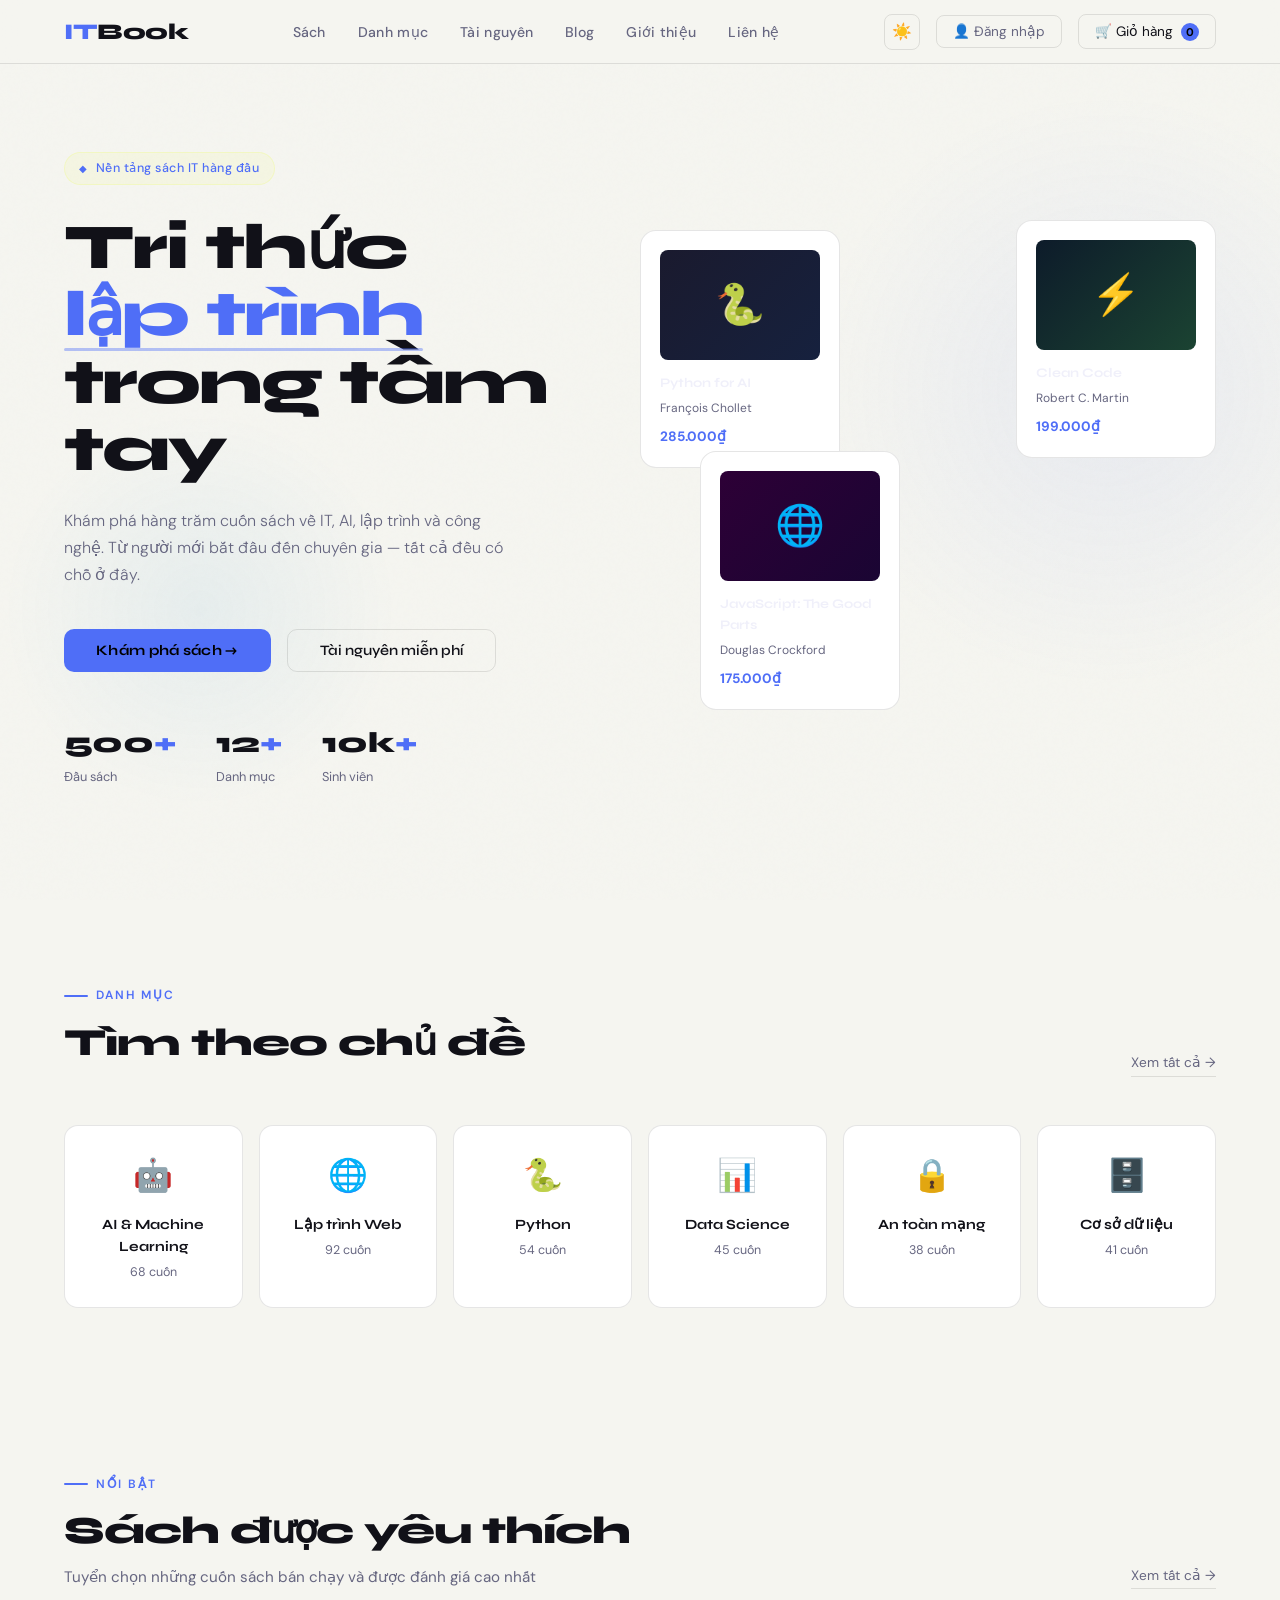
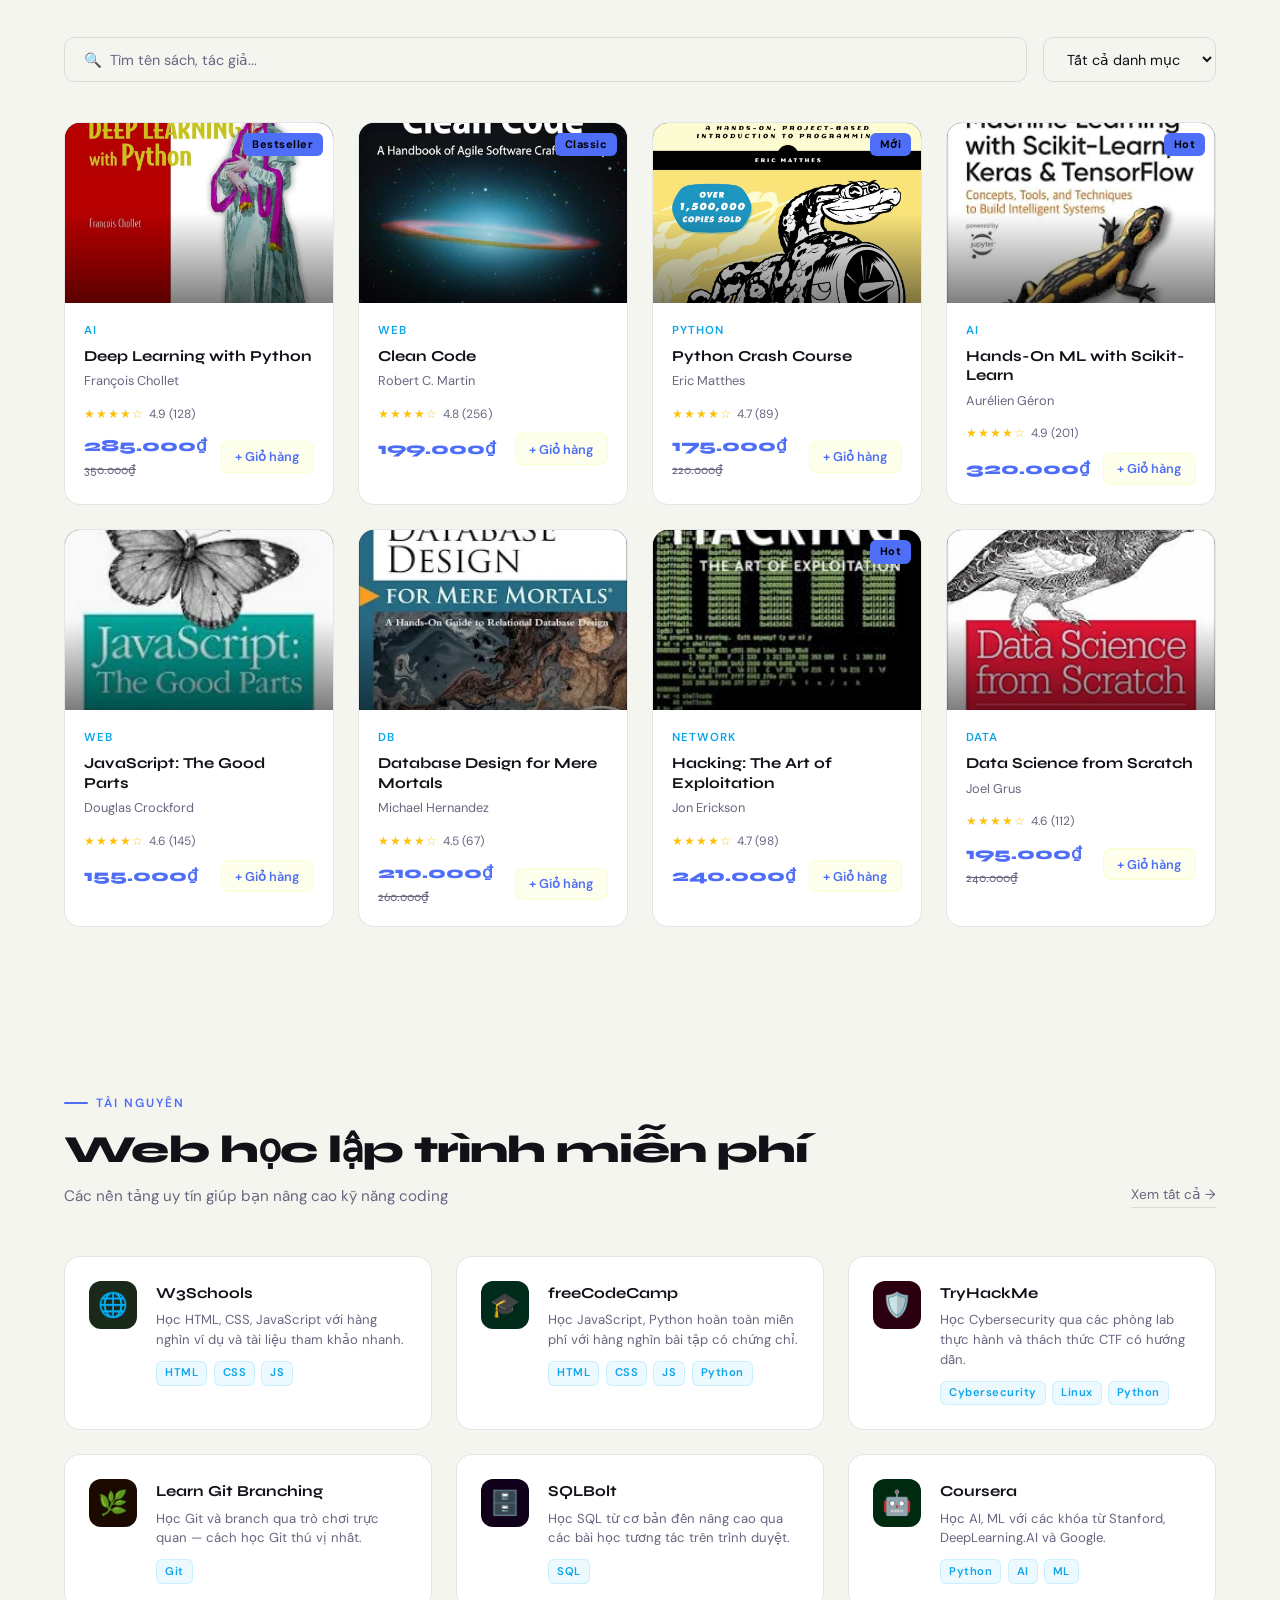
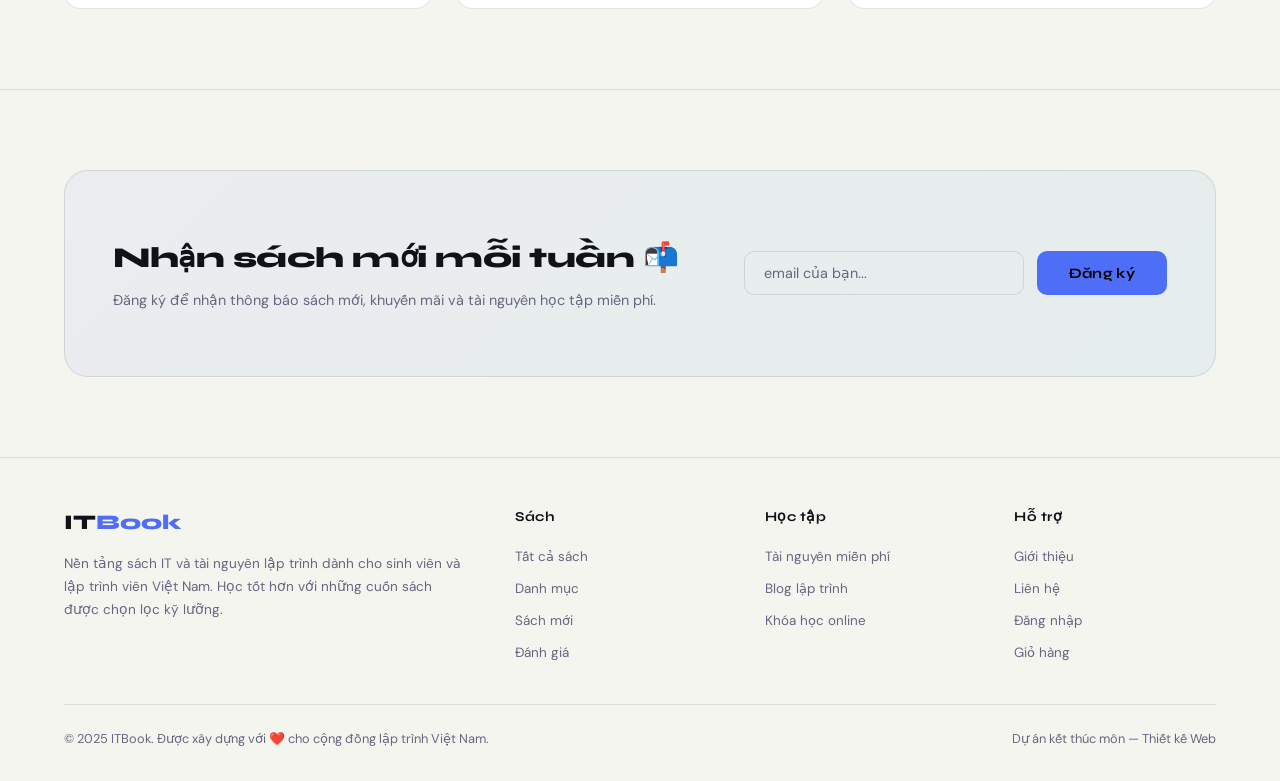
<file: index.html>
<!DOCTYPE html>
<html lang="vi">
<head>
  <meta charset="UTF-8" />
  <meta name="viewport" content="width=device-width, initial-scale=1.0" />
  <title>ITBook — Sách & Tài nguyên Lập trình</title>
  <link href="https://fonts.googleapis.com/css2?family=Syne:wght@400;600;700;800&family=DM+Sans:ital,wght@0,300;0,400;0,500;1,300&display=swap" rel="stylesheet" />
  <link href="css/style1.css" rel="stylesheet"/>
</head>
<body>

  <!-- NAVBAR -->
  <nav>
    <a href="index.html" class="nav-logo">IT<span>Book</span></a>
    <ul class="nav-links">
      <li><a href="html/books.html">Sách</a></li>
      <li><a href="html/categories.html">Danh mục</a></li>
      <li><a href="html/resources.html">Tài nguyên</a></li>
      <li><a href="html/blog.html">Blog</a></li>
      <li><a href="html/about.html">Giới thiệu</a></li>
      <li><a href="html/contact.html">Liên hệ</a></li>
    </ul>
    <div class="nav-actions">
      <button class="btn-dark-toggle" id="themeToggle" title="Chuyển giao diện">☀️</button>
      <button class="btn-login" onclick="location.href='html/auth.html'">👤 Đăng nhập</button>
      <button class="btn-cart" onclick="location.href='html/cart.html'">
        🛒 Giỏ hàng <span class="cart-count" id="cartCount">0</span>
      </button>
    </div>
  </nav>

  <!-- HERO -->
  <section class="hero">
    <div class="hero-glow"></div>
    <div class="hero-glow2"></div>

    <div class="hero-left">
      <div class="hero-badge">Nền tảng sách IT hàng đầu</div>
      <h1 class="hero-title">
        Tri thức<br><em>lập trình</em><br>trong tầm tay
      </h1>
      <p class="hero-sub">Khám phá hàng trăm cuốn sách về IT, AI, lập trình và công nghệ. Từ người mới bắt đầu đến chuyên gia — tất cả đều có chỗ ở đây.</p>
      <div class="hero-cta">
        <button class="btn-primary" onclick="location.href='html/books.html'">Khám phá sách →</button>
        <button class="btn-secondary" onclick="location.href='html/resources.html'">Tài nguyên miễn phí</button>
      </div>
      <div class="hero-stats">
        <div class="stat-item">
          <div class="stat-num">500<span>+</span></div>
          <div class="stat-label">Đầu sách</div>
        </div>
        <div class="stat-item">
          <div class="stat-num">12<span>+</span></div>
          <div class="stat-label">Danh mục</div>
        </div>
        <div class="stat-item">
          <div class="stat-num">10k<span>+</span></div>
          <div class="stat-label">Sinh viên</div>
        </div>
      </div>
    </div>

    <div class="hero-right">
      <div class="book-float">
        <div class="book-cover" style="background: linear-gradient(135deg,#1a1a2e,#16213e);">🐍</div>
        <div class="book-title-small">Python for AI</div>
        <div class="book-author-small">François Chollet</div>
        <div class="book-price-small">285.000₫</div>
      </div>
      <div class="book-float">
        <div class="book-cover" style="background: linear-gradient(135deg,#0d1b2a,#1b4332);">⚡</div>
        <div class="book-title-small">Clean Code</div>
        <div class="book-author-small">Robert C. Martin</div>
        <div class="book-price-small">199.000₫</div>
      </div>
      <div class="book-float">
        <div class="book-cover" style="background: linear-gradient(135deg,#2d0036,#1a0533);">🌐</div>
        <div class="book-title-small">JavaScript: The Good Parts</div>
        <div class="book-author-small">Douglas Crockford</div>
        <div class="book-price-small">175.000₫</div>
      </div>
    </div>
  </section>

  <!-- CATEGORIES -->
  <section class="categories fade-in">
    <div class="section-header">
      <div>
        <div class="section-label">Danh mục</div>
        <h2 class="section-title">Tìm theo chủ đề</h2>
      </div>
      <a href="html/categories.html" class="link-all">Xem tất cả →</a>
    </div>
    <div class="cat-grid">
      <div class="cat-card" onclick="filterBooks('ai')">
        <div class="cat-icon">🤖</div>
        <div class="cat-name">AI & Machine Learning</div>
        <div class="cat-count">68 cuốn</div>
      </div>
      <div class="cat-card" onclick="filterBooks('web')">
        <div class="cat-icon">🌐</div>
        <div class="cat-name">Lập trình Web</div>
        <div class="cat-count">92 cuốn</div>
      </div>
      <div class="cat-card" onclick="filterBooks('python')">
        <div class="cat-icon">🐍</div>
        <div class="cat-name">Python</div>
        <div class="cat-count">54 cuốn</div>
      </div>
      <div class="cat-card" onclick="filterBooks('data')">
        <div class="cat-icon">📊</div>
        <div class="cat-name">Data Science</div>
        <div class="cat-count">45 cuốn</div>
      </div>
      <div class="cat-card" onclick="filterBooks('network')">
        <div class="cat-icon">🔒</div>
        <div class="cat-name">An toàn mạng</div>
        <div class="cat-count">38 cuốn</div>
      </div>
      <div class="cat-card" onclick="filterBooks('db')">
        <div class="cat-icon">🗄️</div>
        <div class="cat-name">Cơ sở dữ liệu</div>
        <div class="cat-count">41 cuốn</div>
      </div>
    </div>
  </section>

  <!-- FEATURED BOOKS -->
  <section class="fade-in">
    <div class="section-header">
      <div>
        <div class="section-label">Nổi bật</div>
        <h2 class="section-title">Sách được yêu thích</h2>
        <p class="section-sub">Tuyển chọn những cuốn sách bán chạy và được đánh giá cao nhất</p>
      </div>
      <a href="html/books.html" class="link-all">Xem tất cả →</a>
    </div>

    <!-- Search & Filter -->
    <div class="search-wrap">
      <input class="search-input" type="text" id="searchInput" placeholder="🔍  Tìm tên sách, tác giả..." oninput="searchBooks()" />
      <select class="filter-select" id="filterSelect" onchange="searchBooks()">
        <option value="all">Tất cả danh mục</option>
        <option value="ai">AI & ML</option>
        <option value="web">Lập trình Web</option>
        <option value="python">Python</option>
        <option value="data">Data Science</option>
        <option value="network">Bảo mật</option>
        <option value="db">Cơ sở dữ liệu</option>
      </select>
    </div>

    <div class="books-grid" id="booksGrid"></div>
  </section>

  <!-- RESOURCES -->
  <section class="resources fade-in">
    <div class="section-header">
      <div>
        <div class="section-label">Tài nguyên</div>
        <h2 class="section-title">Web học lập trình miễn phí</h2>
        <p class="section-sub">Các nền tảng uy tín giúp bạn nâng cao kỹ năng coding</p>
      </div>
      <a href="html/resources.html" class="link-all">Xem tất cả →</a>
    </div>
    <div class="resource-grid" id="resourceGrid"></div>
  </section>

  <!-- NEWSLETTER -->
  <section class="newsletter fade-in">
    <div class="newsletter-inner">
      <div>
        <div class="nl-title">Nhận sách mới mỗi tuần 📬</div>
        <div class="nl-sub">Đăng ký để nhận thông báo sách mới, khuyến mãi và tài nguyên học tập miễn phí.</div>
      </div>
      <div class="nl-form">
        <input class="nl-input" type="email" id="nlEmail" placeholder="email của bạn..." />
        <button class="btn-primary" onclick="subscribeNewsletter()">Đăng ký</button>
      </div>
    </div>
  </section>

  <!-- FOOTER -->
  <footer>
    <div class="footer-grid">
      <div>
        <div class="footer-brand-name">IT<span>Book</span></div>
        <p class="footer-desc">Nền tảng sách IT và tài nguyên lập trình dành cho sinh viên và lập trình viên Việt Nam. Học tốt hơn với những cuốn sách được chọn lọc kỹ lưỡng.</p>
      </div>
      <div>
        <div class="footer-col-title">Sách</div>
        <ul class="footer-links">
          <li><a href="html/books.html">Tất cả sách</a></li>
          <li><a href="html/categories.html">Danh mục</a></li>
          <li><a href="html/book-detail.html">Sách mới</a></li>
          <li><a href="html/reviews.html">Đánh giá</a></li>
        </ul>
      </div>
      <div>
        <div class="footer-col-title">Học tập</div>
        <ul class="footer-links">
          <li><a href="html/resources.html">Tài nguyên miễn phí</a></li>
          <li><a href="html/blog.html">Blog lập trình</a></li>
          <li><a href="html/resources.html">Khóa học online</a></li>
        </ul>
      </div>
      <div>
        <div class="footer-col-title">Hỗ trợ</div>
        <ul class="footer-links">
          <li><a href="html/about.html">Giới thiệu</a></li>
          <li><a href="html/contact.html">Liên hệ</a></li>
          <li><a href="html/auth.html">Đăng nhập</a></li>
          <li><a href="html/cart.html">Giỏ hàng</a></li>
        </ul>
      </div>
    </div>
    <div class="footer-bottom">
      <div class="footer-copy">© 2025 ITBook. Được xây dựng với ❤️ cho cộng đồng lập trình Việt Nam.</div>
      <div class="footer-copy">Dự án kết thúc môn — Thiết kế Web</div>
    </div>
  </footer>

  <!-- TOAST -->
  <div id="toast"></div>

  <script src="js/lib1.js"></script>
</body>
</html>
</file>
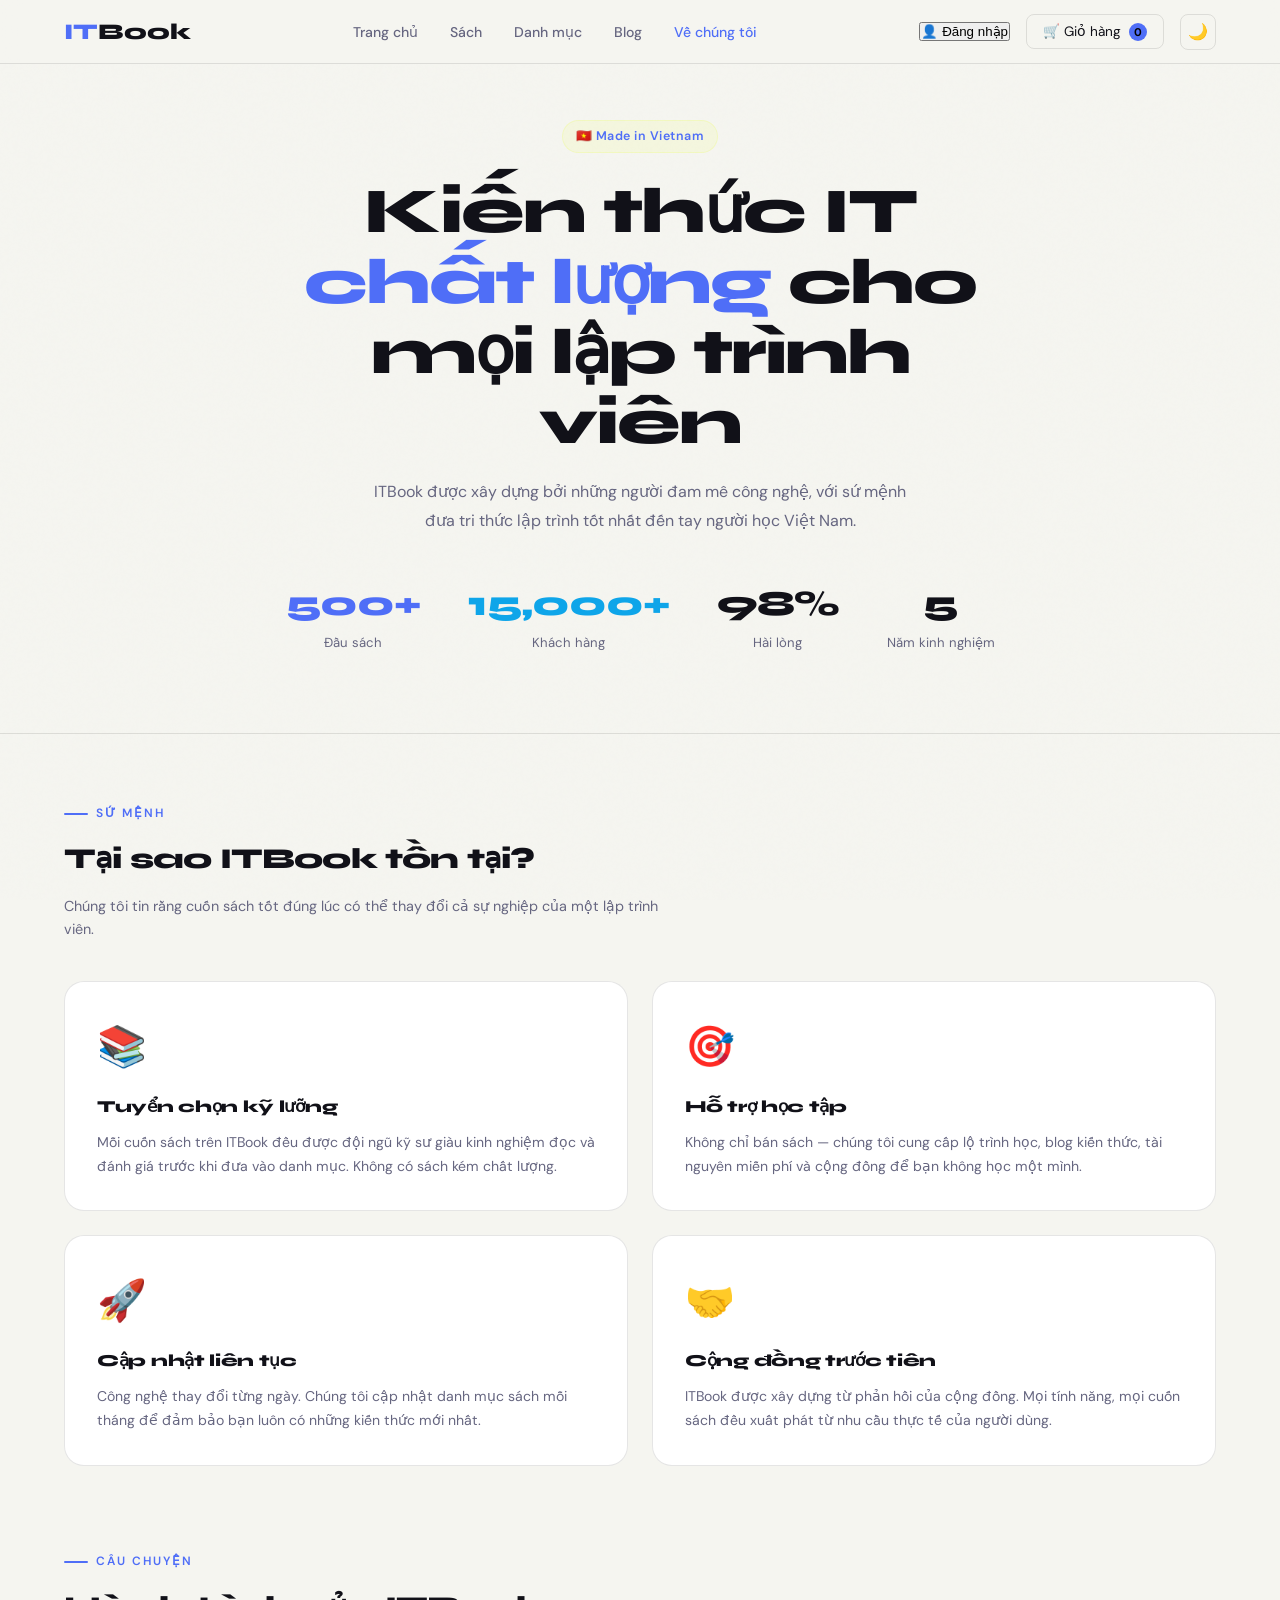
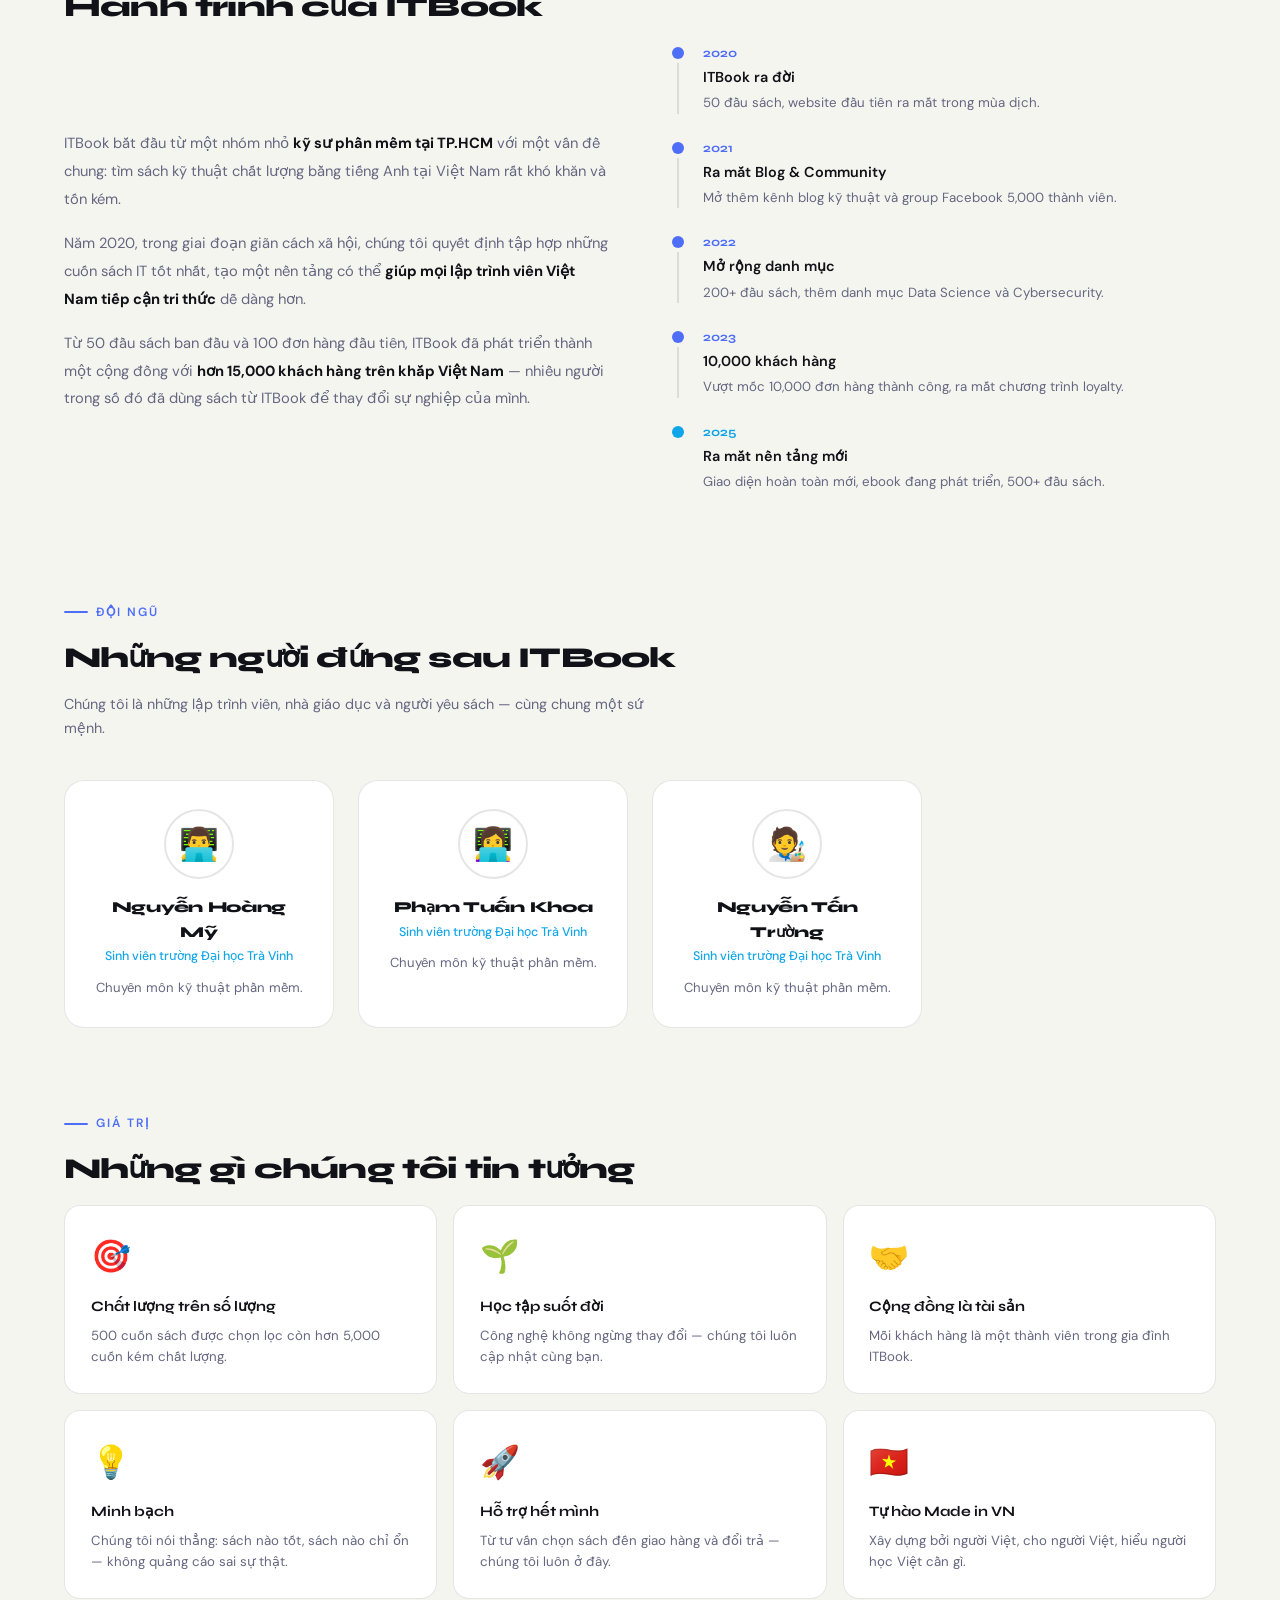
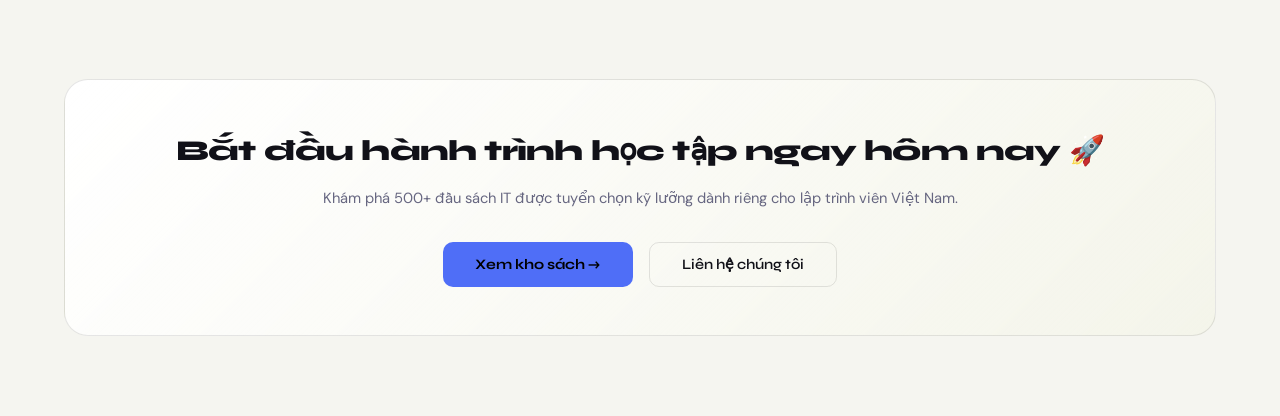
<file: html/about.html>
<!DOCTYPE html>
<html lang="vi">
<head>
  <meta charset="UTF-8" />
  <meta name="viewport" content="width=device-width, initial-scale=1.0" />
  <title>Về chúng tôi — ITBook</title>
  <link href="https://fonts.googleapis.com/css2?family=Syne:wght@400;600;700;800&family=DM+Sans:wght@300;400;500&display=swap" rel="stylesheet" />
  <link href="../css/style5.css" rel="stylesheet" />
</head>
<body>

<nav>
  <div class="nav-logo">IT<span>Book</span></div>
  <ul class="nav-links">
    <li><a href="../index.html">Trang chủ</a></li>
    <li><a href="books.html">Sách</a></li>
    <li><a href="categories.html">Danh mục</a></li>
    <li><a href="blog.html">Blog</a></li>
    <li><a href="about.html" class="active">Về chúng tôi</a></li>
  </ul>
  <div class="nav-actions">
    <button class="btn-login" onclick="location.href='auth.html'">👤 Đăng nhập</button>
      <button class="btn-cart" onclick="location.href='cart.html'">
      🛒 Giỏ hàng <div class="cart-count" id="cartCount">0</div>
    </button>
    <button class="btn-dark-toggle" id="themeToggle">🌙</button>
  </div>
</nav>

<!-- HERO -->
<div class="hero">
  <div class="hero-badge">🇻🇳 Made in Vietnam</div>
  <h1 class="hero-title">Kiến thức IT <em>chất lượng</em> cho mọi lập trình viên</h1>
  <p class="hero-desc">ITBook được xây dựng bởi những người đam mê công nghệ, với sứ mệnh đưa tri thức lập trình tốt nhất đến tay người học Việt Nam.</p>
  <div class="hero-stats">
    <div class="hero-stat"><div class="hs-number" style="color:var(--accent)">500+</div><div class="hs-label">Đầu sách</div></div>
    <div class="hero-stat"><div class="hs-number" style="color:var(--accent2)">15,000+</div><div class="hs-label">Khách hàng</div></div>
    <div class="hero-stat"><div class="hs-number">98%</div><div class="hs-label">Hài lòng</div></div>
    <div class="hero-stat"><div class="hs-number">5</div><div class="hs-label">Năm kinh nghiệm</div></div>
  </div>
</div>

<div class="content">

  <!-- MISSION -->
  <div class="fade-in">
    <div class="section-label">Sứ mệnh</div>
    <h2 class="section-title">Tại sao ITBook tồn tại?</h2>
    <p class="section-sub">Chúng tôi tin rằng cuốn sách tốt đúng lúc có thể thay đổi cả sự nghiệp của một lập trình viên.</p>
    <div class="mission-grid">
      <div class="mission-card">
        <div class="mc-icon">📚</div>
        <div class="mc-title">Tuyển chọn kỹ lưỡng</div>
        <div class="mc-text">Mỗi cuốn sách trên ITBook đều được đội ngũ kỹ sư giàu kinh nghiệm đọc và đánh giá trước khi đưa vào danh mục. Không có sách kém chất lượng.</div>
      </div>
      <div class="mission-card">
        <div class="mc-icon">🎯</div>
        <div class="mc-title">Hỗ trợ học tập</div>
        <div class="mc-text">Không chỉ bán sách — chúng tôi cung cấp lộ trình học, blog kiến thức, tài nguyên miễn phí và cộng đồng để bạn không học một mình.</div>
      </div>
      <div class="mission-card">
        <div class="mc-icon">🚀</div>
        <div class="mc-title">Cập nhật liên tục</div>
        <div class="mc-text">Công nghệ thay đổi từng ngày. Chúng tôi cập nhật danh mục sách mỗi tháng để đảm bảo bạn luôn có những kiến thức mới nhất.</div>
      </div>
      <div class="mission-card">
        <div class="mc-icon">🤝</div>
        <div class="mc-title">Cộng đồng trước tiên</div>
        <div class="mc-text">ITBook được xây dựng từ phản hồi của cộng đồng. Mọi tính năng, mọi cuốn sách đều xuất phát từ nhu cầu thực tế của người dùng.</div>
      </div>
    </div>
  </div>

  <!-- STORY -->
  <div class="story-section fade-in">
    <div class="section-label">Câu chuyện</div>
    <h2 class="section-title">Hành trình của ITBook</h2>
    <div class="story-layout">
      <div class="story-text">
        <p>ITBook bắt đầu từ một nhóm nhỏ <strong>kỹ sư phần mềm tại TP.HCM</strong> với một vấn đề chung: tìm sách kỹ thuật chất lượng bằng tiếng Anh tại Việt Nam rất khó khăn và tốn kém.</p>
        <p>Năm 2020, trong giai đoạn giãn cách xã hội, chúng tôi quyết định tập hợp những cuốn sách IT tốt nhất, tạo một nền tảng có thể <strong>giúp mọi lập trình viên Việt Nam tiếp cận tri thức</strong> dễ dàng hơn.</p>
        <p>Từ 50 đầu sách ban đầu và 100 đơn hàng đầu tiên, ITBook đã phát triển thành một cộng đồng với <strong>hơn 15,000 khách hàng trên khắp Việt Nam</strong> — nhiều người trong số đó đã dùng sách từ ITBook để thay đổi sự nghiệp của mình.</p>
      </div>
      <div class="story-timeline">
        <div class="tl-item">
          <div class="tl-dot-col"><div class="tl-dot"></div><div class="tl-line"></div></div>
          <div><div class="tl-year">2020</div><div class="tl-title">ITBook ra đời</div><div class="tl-desc">50 đầu sách, website đầu tiên ra mắt trong mùa dịch.</div></div>
        </div>
        <div class="tl-item">
          <div class="tl-dot-col"><div class="tl-dot"></div><div class="tl-line"></div></div>
          <div><div class="tl-year">2021</div><div class="tl-title">Ra mắt Blog & Community</div><div class="tl-desc">Mở thêm kênh blog kỹ thuật và group Facebook 5,000 thành viên.</div></div>
        </div>
        <div class="tl-item">
          <div class="tl-dot-col"><div class="tl-dot"></div><div class="tl-line"></div></div>
          <div><div class="tl-year">2022</div><div class="tl-title">Mở rộng danh mục</div><div class="tl-desc">200+ đầu sách, thêm danh mục Data Science và Cybersecurity.</div></div>
        </div>
        <div class="tl-item">
          <div class="tl-dot-col"><div class="tl-dot"></div><div class="tl-line"></div></div>
          <div><div class="tl-year">2023</div><div class="tl-title">10,000 khách hàng</div><div class="tl-desc">Vượt mốc 10,000 đơn hàng thành công, ra mắt chương trình loyalty.</div></div>
        </div>
        <div class="tl-item">
          <div class="tl-dot-col"><div class="tl-dot" style="background:var(--accent2)"></div></div>
          <div><div class="tl-year" style="color:var(--accent2)">2025</div><div class="tl-title">Ra mắt nền tảng mới</div><div class="tl-desc">Giao diện hoàn toàn mới, ebook đang phát triển, 500+ đầu sách.</div></div>
        </div>
      </div>
    </div>
  </div>

  <!-- TEAM -->
  <div class="fade-in">
    <div class="section-label">Đội ngũ</div>
    <h2 class="section-title">Những người đứng sau ITBook</h2>
    <p class="section-sub">Chúng tôi là những lập trình viên, nhà giáo dục và người yêu sách — cùng chung một sứ mệnh.</p>
    <div class="team-grid">
      <div class="team-card">
        <div class="team-avatar">👨‍💻</div>
        <div class="team-name">Nguyễn Hoàng Mỹ</div>
        <div class="team-role">Sinh viên trường Đại học Trà Vinh</div>
        <div class="team-bio">Chuyên môn kỹ thuật phần mềm.</div>
      </div>
      <div class="team-card">
        <div class="team-avatar">👩‍💻</div>
        <div class="team-name">Phạm Tuấn Khoa</div>
        <div class="team-role">Sinh viên trường Đại học Trà Vinh</div>
        <div class="team-bio">Chuyên môn kỹ thuật phần mềm.</div>
      </div>
      <div class="team-card">
        <div class="team-avatar">🧑‍🎨</div>
        <div class="team-name">Nguyễn Tấn Trường</div>
        <div class="team-role">Sinh viên trường Đại học Trà Vinh</div>
        <div class="team-bio">Chuyên môn kỹ thuật phần mềm.</div>
      </div>
    </div>
  </div>

  <!-- VALUES -->
  <div class="fade-in">
    <div class="section-label">Giá trị</div>
    <h2 class="section-title">Những gì chúng tôi tin tưởng</h2>
    <div class="values-grid">
      <div class="value-card"><div class="value-icon">🎯</div><div class="value-title">Chất lượng trên số lượng</div><div class="value-text">500 cuốn sách được chọn lọc còn hơn 5,000 cuốn kém chất lượng.</div></div>
      <div class="value-card"><div class="value-icon">🌱</div><div class="value-title">Học tập suốt đời</div><div class="value-text">Công nghệ không ngừng thay đổi — chúng tôi luôn cập nhật cùng bạn.</div></div>
      <div class="value-card"><div class="value-icon">🤝</div><div class="value-title">Cộng đồng là tài sản</div><div class="value-text">Mỗi khách hàng là một thành viên trong gia đình ITBook.</div></div>
      <div class="value-card"><div class="value-icon">💡</div><div class="value-title">Minh bạch</div><div class="value-text">Chúng tôi nói thẳng: sách nào tốt, sách nào chỉ ổn — không quảng cáo sai sự thật.</div></div>
      <div class="value-card"><div class="value-icon">🚀</div><div class="value-title">Hỗ trợ hết mình</div><div class="value-text">Từ tư vấn chọn sách đến giao hàng và đổi trả — chúng tôi luôn ở đây.</div></div>
      <div class="value-card"><div class="value-icon">🇻🇳</div><div class="value-title">Tự hào Made in VN</div><div class="value-text">Xây dựng bởi người Việt, cho người Việt, hiểu người học Việt cần gì.</div></div>
    </div>
  </div>

  <!-- CTA -->
  <div class="cta-box fade-in">
    <div class="cta-title">Bắt đầu hành trình học tập ngay hôm nay 🚀</div>
    <div class="cta-sub">Khám phá 500+ đầu sách IT được tuyển chọn kỹ lưỡng dành riêng cho lập trình viên Việt Nam.</div>
    <div class="cta-btns">
      <button class="btn-cta-primary" onclick="location.href='books.html'">Xem kho sách →</button>
      <button class="btn-cta-secondary" onclick="location.href='contact.html'">Liên hệ chúng tôi</button>
    </div>
  </div>

</div>

<script src="../js/lib5.js"></script>
</body>
</html>
</file>
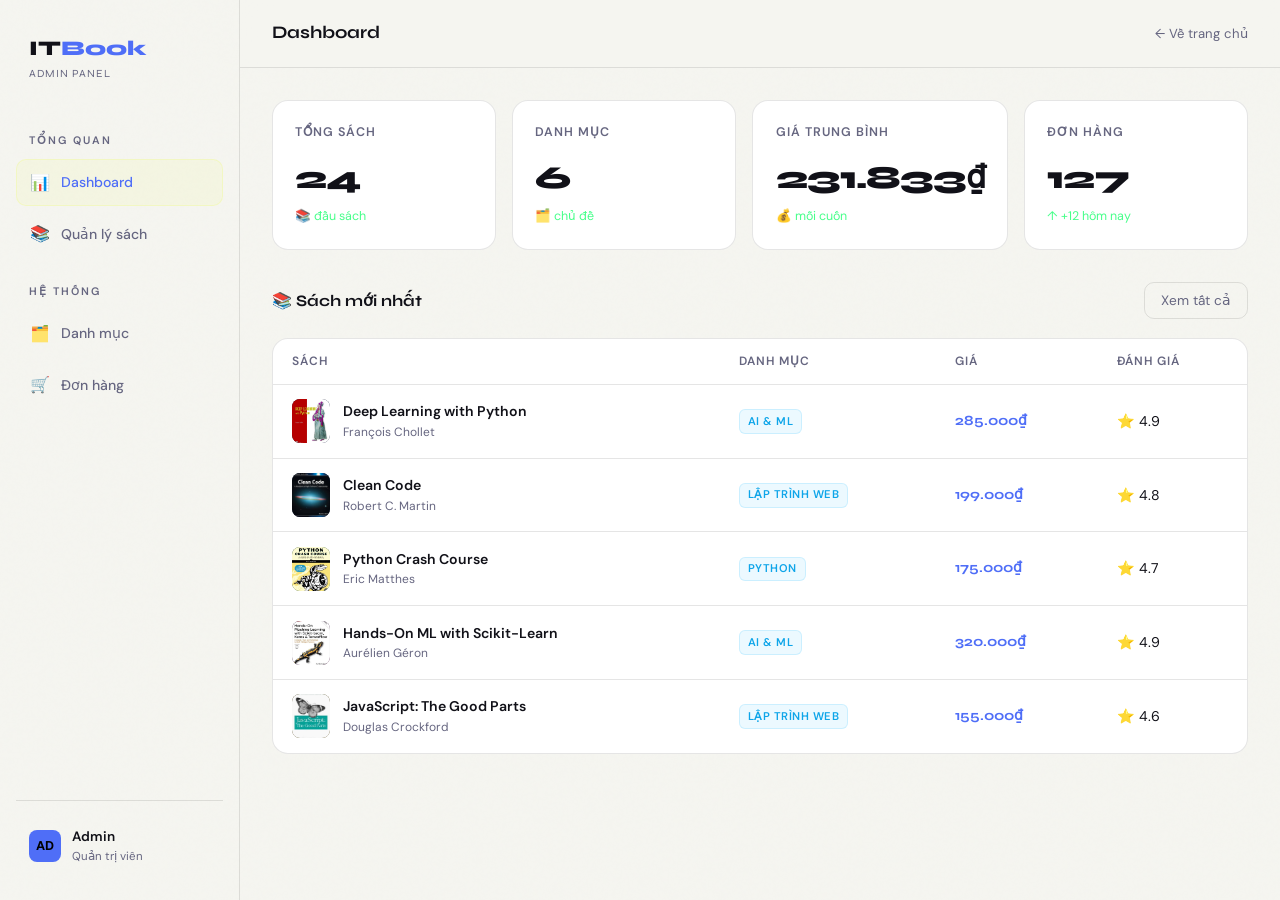
<file: html/admin.html>
<!DOCTYPE html>
<html lang="vi">
<head>
  <meta charset="UTF-8" />
  <meta name="viewport" content="width=device-width, initial-scale=1.0" />
  <title>Quản lý — ITBook Admin</title>
  <link href="https://fonts.googleapis.com/css2?family=Syne:wght@400;600;700;800&family=DM+Sans:wght@300;400;500&display=swap" rel="stylesheet" />
  <link href="../css/style6.css" rel="stylesheet"/>
</head>
<body>

<!-- SIDEBAR -->
<div class="sidebar">
  <div class="sidebar-logo">IT<span>Book</span><small>Admin Panel</small></div>

  <div class="sidebar-section">Tổng quan</div>
  <div class="nav-item active" onclick="showPanel('dashboard',this)"><span class="icon">📊</span> Dashboard</div>
  <div class="nav-item" onclick="showPanel('books',this)"><span class="icon">📚</span> Quản lý sách</div>

  <div class="sidebar-section">Hệ thống</div>
  <div class="nav-item" onclick="showPanel('categories',this)"><span class="icon">🗂️</span> Danh mục</div>
  <div class="nav-item" onclick="showPanel('orders',this)"><span class="icon">🛒</span> Đơn hàng</div>

  <div class="sidebar-footer">
    <div class="admin-user">
      <div class="admin-avatar">AD</div>
      <div><div class="admin-name">Admin</div><div class="admin-role">Quản trị viên</div></div>
    </div>
  </div>
</div>

<!-- MAIN -->
<div class="main">

  <!-- TOPBAR -->
  <div class="topbar">
    <div class="topbar-title" id="topbarTitle">Dashboard</div>
    <div class="topbar-actions">
      <a href="../index.html" class="topbar-link">← Về trang chủ</a>
      <button class="btn-primary" id="btnAddBook" onclick="openAddModal()" style="display:none">+ Thêm sách</button>
    </div>
  </div>

  <!-- DASHBOARD PANEL -->
  <div class="panel active" id="panel-dashboard">
    <div class="stats-row">
      <div class="stat-card">
        <div class="stat-label">Tổng sách</div>
        <div class="stat-value" id="statTotal">0</div>
        <div class="stat-change">📚 đầu sách</div>
      </div>
      <div class="stat-card">
        <div class="stat-label">Danh mục</div>
        <div class="stat-value">6</div>
        <div class="stat-change">🗂️ chủ đề</div>
      </div>
      <div class="stat-card">
        <div class="stat-label">Giá trung bình</div>
        <div class="stat-value" id="statAvg">0₫</div>
        <div class="stat-change">💰 mỗi cuốn</div>
      </div>
      <div class="stat-card">
        <div class="stat-label">Đơn hàng</div>
        <div class="stat-value">127</div>
        <div class="stat-change">↑ +12 hôm nay</div>
      </div>
    </div>

    <div class="section-hd"><h2>📚 Sách mới nhất</h2><button class="btn-secondary" onclick="showPanel('books', document.querySelector('.nav-item:nth-child(3)'))">Xem tất cả</button></div>
    <div class="table-wrap">
      <table>
        <thead><tr><th>Sách</th><th>Danh mục</th><th>Giá</th><th>Đánh giá</th></tr></thead>
        <tbody id="dashRecentBooks"></tbody>
      </table>
    </div>
  </div>

  <!-- BOOKS PANEL -->
  <div class="panel" id="panel-books">
    <div class="table-wrap">
      <div class="table-toolbar">
        <input class="search-input" type="text" id="bookSearch" placeholder="🔍 Tìm tên sách, tác giả..." oninput="renderTable()" />
        <select class="filter-sel" id="catFilter" onchange="renderTable()">
          <option value="all">Tất cả danh mục</option>
          <option value="ai">AI & ML</option>
          <option value="web">Lập trình Web</option>
          <option value="python">Python</option>
          <option value="data">Data Science</option>
          <option value="network">Bảo mật</option>
          <option value="db">Cơ sở dữ liệu</option>
        </select>
        <select class="filter-sel" id="sortFilter" onchange="renderTable()">
          <option value="default">Mặc định</option>
          <option value="price-asc">Giá tăng dần</option>
          <option value="price-desc">Giá giảm dần</option>
          <option value="rating">Đánh giá cao</option>
          <option value="name">Tên A-Z</option>
        </select>
      </div>
      <table>
        <thead>
          <tr>
            <th>Sách</th>
            <th>Danh mục</th>
            <th>Giá bán</th>
            <th>Giá gốc</th>
            <th>Đánh giá</th>
            <th>Trạng thái</th>
            <th>Thao tác</th>
          </tr>
        </thead>
        <tbody id="bookTable"></tbody>
      </table>
      <div class="pagination" id="pagination"></div>
    </div>
  </div>

  <!-- CATEGORIES PANEL -->
  <div class="panel" id="panel-categories">
    <div class="table-wrap">
      <table>
        <thead><tr><th>Danh mục</th><th>Số sách</th><th>Mô tả</th></tr></thead>
        <tbody id="catTable"></tbody>
      </table>
    </div>
  </div>

  <!-- ORDERS PANEL -->
  <div class="panel" id="panel-orders">
    <div class="table-wrap">
      <table>
        <thead><tr><th>Mã đơn</th><th>Sách</th><th>Số lượng</th><th>Tổng tiền</th><th>Trạng thái</th></tr></thead>
        <tbody id="ordersTable"></tbody>
      </table>
    </div>
  </div>

</div><!-- end .main -->

<!-- ADD/EDIT MODAL -->
<div class="modal-overlay" id="bookModal">
  <div class="modal">
    <div class="modal-title">
      <span id="modalTitle">➕ Thêm sách mới</span>
      <button class="modal-close" onclick="closeModal()">✕</button>
    </div>
    <div class="form-grid">
      <div class="form-group full">
        <label class="form-label">Tên sách *</label>
        <input class="form-input" id="fTitle" placeholder="Nhập tên sách..." />
      </div>
      <div class="form-group">
        <label class="form-label">Tác giả *</label>
        <input class="form-input" id="fAuthor" placeholder="Tên tác giả..." />
      </div>
      <div class="form-group">
        <label class="form-label">Danh mục *</label>
        <select class="form-select" id="fCat">
          <option value="ai">🤖 AI & ML</option>
          <option value="web">🌐 Lập trình Web</option>
          <option value="python">🐍 Python</option>
          <option value="data">📊 Data Science</option>
          <option value="network">🔒 Bảo mật</option>
          <option value="db">🗄️ Cơ sở dữ liệu</option>
        </select>
      </div>
      <div class="form-group">
        <label class="form-label">Giá bán (₫) *</label>
        <input class="form-input" id="fPrice" type="number" placeholder="185000" min="0" />
      </div>
      <div class="form-group">
        <label class="form-label">Giá gốc (₫)</label>
        <input class="form-input" id="fOldPrice" type="number" placeholder="Để trống nếu không có" min="0" />
      </div>
      <div class="form-group">
        <label class="form-label">Đánh giá (1-5)</label>
        <input class="form-input" id="fRating" type="number" placeholder="4.5" min="1" max="5" step="0.1" />
      </div>
      <div class="form-group">
        <label class="form-label">Số lượt đánh giá</label>
        <input class="form-input" id="fReviews" type="number" placeholder="0" min="0" />
      </div>
      <div class="form-group">
        <label class="form-label">Badge</label>
        <select class="form-select" id="fBadge">
          <option value="">Không có</option>
          <option value="Mới">Mới</option>
          <option value="Hot">Hot</option>
          <option value="Bestseller">Bestseller</option>
          <option value="Classic">Classic</option>
          <option value="Advanced">Advanced</option>
        </select>
      </div>
      <div class="form-group full">
        <label class="form-label">Mô tả ngắn</label>
        <textarea class="form-textarea" id="fDesc" placeholder="Mô tả nội dung sách..."></textarea>
      </div>
    </div>
    <div class="modal-footer">
      <button class="btn-cancel" onclick="closeModal()">Hủy</button>
      <button class="btn-save" onclick="saveBook()">💾 Lưu sách</button>
    </div>
  </div>
</div>

<!-- CONFIRM DELETE -->
<div class="modal-overlay" id="confirmModal">
  <div class="modal confirm-modal">
    <div class="confirm-icon">🗑️</div>
    <div class="modal-title" style="justify-content:center">Xác nhận xóa</div>
    <div class="confirm-text" id="confirmText">Bạn có chắc muốn xóa sách này không? Hành động này không thể hoàn tác.</div>
    <div class="modal-footer" style="justify-content:center">
      <button class="btn-cancel" onclick="closeConfirm()">Hủy</button>
      <button class="btn-save" style="background:var(--red)" onclick="confirmDelete()">🗑️ Xóa</button>
    </div>
  </div>
</div>

<div id="toast"></div>
<script src="../js/lib6.js"></script>
</body>
</html>
</file>
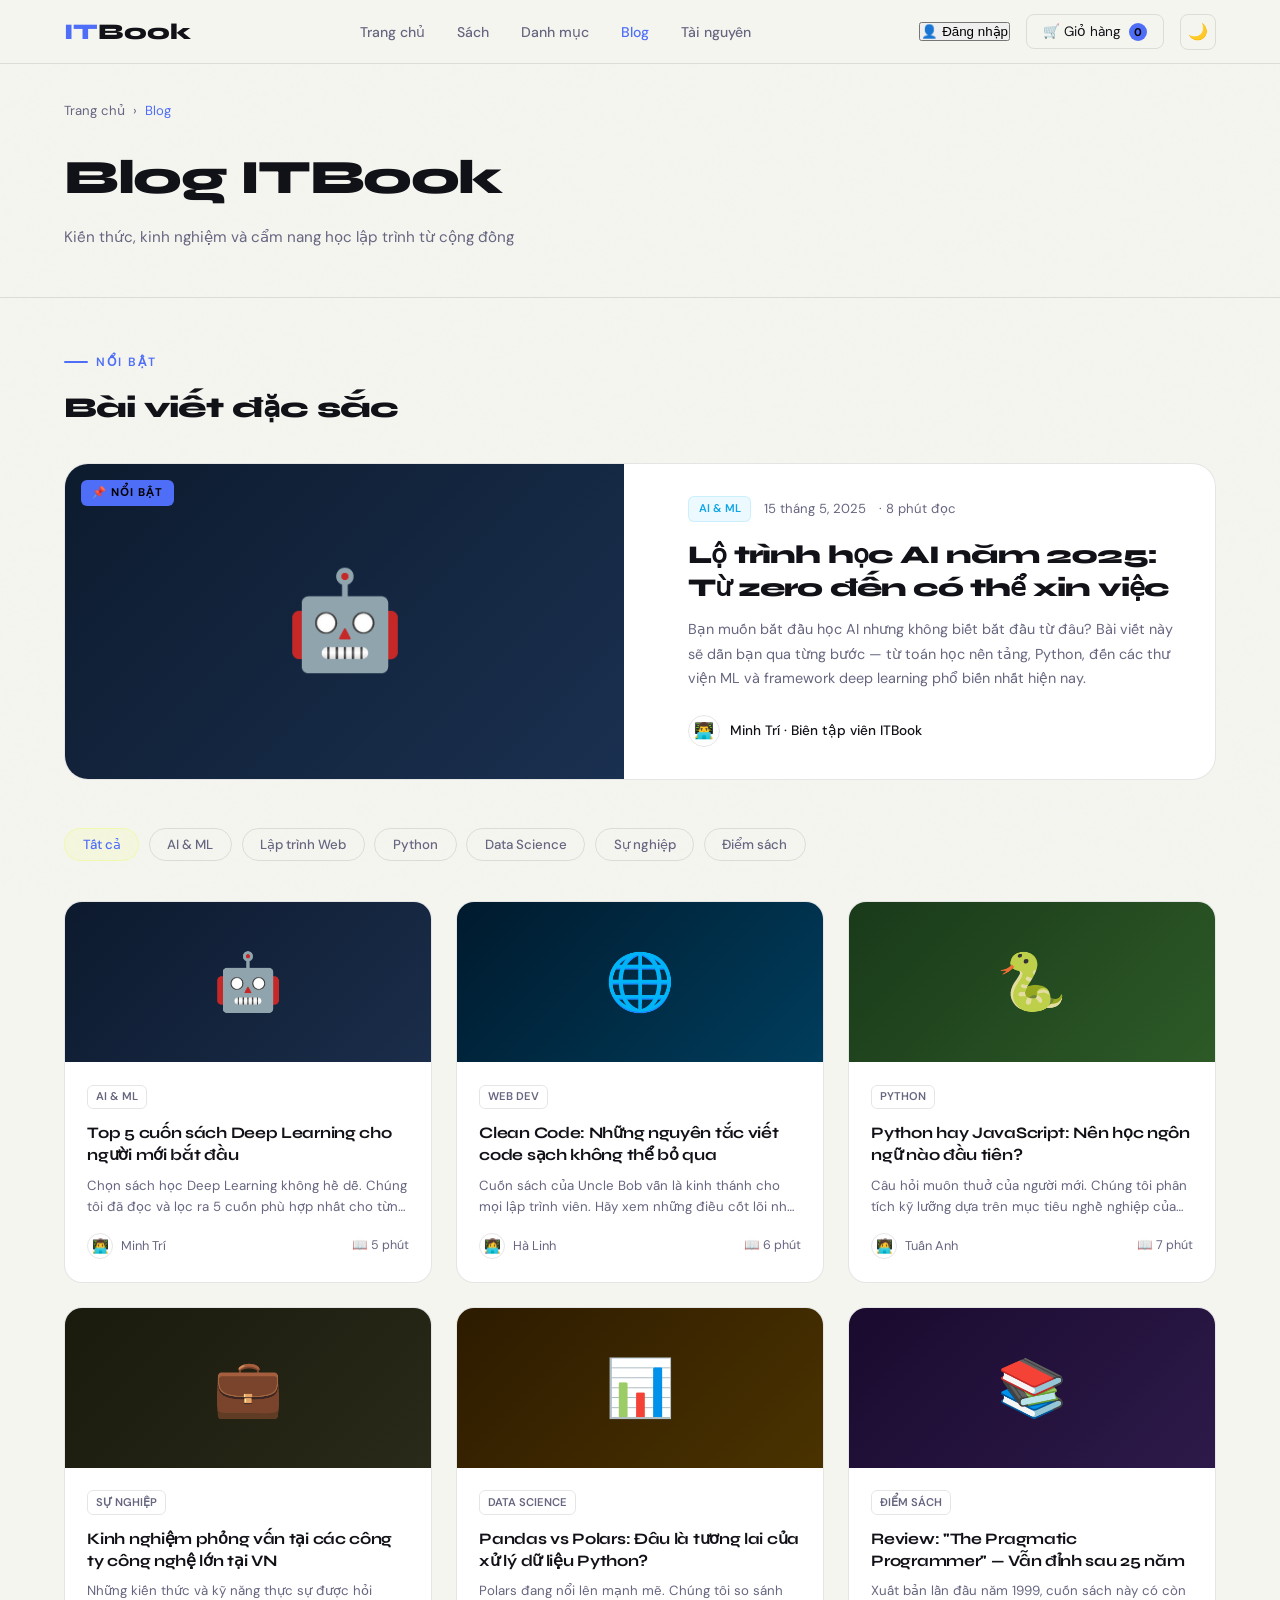
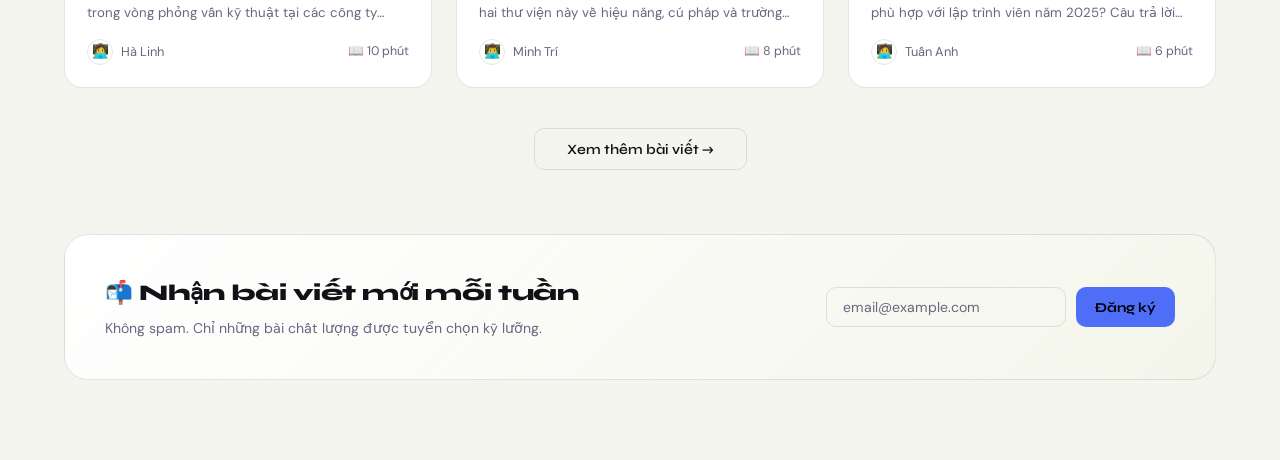
<file: html/blog.html>
<!DOCTYPE html>
<html lang="vi">
<head>
  <meta charset="UTF-8" />
  <meta name="viewport" content="width=device-width, initial-scale=1.0" />
  <title>Blog — ITBook</title>
  <link href="https://fonts.googleapis.com/css2?family=Syne:wght@400;600;700;800&family=DM+Sans:wght@300;400;500&display=swap" rel="stylesheet" />
  <link href="../css/style8.css" rel="stylesheet" />
</head>
<body>

<nav>
  <div class="nav-logo">IT<span>Book</span></div>
  <ul class="nav-links">
    <li><a href="../index.html">Trang chủ</a></li>
    <li><a href="books.html">Sách</a></li>
    <li><a href="categories.html">Danh mục</a></li>
    <li><a href="blog.html" class="active">Blog</a></li>
    <li><a href="resources.html">Tài nguyên</a></li>
  </ul>
  <div class="nav-actions">
    <button class="btn-login" onclick="location.href='auth.html'">👤 Đăng nhập</button>
      <button class="btn-cart" onclick="location.href='cart.html'">
      🛒 Giỏ hàng <div class="cart-count" id="cartCount">0</div>
    </button>
    <button class="btn-dark-toggle" id="themeToggle">🌙</button>
  </div>
</nav>

<div class="page-header">
  <div class="breadcrumb">
    <a href="../index.html">Trang chủ</a> <span>›</span> <span class="cur">Blog</span>
  </div>
  <h1 class="page-title">Blog ITBook</h1>
  <p class="page-sub">Kiến thức, kinh nghiệm và cẩm nang học lập trình từ cộng đồng</p>
</div>

<div class="content">

  <!-- FEATURED -->
  <div class="section-label">Nổi bật</div>
  <h2 class="section-title" style="margin-bottom:2rem">Bài viết đặc sắc</h2>

  <div class="featured-post fade-in" onclick="location.href='#'">
    <div class="featured-cover" style="background:linear-gradient(135deg,#0d1b2e,#1a3050)">
      <span class="cover-label">📌 Nổi bật</span>
      🤖
    </div>
    <div class="featured-body">
      <div class="post-meta">
        <span class="post-tag">AI & ML</span>
        <span class="post-date">15 tháng 5, 2025</span>
        <span class="post-read">· 8 phút đọc</span>
      </div>
      <h2 class="featured-title">Lộ trình học AI năm 2025: Từ zero đến có thể xin việc</h2>
      <p class="featured-excerpt">Bạn muốn bắt đầu học AI nhưng không biết bắt đầu từ đâu? Bài viết này sẽ dẫn bạn qua từng bước — từ toán học nền tảng, Python, đến các thư viện ML và framework deep learning phổ biến nhất hiện nay.</p>
      <div class="post-author">
        <div class="author-avatar">👨‍💻</div>
        <span class="author-name">Minh Trí · Biên tập viên ITBook</span>
      </div>
    </div>
  </div>

  <!-- TABS -->
  <div class="filter-tabs" id="filterTabs">
    <button class="tab-btn active" data-filter="all">Tất cả</button>
    <button class="tab-btn" data-filter="ai">AI & ML</button>
    <button class="tab-btn" data-filter="web">Lập trình Web</button>
    <button class="tab-btn" data-filter="python">Python</button>
    <button class="tab-btn" data-filter="data">Data Science</button>
    <button class="tab-btn" data-filter="career">Sự nghiệp</button>
    <button class="tab-btn" data-filter="review">Điểm sách</button>
  </div>

  <!-- GRID -->
  <div class="blog-grid" id="blogGrid"></div>

  <div class="load-more-wrap">
    <button class="btn-load" onclick="loadMore()">Xem thêm bài viết →</button>
  </div>

  <!-- NEWSLETTER -->
  <div class="newsletter-box fade-in">
    <div class="newsletter-text">
      <div class="nl-title">📬 Nhận bài viết mới mỗi tuần</div>
      <div class="nl-sub">Không spam. Chỉ những bài chất lượng được tuyển chọn kỹ lưỡng.</div>
    </div>
    <div class="newsletter-form">
      <input type="email" class="nl-input" placeholder="email@example.com" id="nlEmail" />
      <button class="btn-subscribe" onclick="subscribe()">Đăng ký</button>
    </div>
  </div>

</div>

<div id="toast" style="position:fixed;bottom:2rem;left:50%;transform:translateX(-50%) translateY(20px);background:var(--bg3);border:1px solid var(--border);color:var(--text);padding:0.7rem 1.5rem;border-radius:10px;font-size:0.88rem;opacity:0;transition:all 0.3s;z-index:200;pointer-events:none;"></div>

<script src="../js/lib8.js"></script>
</body>
</html>
</file>
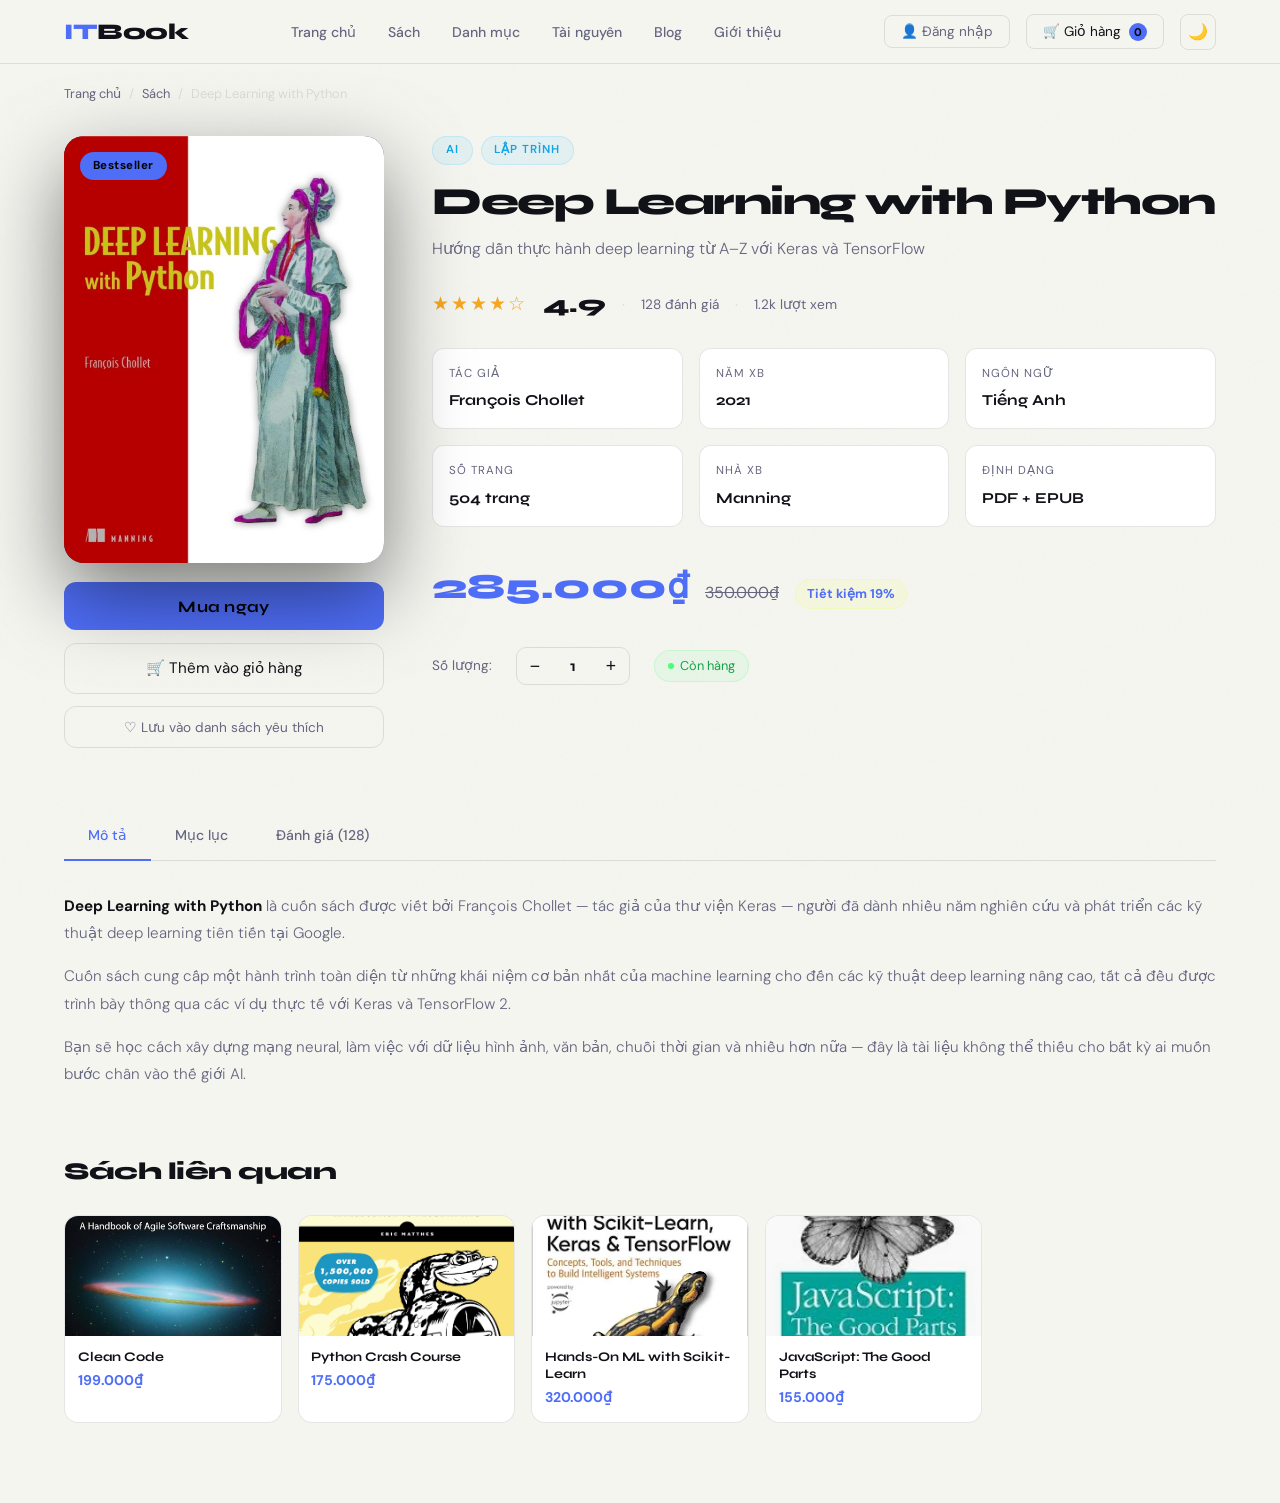
<file: html/book-detail.html>
<!DOCTYPE html>
<html lang="vi">
<head>
  <meta charset="UTF-8" />
  <meta name="viewport" content="width=device-width, initial-scale=1.0" />
  <title>Chi tiết sách — ITBook</title>
  <link href="https://fonts.googleapis.com/css2?family=Syne:wght@400;600;700;800&family=DM+Sans:ital,wght@0,300;0,400;0,500;1,300&display=swap" rel="stylesheet" />
  <link href="../css/style2.css" rel="stylesheet"/>
</head>
<body>

<nav>
  <a href="../index.html" class="nav-logo">IT<span>Book</span></a>
  <ul class="nav-links">
    <li><a href="../index.html">Trang chủ</a></li>
    <li><a href="books.html">Sách</a></li>
    <li><a href="categories.html">Danh mục</a></li>
    <li><a href="resources.html">Tài nguyên</a></li>
    <li><a href="blog.html">Blog</a></li>
    <li><a href="about.html">Giới thiệu</a></li>
  </ul>
  <div class="nav-actions">
    <button class="btn-login" onclick="location.href='auth.html'">👤 Đăng nhập</button>
      <button class="btn-cart" onclick="location.href='cart.html'">🛒 Giỏ hàng <span class="cart-count" id="cartCount">0</span></button>
    <button class="btn-dark-toggle" id="themeToggle">🌙</button>
  </div>
</nav>

<div class="breadcrumb">
  <a href="../index.html">Trang chủ</a><span>/</span>
  <a href="books.html">Sách</a><span>/</span>
  <span id="bcTitle">Deep Learning with Python</span>
</div>

<div class="main-wrap">
  <div class="book-hero">

    <!-- Cover -->
    <div class="cover-col">
      <div class="book-cover-big" id="bookCover">
        <span id="bookEmoji" style="position:absolute;top:0;left:0;width:100%;height:100%;z-index:1;display:flex;align-items:center;justify-content:center;font-size:5rem;">🤖</span>
        <span class="cover-badge" id="bookBadge">Bestseller</span>
      </div>
      <div class="cover-actions">
        <button class="btn-buy-now" onclick="buyNow()">Mua ngay</button>
        <button class="btn-add-cart-big" id="mainCartBtn" onclick="addToCart()">🛒 Thêm vào giỏ hàng</button>
        <button class="btn-wishlist">♡ Lưu vào danh sách yêu thích</button>
      </div>
    </div>

    <!-- Info -->
    <div class="info-col">
      <div class="book-cats">
        <span class="cat-pill" id="bookCat">AI / ML</span>
        <span class="cat-pill">Lập trình</span>
      </div>
      <h1 class="book-main-title" id="bookTitle">Deep Learning with Python</h1>
      <p class="book-subtitle" id="bookSubtitle">Hướng dẫn thực hành deep learning từ A–Z với Keras và TensorFlow</p>

      <div class="rating-bar">
        <div class="stars-big" id="bookStars">★★★★★</div>
        <div class="rating-score" id="bookRating">4.9</div>
        <span class="rating-sep">·</span>
        <div class="rating-detail" id="bookReviews">128 đánh giá</div>
        <span class="rating-sep">·</span>
        <div class="rating-detail">1.2k lượt xem</div>
      </div>

      <div class="meta-grid">
        <div class="meta-card"><div class="meta-label">Tác giả</div><div class="meta-value" id="bookAuthor">François Chollet</div></div>
        <div class="meta-card"><div class="meta-label">Năm XB</div><div class="meta-value">2021</div></div>
        <div class="meta-card"><div class="meta-label">Ngôn ngữ</div><div class="meta-value">Tiếng Anh</div></div>
        <div class="meta-card"><div class="meta-label">Số trang</div><div class="meta-value">504 trang</div></div>
        <div class="meta-card"><div class="meta-label">Nhà XB</div><div class="meta-value">Manning</div></div>
        <div class="meta-card"><div class="meta-label">Định dạng</div><div class="meta-value">PDF + EPUB</div></div>
      </div>

      <div class="price-block">
        <div class="price-main" id="bookPrice">285.000₫</div>
        <div class="price-old" id="bookOldPrice">350.000₫</div>
        <div class="price-save">Tiết kiệm 19%</div>
      </div>

      <div class="qty-wrap">
        <span class="qty-label">Số lượng:</span>
        <div class="qty-ctrl">
          <button class="qty-btn" onclick="changeQty(-1)">−</button>
          <input class="qty-num" type="text" id="qtyInput" value="1" readonly />
          <button class="qty-btn" onclick="changeQty(1)">+</button>
        </div>
        <span class="stock-badge"><span class="stock-dot"></span> Còn hàng</span>
      </div>
    </div>
  </div>

  <!-- TABS -->
  <div class="tabs">
    <button class="tab-btn active" onclick="switchTab(this,'desc')">Mô tả</button>
    <button class="tab-btn" onclick="switchTab(this,'toc')">Mục lục</button>
    <button class="tab-btn" onclick="switchTab(this,'reviews')">Đánh giá (128)</button>
  </div>

  <!-- Description -->
  <div class="tab-panel active" id="tab-desc">
    <div class="desc-text">
      <p><strong style="color:var(--text)">Deep Learning with Python</strong> là cuốn sách được viết bởi François Chollet — tác giả của thư viện Keras — người đã dành nhiều năm nghiên cứu và phát triển các kỹ thuật deep learning tiên tiến tại Google.</p>
      <p>Cuốn sách cung cấp một hành trình toàn diện từ những khái niệm cơ bản nhất của machine learning cho đến các kỹ thuật deep learning nâng cao, tất cả đều được trình bày thông qua các ví dụ thực tế với Keras và TensorFlow 2.</p>
      <p>Bạn sẽ học cách xây dựng mạng neural, làm việc với dữ liệu hình ảnh, văn bản, chuỗi thời gian và nhiều hơn nữa — đây là tài liệu không thể thiếu cho bất kỳ ai muốn bước chân vào thế giới AI.</p>
    </div>
  </div>

  <!-- TOC -->
  <div class="tab-panel" id="tab-toc">
    <ul class="toc-list">
      <li class="toc-item"><span class="toc-num">01</span> Giới thiệu về Deep Learning và AI</li>
      <li class="toc-item"><span class="toc-num">02</span> Nền tảng toán học của Neural Networks</li>
      <li class="toc-item"><span class="toc-num">03</span> Bắt đầu với Keras và TensorFlow</li>
      <li class="toc-item"><span class="toc-num">04</span> Phân loại và Hồi quy — Bài toán nền tảng</li>
      <li class="toc-item"><span class="toc-num">05</span> Machine Learning cơ bản — Quy trình & Thực hành</li>
      <li class="toc-item"><span class="toc-num">06</span> Convolutional Neural Networks và Thị giác máy tính</li>
      <li class="toc-item"><span class="toc-num">07</span> Recurrent Neural Networks và Xử lý chuỗi</li>
      <li class="toc-item"><span class="toc-num">08</span> Xử lý Ngôn ngữ Tự nhiên với Transformers</li>
      <li class="toc-item"><span class="toc-num">09</span> Generative Deep Learning — GANs, VAEs</li>
      <li class="toc-item"><span class="toc-num">10</span> Deep Learning nâng cao — Best Practices</li>
      <li class="toc-item"><span class="toc-num">11</span> Deploy mô hình AI vào thực tế</li>
      <li class="toc-item"><span class="toc-num">12</span> Xu hướng & Tương lai của Deep Learning</li>
    </ul>
  </div>

  <!-- Reviews -->
  <div class="tab-panel" id="tab-reviews">
    <div class="review-summary">
      <div class="review-score-big">
        <div class="score-num">4.9</div>
        <div class="score-stars">★★★★★</div>
        <div class="score-total">128 đánh giá</div>
      </div>
      <div class="score-bars">
        <div class="score-bar-row"><span class="bar-label">5</span><div class="bar-track"><div class="bar-fill" style="width:82%"></div></div><span class="bar-count">105</span></div>
        <div class="score-bar-row"><span class="bar-label">4</span><div class="bar-track"><div class="bar-fill" style="width:12%"></div></div><span class="bar-count">15</span></div>
        <div class="score-bar-row"><span class="bar-label">3</span><div class="bar-track"><div class="bar-fill" style="width:4%"></div></div><span class="bar-count">5</span></div>
        <div class="score-bar-row"><span class="bar-label">2</span><div class="bar-track"><div class="bar-fill" style="width:2%"></div></div><span class="bar-count">2</span></div>
        <div class="score-bar-row"><span class="bar-label">1</span><div class="bar-track"><div class="bar-fill" style="width:0%"></div></div><span class="bar-count">1</span></div>
      </div>
    </div>

    <div class="reviews-list" id="reviewsList">
      <div class="review-card">
        <div class="review-header"><span class="reviewer-name">Nguyễn Minh Khoa</span><span class="review-date">12 tháng 5, 2025</span></div>
        <div class="review-stars">★★★★★</div>
        <div class="review-text">Cuốn sách tốt nhất về deep learning mình từng đọc. François Chollet giải thích rất rõ ràng, từ lý thuyết đến thực hành đều có ví dụ minh hoạ cụ thể. Sau khi đọc xong mình đã có thể tự xây dựng mô hình CNN để nhận dạng hình ảnh.</div>
        <div class="review-helpful"><button class="helpful-btn">👍 Hữu ích (24)</button><button class="helpful-btn">Chia sẻ</button></div>
      </div>
      <div class="review-card">
        <div class="review-header"><span class="reviewer-name">Trần Thị Lan</span><span class="review-date">3 tháng 4, 2025</span></div>
        <div class="review-stars">★★★★★</div>
        <div class="review-text">Đây là sách bắt buộc phải đọc nếu muốn học AI/ML. Cách viết rất thực tế, không dài dòng lý thuyết. Đặc biệt phần về Transformers và NLP giải thích rất dễ hiểu.</div>
        <div class="review-helpful"><button class="helpful-btn">👍 Hữu ích (18)</button><button class="helpful-btn">Chia sẻ</button></div>
      </div>
      <div class="review-card">
        <div class="review-header"><span class="reviewer-name">Lê Văn Đức</span><span class="review-date">20 tháng 3, 2025</span></div>
        <div class="review-stars">★★★★☆</div>
        <div class="review-text">Nội dung rất tốt, phù hợp cho người đã biết Python cơ bản muốn chuyển sang học ML. Một điểm trừ nhỏ là một số phần nâng cao cần kiến thức toán khá sâu, nhưng nhìn chung là rất đáng mua.</div>
        <div class="review-helpful"><button class="helpful-btn">👍 Hữu ích (9)</button><button class="helpful-btn">Chia sẻ</button></div>
      </div>
    </div>

    <!-- Review Form -->
    <div class="review-form">
      <div class="form-title">✍️ Viết đánh giá của bạn</div>
      <div class="star-pick" id="starPick">
        <span onclick="pickStar(1)">★</span><span onclick="pickStar(2)">★</span>
        <span onclick="pickStar(3)">★</span><span onclick="pickStar(4)">★</span><span onclick="pickStar(5)">★</span>
      </div>
      <input class="form-input" type="text" id="reviewName" placeholder="Tên của bạn" />
      <textarea class="form-textarea" id="reviewText" placeholder="Chia sẻ cảm nhận về cuốn sách..."></textarea>
      <button class="btn-submit-review" onclick="submitReview()">Gửi đánh giá</button>
    </div>
  </div>

  <!-- Related Books -->
  <div class="related-section">
    <div class="related-title">Sách liên quan</div>
    <div class="related-grid" id="relatedGrid"></div>
  </div>
</div>

<div id="toast"></div>
<script src="../js/lib2.js"></script>
</body>
</html>
</file>
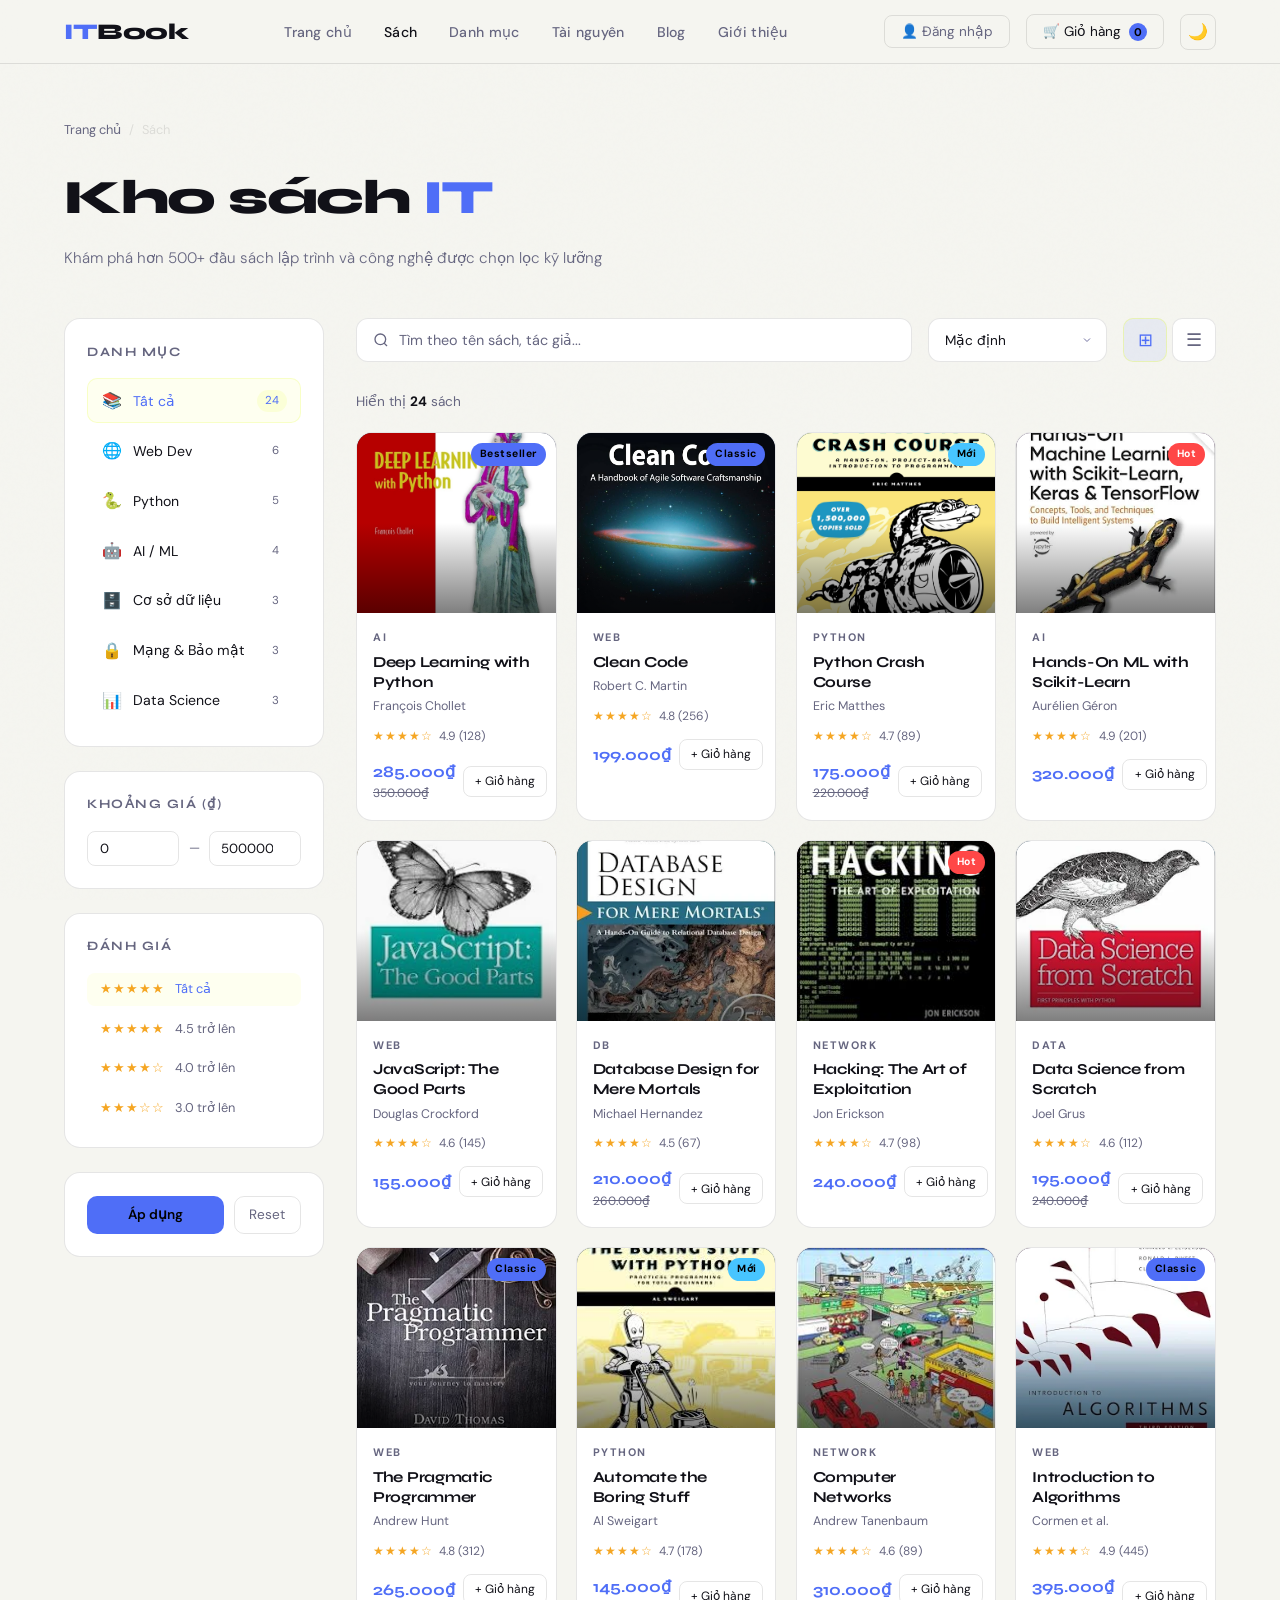
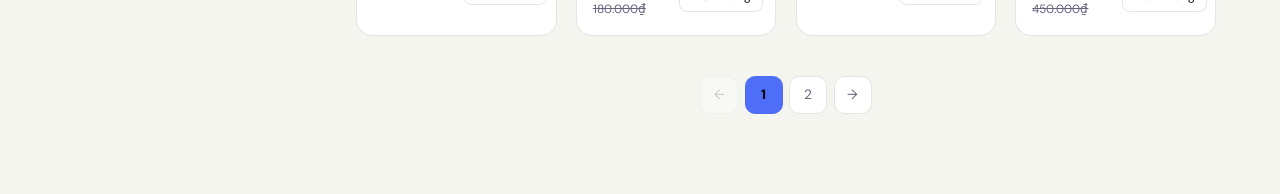
<file: html/books.html>
<!DOCTYPE html>
<html lang="vi">
<head>
  <meta charset="UTF-8" />
  <meta name="viewport" content="width=device-width, initial-scale=1.0" />
  <title>Tất cả sách — ITBook</title>
  <link href="https://fonts.googleapis.com/css2?family=Syne:wght@400;600;700;800&family=DM+Sans:ital,wght@0,300;0,400;0,500;1,300&display=swap" rel="stylesheet" />
  <link href="../css/style4.css" rel="stylesheet" />
</head>
<body>

<!-- NAVBAR -->
<nav>
  <a href="../index.html" class="nav-logo">IT<span>Book</span></a>
  <ul class="nav-links">
    <li><a href="../index.html">Trang chủ</a></li>
    <li><a href="books.html" class="active">Sách</a></li>
    <li><a href="categories.html">Danh mục</a></li>
    <li><a href="resources.html">Tài nguyên</a></li>
    <li><a href="blog.html">Blog</a></li>
    <li><a href="about.html">Giới thiệu</a></li>
  </ul>
  <div class="nav-actions">
    <button class="btn-login" onclick="location.href='auth.html'">👤 Đăng nhập</button>
      <button class="btn-cart" onclick="location.href='cart.html'">
      🛒 Giỏ hàng <span class="cart-count" id="cartCount">0</span>
    </button>
    <button class="btn-dark-toggle" id="themeToggle">🌙</button>
  </div>
</nav>

<!-- PAGE HEADER -->
<div class="page-header">
  <div class="breadcrumb">
    <a href="../index.html">Trang chủ</a>
    <span>/</span>
    <span>Sách</span>
  </div>
  <h1 class="page-title">Kho sách <span class="title-accent">IT</span></h1>
  <p class="page-sub">Khám phá hơn 500+ đầu sách lập trình và công nghệ được chọn lọc kỹ lưỡng</p>
</div>

<!-- MAIN LAYOUT -->
<div class="main-layout">

  <!-- SIDEBAR -->
  <aside class="sidebar">

    <!-- Categories -->
    <div class="filter-section">
      <div class="filter-title">Danh mục</div>
      <div class="cat-list" id="catList">
        <div class="cat-item active" data-cat="all" onclick="selectCat(this,'all')">
          <div class="cat-item-left"><span class="cat-icon">📚</span> Tất cả</div>
          <span class="cat-count">24</span>
        </div>
        <div class="cat-item" data-cat="web" onclick="selectCat(this,'web')">
          <div class="cat-item-left"><span class="cat-icon">🌐</span> Web Dev</div>
          <span class="cat-count">6</span>
        </div>
        <div class="cat-item" data-cat="python" onclick="selectCat(this,'python')">
          <div class="cat-item-left"><span class="cat-icon">🐍</span> Python</div>
          <span class="cat-count">5</span>
        </div>
        <div class="cat-item" data-cat="ai" onclick="selectCat(this,'ai')">
          <div class="cat-item-left"><span class="cat-icon">🤖</span> AI / ML</div>
          <span class="cat-count">4</span>
        </div>
        <div class="cat-item" data-cat="db" onclick="selectCat(this,'db')">
          <div class="cat-item-left"><span class="cat-icon">🗄️</span> Cơ sở dữ liệu</div>
          <span class="cat-count">3</span>
        </div>
        <div class="cat-item" data-cat="network" onclick="selectCat(this,'network')">
          <div class="cat-item-left"><span class="cat-icon">🔒</span> Mạng & Bảo mật</div>
          <span class="cat-count">3</span>
        </div>
        <div class="cat-item" data-cat="data" onclick="selectCat(this,'data')">
          <div class="cat-item-left"><span class="cat-icon">📊</span> Data Science</div>
          <span class="cat-count">3</span>
        </div>
      </div>
    </div>

    <!-- Price -->
    <div class="filter-section">
      <div class="filter-title">Khoảng giá (₫)</div>
      <div class="price-range">
        <div class="price-inputs">
          <input class="price-input" type="number" id="priceMin" placeholder="Từ" value="0" min="0" />
          <span class="price-sep">—</span>
          <input class="price-input" type="number" id="priceMax" placeholder="Đến" value="500000" min="0" />
        </div>
      </div>
    </div>

    <!-- Rating -->
    <div class="filter-section">
      <div class="filter-title">Đánh giá</div>
      <div class="rating-list" id="ratingList">
        <div class="rating-row active" data-rating="0" onclick="selectRating(this,0)">
          <span class="stars-small">★★★★★</span>
          <span class="rating-label">Tất cả</span>
        </div>
        <div class="rating-row" data-rating="4.5" onclick="selectRating(this,4.5)">
          <span class="stars-small">★★★★★</span>
          <span class="rating-label">4.5 trở lên</span>
        </div>
        <div class="rating-row" data-rating="4" onclick="selectRating(this,4)">
          <span class="stars-small">★★★★☆</span>
          <span class="rating-label">4.0 trở lên</span>
        </div>
        <div class="rating-row" data-rating="3" onclick="selectRating(this,3)">
          <span class="stars-small">★★★☆☆</span>
          <span class="rating-label">3.0 trở lên</span>
        </div>
      </div>
    </div>

    <!-- Actions -->
    <div class="filter-section">
      <div class="filter-actions">
        <button class="btn-apply" onclick="applyFilters()">Áp dụng</button>
        <button class="btn-reset" onclick="resetFilters()">Reset</button>
      </div>
    </div>

  </aside>

  <!-- CONTENT -->
  <div class="content-area">

    <!-- Toolbar -->
    <div class="toolbar">
      <div class="search-bar">
        <svg width="16" height="16" viewBox="0 0 24 24" fill="none" stroke="currentColor" stroke-width="2"><circle cx="11" cy="11" r="8"/><path d="M21 21l-4.35-4.35"/></svg>
        <input type="text" id="searchInput" placeholder="Tìm theo tên sách, tác giả..." oninput="doSearch()" />
      </div>
      <select class="sort-select" id="sortSelect" onchange="doSearch()">
        <option value="default">Mặc định</option>
        <option value="price-asc">Giá: Thấp → Cao</option>
        <option value="price-desc">Giá: Cao → Thấp</option>
        <option value="rating">Đánh giá cao nhất</option>
        <option value="reviews">Nhiều đánh giá nhất</option>
        <option value="name">Tên A → Z</option>
      </select>
      <div class="view-toggle">
        <button class="view-btn active" id="gridBtn" onclick="setView('grid')" title="Lưới">⊞</button>
        <button class="view-btn" id="listBtn" onclick="setView('list')" title="Danh sách">☰</button>
      </div>
    </div>

    <!-- Results meta -->
    <div class="results-meta">
      <div class="results-count">Hiển thị <strong id="resultCount">0</strong> sách</div>
      <div class="active-filters" id="activeFilters"></div>
    </div>

    <!-- Grid -->
    <div class="books-grid" id="booksGrid"></div>

    <!-- Pagination -->
    <div class="pagination" id="pagination"></div>
  </div>

</div>

<!-- TOAST -->
<div id="toast"></div>

<script src="../js/lib4.js"></script>
</body>
</html>
</file>
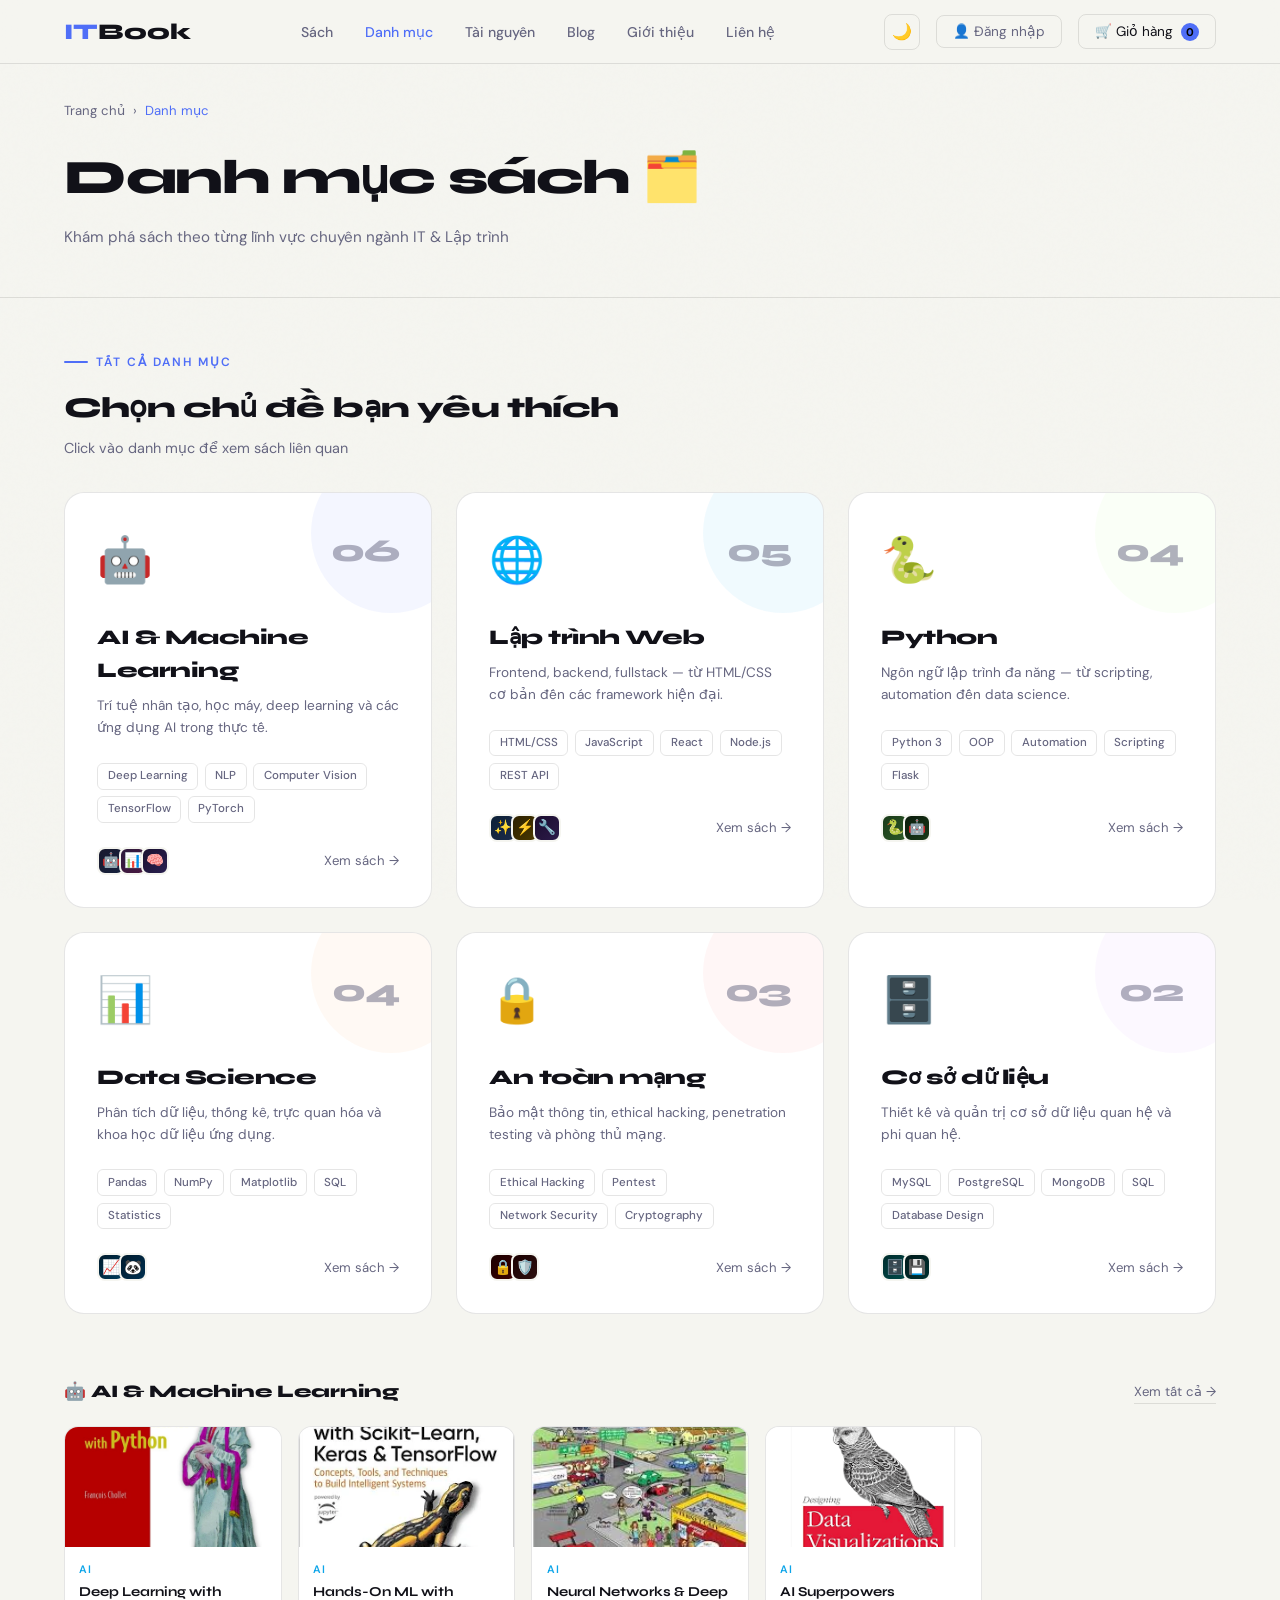
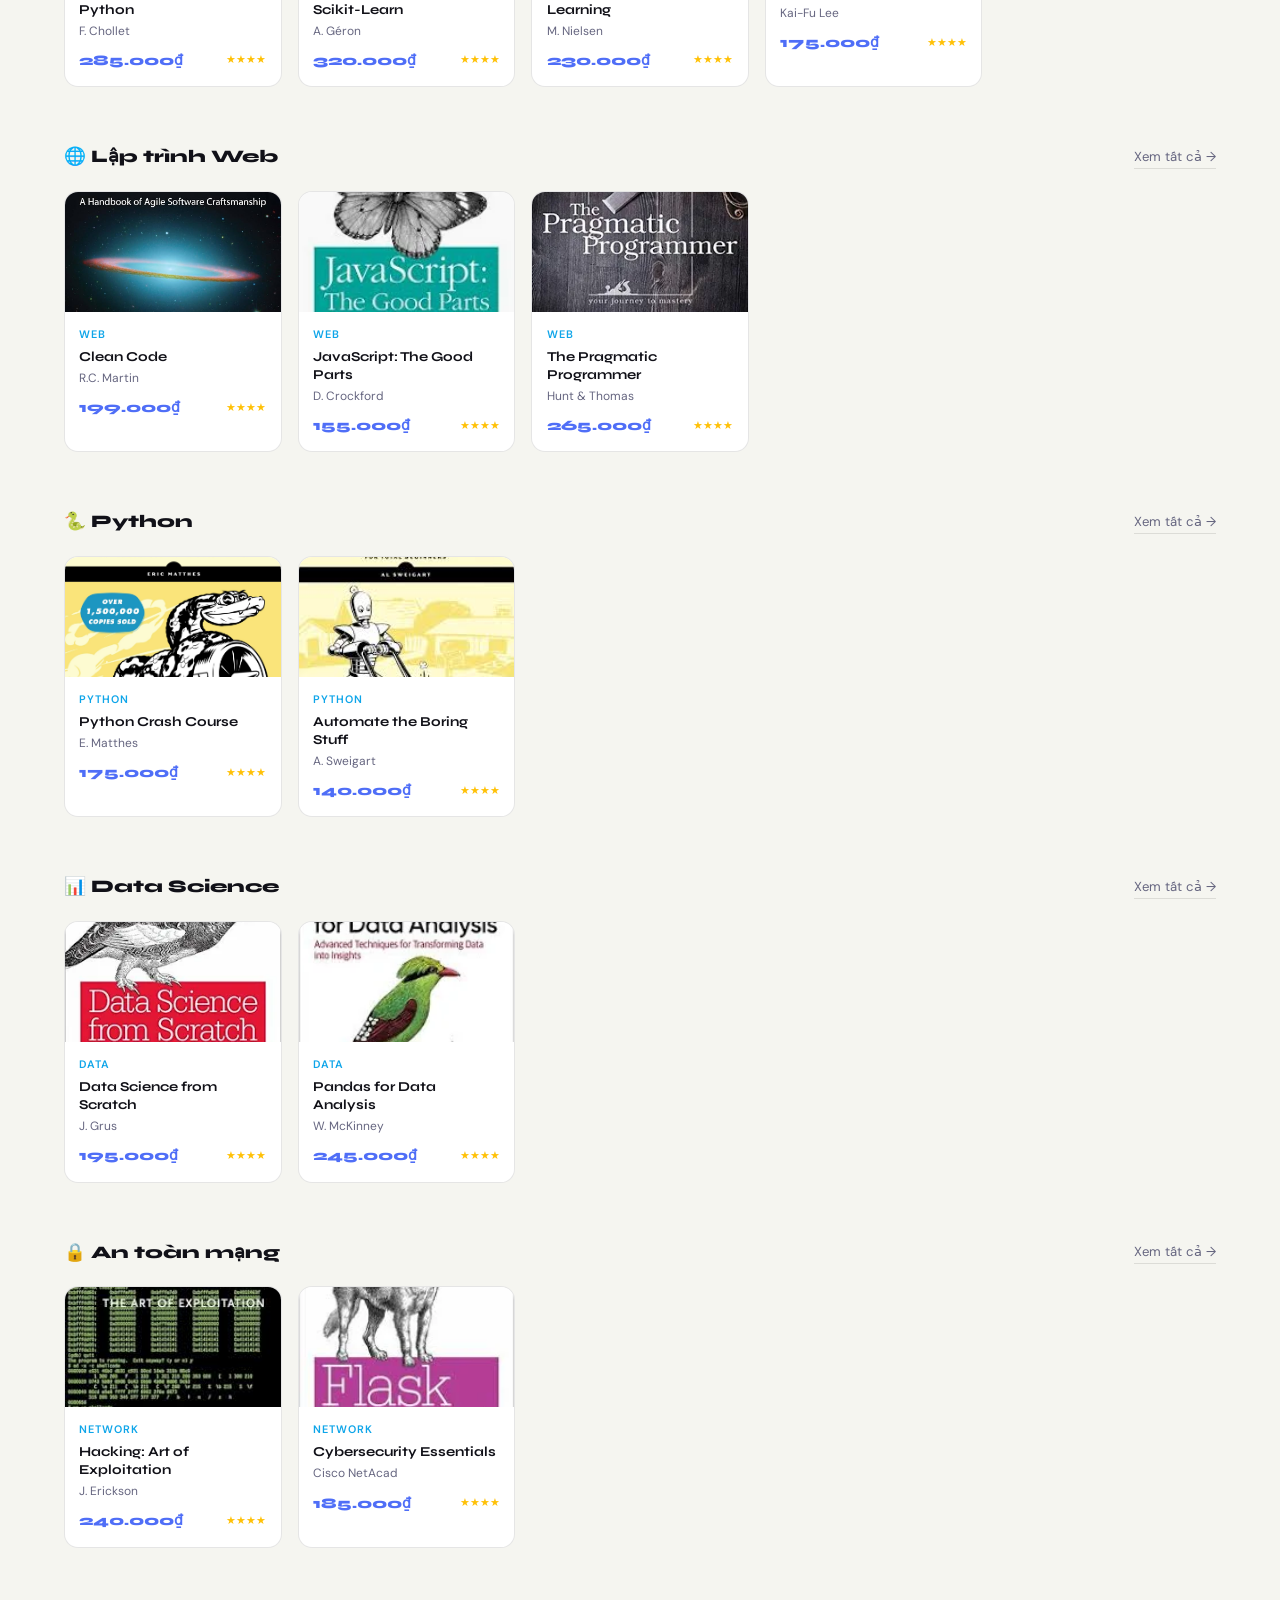
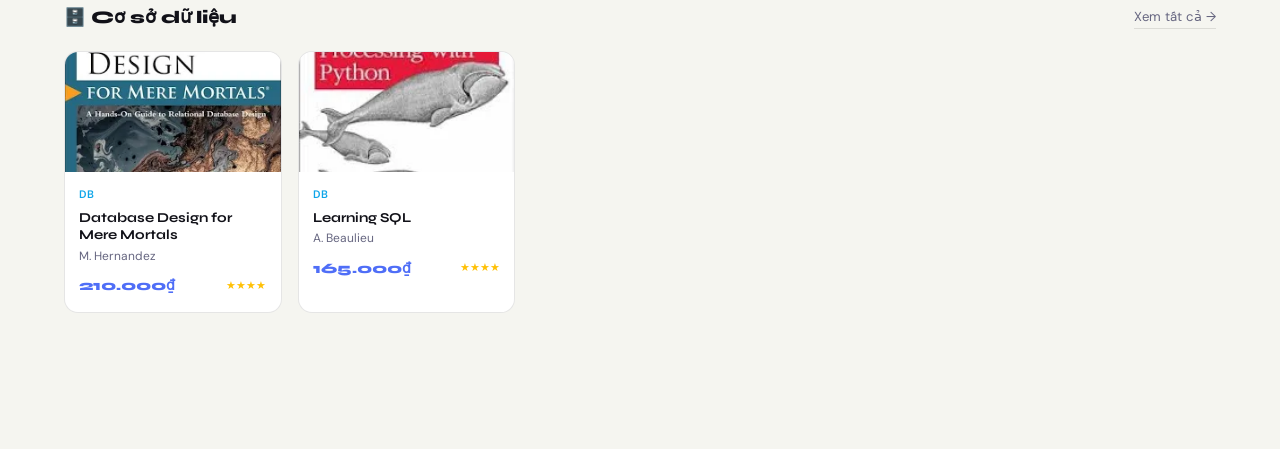
<file: html/categories.html>
<!DOCTYPE html>
<html lang="vi">
<head>
  <meta charset="UTF-8" />
  <meta name="viewport" content="width=device-width, initial-scale=1.0" />
  <title>Danh mục — ITBook</title>
  <link href="https://fonts.googleapis.com/css2?family=Syne:wght@400;600;700;800&family=DM+Sans:wght@300;400;500&display=swap" rel="stylesheet" />
  <link href="../css/style9.css" rel="stylesheet" />
  
</head>
<body>

<nav>
  <a href="../index.html" class="nav-logo">IT<span>Book</span></a>
  <ul class="nav-links">
    <li><a href="books.html">Sách</a></li>
    <li><a href="categories.html" class="active">Danh mục</a></li>
    <li><a href="resources.html">Tài nguyên</a></li>
    <li><a href="blog.html">Blog</a></li>
    <li><a href="about.html">Giới thiệu</a></li>
    <li><a href="contact.html">Liên hệ</a></li>
  </ul>
  <div class="nav-actions">
    <button class="btn-dark-toggle" id="themeToggle">🌙</button>
    <button class="btn-login" onclick="location.href='auth.html'">👤 Đăng nhập</button>
      <button class="btn-cart" onclick="location.href='cart.html'">🛒 Giỏ hàng <span class="cart-count" id="cartCount">0</span></button>
  </div>
</nav>

<div class="page-header">
  <div class="breadcrumb"><a href="../index.html">Trang chủ</a> › <span class="cur">Danh mục</span></div>
  <h1 class="page-title">Danh mục sách 🗂️</h1>
  <p class="page-sub">Khám phá sách theo từng lĩnh vực chuyên ngành IT & Lập trình</p>
</div>

<div class="content">

  <!-- CATEGORY HERO GRID -->
  <div class="section-label">Tất cả danh mục</div>
  <h2 class="section-title" style="margin-bottom:0.4rem">Chọn chủ đề bạn yêu thích</h2>
  <p class="section-sub">Click vào danh mục để xem sách liên quan</p>

  <div class="cat-hero-grid" id="catHeroGrid"></div>

  <!-- BOOKS BY CATEGORY -->
  <div id="booksByCat"></div>

</div>

<div id="toast"></div>

<script src="../js/lib9.js"></script>
</body>
</html>
</file>
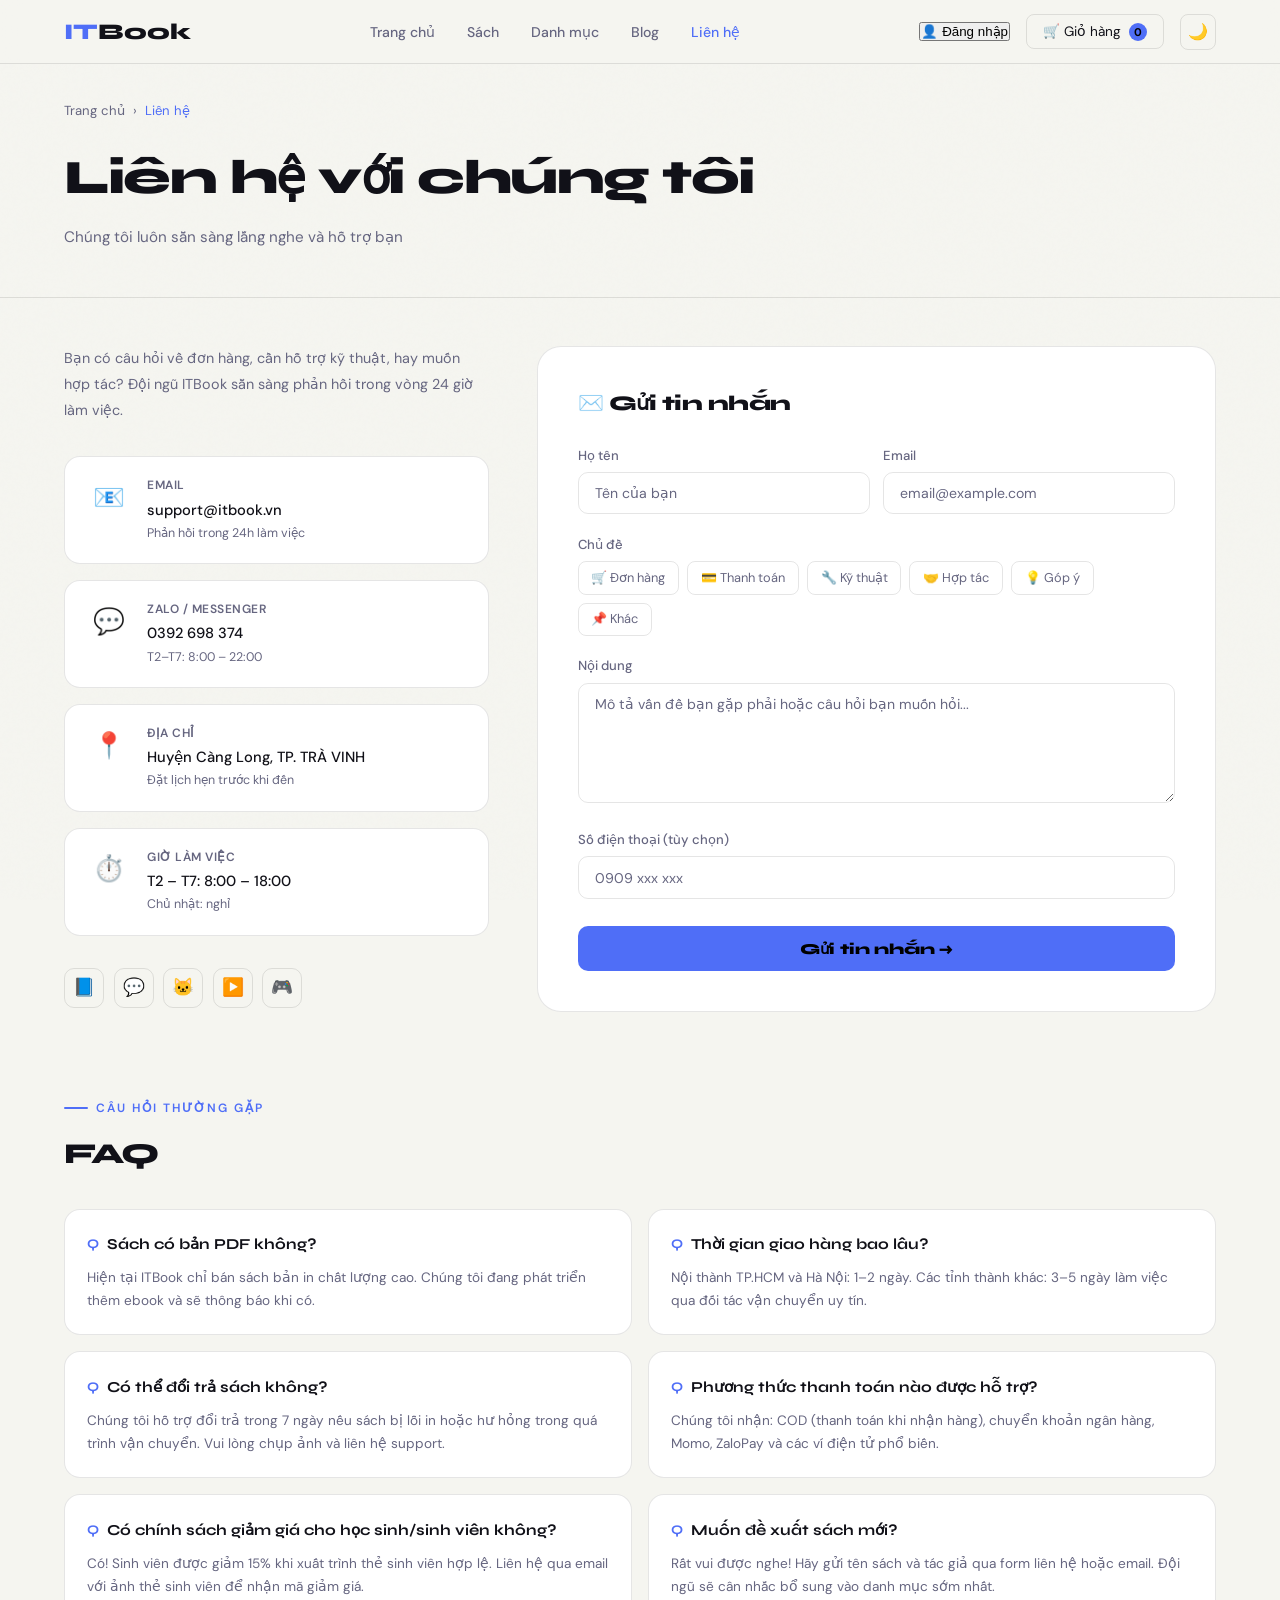
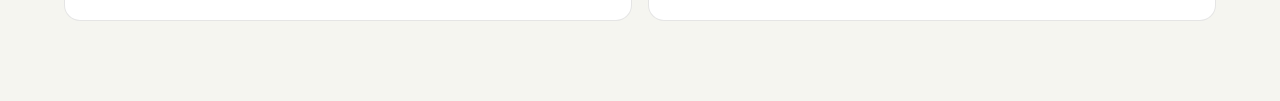
<file: html/contact.html>
<!DOCTYPE html>
<html lang="vi">
<head>
  <meta charset="UTF-8" />
  <meta name="viewport" content="width=device-width, initial-scale=1.0" />
  <title>Liên hệ — ITBook</title>
  <link href="https://fonts.googleapis.com/css2?family=Syne:wght@400;600;700;800&family=DM+Sans:wght@300;400;500&display=swap" rel="stylesheet" />
  <link href="../css/style10.css" rel="stylesheet" />
</head>
<body>

<nav>
  <div class="nav-logo">IT<span>Book</span></div>
  <ul class="nav-links">
    <li><a href="../index.html">Trang chủ</a></li>
    <li><a href="books.html">Sách</a></li>
    <li><a href="categories.html">Danh mục</a></li>
    <li><a href="blog.html">Blog</a></li>
    <li><a href="contact.html" class="active">Liên hệ</a></li>
  </ul>
  <div class="nav-actions">
    <button class="btn-login" onclick="location.href='auth.html'">👤 Đăng nhập</button>
      <button class="btn-cart" onclick="location.href='cart.html'">
      🛒 Giỏ hàng <div class="cart-count" id="cartCount">0</div>
    </button>
    <button class="btn-dark-toggle" id="themeToggle">🌙</button>
  </div>
</nav>

<div class="page-header">
  <div class="breadcrumb">
    <a href="../index.html">Trang chủ</a> <span>›</span> <span class="cur">Liên hệ</span>
  </div>
  <h1 class="page-title">Liên hệ với chúng tôi</h1>
  <p class="page-sub">Chúng tôi luôn sẵn sàng lắng nghe và hỗ trợ bạn</p>
</div>

<div class="content">

  <div class="contact-layout fade-in">

    <!-- INFO -->
    <div class="contact-info">
      <p class="info-intro">Bạn có câu hỏi về đơn hàng, cần hỗ trợ kỹ thuật, hay muốn hợp tác? Đội ngũ ITBook sẵn sàng phản hồi trong vòng 24 giờ làm việc.</p>

      <div class="contact-cards">
        <div class="contact-card">
          <div class="cc-icon">📧</div>
          <div>
            <div class="cc-label">Email</div>
            <div class="cc-value">support@itbook.vn</div>
            <div class="cc-hint">Phản hồi trong 24h làm việc</div>
          </div>
        </div>
        <div class="contact-card">
          <div class="cc-icon">💬</div>
          <div>
            <div class="cc-label">Zalo / Messenger</div>
            <div class="cc-value">0392 698 374</div>
            <div class="cc-hint">T2–T7: 8:00 – 22:00</div>
          </div>
        </div>
        <div class="contact-card">
          <div class="cc-icon">📍</div>
          <div>
            <div class="cc-label">Địa chỉ</div>
            <div class="cc-value">Huyện Càng Long, TP. TRÀ VINH</div>
            <div class="cc-hint">Đặt lịch hẹn trước khi đến</div>
          </div>
        </div>
        <div class="contact-card">
          <div class="cc-icon">⏱️</div>
          <div>
            <div class="cc-label">Giờ làm việc</div>
            <div class="cc-value">T2 – T7: 8:00 – 18:00</div>
            <div class="cc-hint">Chủ nhật: nghỉ</div>
          </div>
        </div>
      </div>

      <div class="social-links">
        <div class="social-btn" title="Facebook">📘</div>
        <div class="social-btn" title="Zalo">💬</div>
        <div class="social-btn" title="GitHub">🐱</div>
        <div class="social-btn" title="YouTube">▶️</div>
        <div class="social-btn" title="Discord">🎮</div>
      </div>
    </div>

    <!-- FORM -->
    <div class="contact-form-box">
      <div class="cf-title">✉️ Gửi tin nhắn</div>

      <div class="form-row form-group">
        <div>
          <label class="form-label">Họ tên</label>
          <input type="text" class="form-input" placeholder="Tên của bạn" id="cfName" />
        </div>
        <div>
          <label class="form-label">Email</label>
          <input type="email" class="form-input" placeholder="email@example.com" id="cfEmail" />
        </div>
      </div>

      <div class="form-group">
        <label class="form-label">Chủ đề</label>
        <div class="subject-chips" id="subjectChips">
          <div class="subject-chip" data-val="order">🛒 Đơn hàng</div>
          <div class="subject-chip" data-val="payment">💳 Thanh toán</div>
          <div class="subject-chip" data-val="tech">🔧 Kỹ thuật</div>
          <div class="subject-chip" data-val="partner">🤝 Hợp tác</div>
          <div class="subject-chip" data-val="suggest">💡 Góp ý</div>
          <div class="subject-chip" data-val="other">📌 Khác</div>
        </div>
      </div>

      <div class="form-group">
        <label class="form-label">Nội dung</label>
        <textarea class="form-textarea" placeholder="Mô tả vấn đề bạn gặp phải hoặc câu hỏi bạn muốn hỏi..." id="cfMessage"></textarea>
      </div>

      <div class="form-group">
        <label class="form-label">Số điện thoại (tùy chọn)</label>
        <input type="tel" class="form-input" placeholder="0909 xxx xxx" id="cfPhone" />
      </div>

      <button class="btn-send" onclick="sendMessage()">Gửi tin nhắn →</button>
    </div>

  </div>

  <!-- FAQ -->
  <div class="faq-section fade-in">
    <div class="section-label">Câu hỏi thường gặp</div>
    <h2 class="section-title">FAQ</h2>
    <div class="faq-grid">
      <div class="faq-item">
        <div class="faq-q">Sách có bản PDF không?</div>
        <div class="faq-a">Hiện tại ITBook chỉ bán sách bản in chất lượng cao. Chúng tôi đang phát triển thêm ebook và sẽ thông báo khi có.</div>
      </div>
      <div class="faq-item">
        <div class="faq-q">Thời gian giao hàng bao lâu?</div>
        <div class="faq-a">Nội thành TP.HCM và Hà Nội: 1–2 ngày. Các tỉnh thành khác: 3–5 ngày làm việc qua đối tác vận chuyển uy tín.</div>
      </div>
      <div class="faq-item">
        <div class="faq-q">Có thể đổi trả sách không?</div>
        <div class="faq-a">Chúng tôi hỗ trợ đổi trả trong 7 ngày nếu sách bị lỗi in hoặc hư hỏng trong quá trình vận chuyển. Vui lòng chụp ảnh và liên hệ support.</div>
      </div>
      <div class="faq-item">
        <div class="faq-q">Phương thức thanh toán nào được hỗ trợ?</div>
        <div class="faq-a">Chúng tôi nhận: COD (thanh toán khi nhận hàng), chuyển khoản ngân hàng, Momo, ZaloPay và các ví điện tử phổ biến.</div>
      </div>
      <div class="faq-item">
        <div class="faq-q">Có chính sách giảm giá cho học sinh/sinh viên không?</div>
        <div class="faq-a">Có! Sinh viên được giảm 15% khi xuất trình thẻ sinh viên hợp lệ. Liên hệ qua email với ảnh thẻ sinh viên để nhận mã giảm giá.</div>
      </div>
      <div class="faq-item">
        <div class="faq-q">Muốn đề xuất sách mới?</div>
        <div class="faq-a">Rất vui được nghe! Hãy gửi tên sách và tác giả qua form liên hệ hoặc email. Đội ngũ sẽ cân nhắc bổ sung vào danh mục sớm nhất.</div>
      </div>
    </div>
  </div>

</div>

<div id="toast" style="position:fixed;bottom:2rem;left:50%;transform:translateX(-50%) translateY(20px);background:var(--bg3);border:1px solid var(--border);color:var(--text);padding:0.7rem 1.5rem;border-radius:10px;font-size:0.88rem;opacity:0;transition:all 0.3s;z-index:200;pointer-events:none;"></div>

<script src="../js/lib10.js"></script>
</body>
</html>
</file>
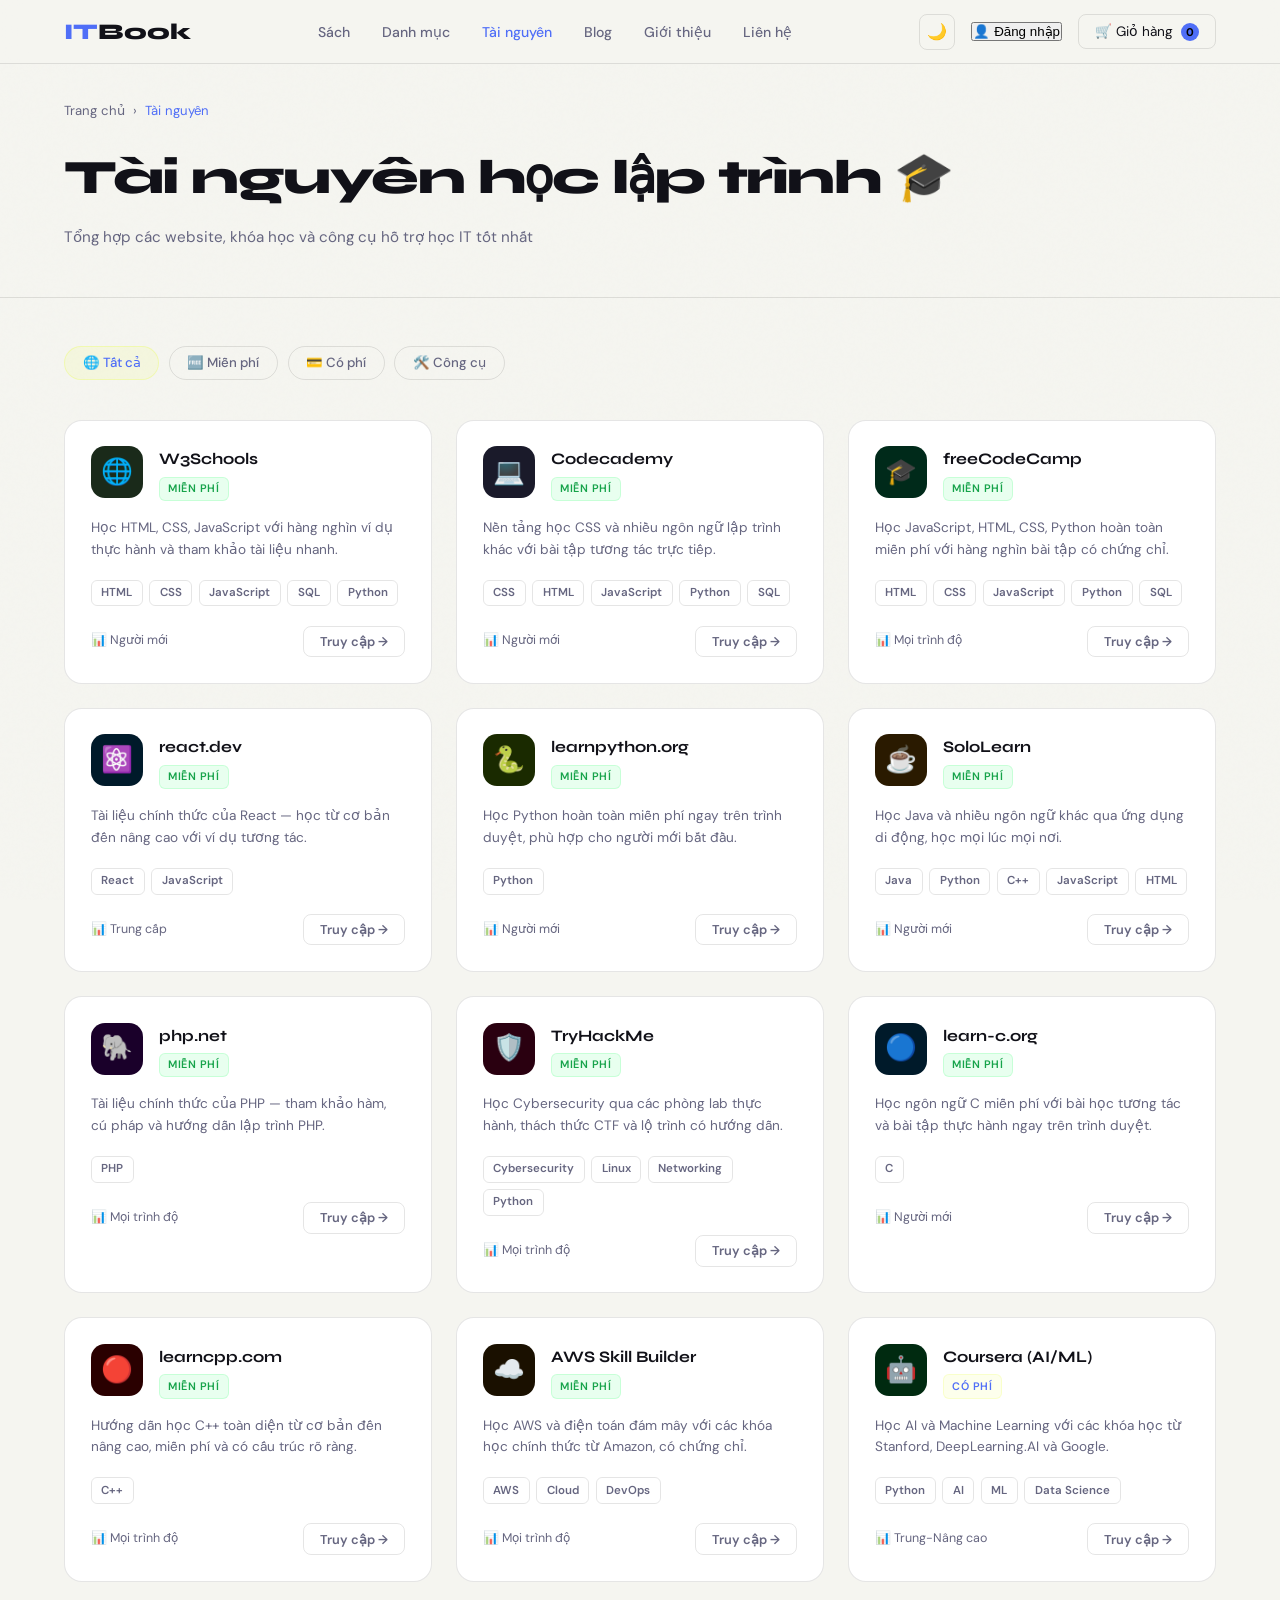
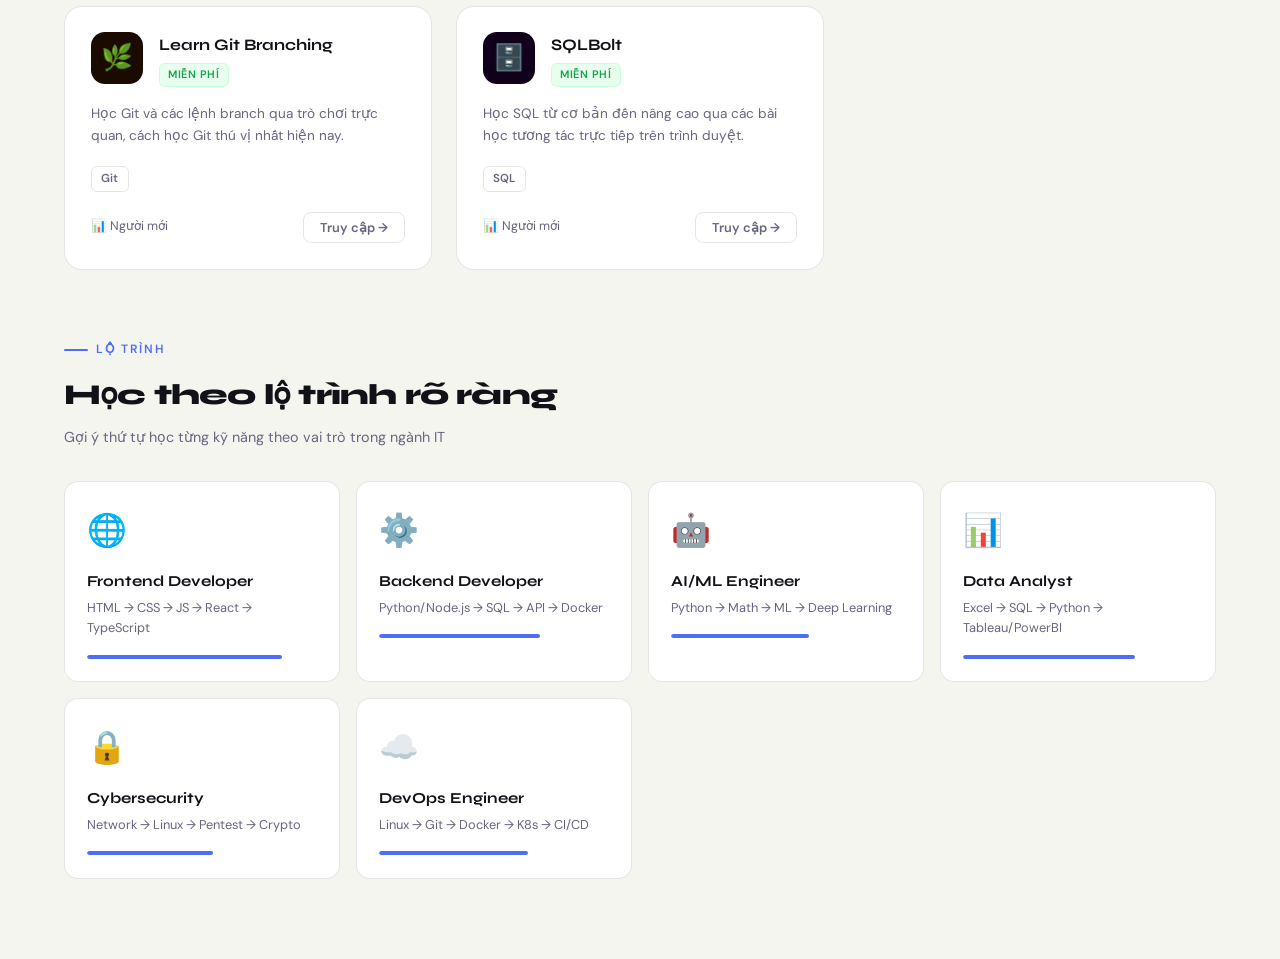
<file: html/resources.html>
<!DOCTYPE html>
<html lang="vi">
<head>
  <meta charset="UTF-8" />
  <meta name="viewport" content="width=device-width, initial-scale=1.0" />
  <title>Tài nguyên học lập trình — ITBook</title>
  <link href="https://fonts.googleapis.com/css2?family=Syne:wght@400;600;700;800&family=DM+Sans:wght@300;400;500&display=swap" rel="stylesheet" />
  <link href="../css/style11.css" rel="stylesheet" />
</head>
<body>

<nav>
  <a href="../index.html" class="nav-logo">IT<span>Book</span></a>
  <ul class="nav-links">
    <li><a href="books.html">Sách</a></li>
    <li><a href="categories.html">Danh mục</a></li>
    <li><a href="resources.html" class="active">Tài nguyên</a></li>
    <li><a href="blog.html">Blog</a></li>
    <li><a href="about.html">Giới thiệu</a></li>
    <li><a href="contact.html">Liên hệ</a></li>
  </ul>
  <div class="nav-actions">
    <button class="btn-dark-toggle" id="themeToggle">🌙</button>
    <button class="btn-login" onclick="location.href='auth.html'">👤 Đăng nhập</button>
      <button class="btn-cart" onclick="location.href='cart.html'">🛒 Giỏ hàng <span class="cart-count" id="cartCount">0</span></button>
  </div>
</nav>

<div class="page-header">
  <div class="breadcrumb"><a href="../index.html">Trang chủ</a> › <span class="cur">Tài nguyên</span></div>
  <h1 class="page-title">Tài nguyên học lập trình 🎓</h1>
  <p class="page-sub">Tổng hợp các website, khóa học và công cụ hỗ trợ học IT tốt nhất</p>
</div>

<div class="content">

  <!-- FILTER TABS -->
  <div class="filter-tabs" id="filterTabs">
    <button class="tab-btn active" data-filter="all">🌐 Tất cả</button>
    <button class="tab-btn" data-filter="free">🆓 Miễn phí</button>
    <button class="tab-btn" data-filter="paid">💳 Có phí</button>
    <button class="tab-btn" data-filter="tool">🛠️ Công cụ</button>
  </div>

  <!-- RESOURCE CARDS -->
  <div class="resource-grid" id="resourceGrid"></div>

  <!-- ROADMAPS -->
  <div class="roadmap-section fade-in">
    <div class="section-label">Lộ trình</div>
    <h2 class="section-title">Học theo lộ trình rõ ràng</h2>
    <p class="section-sub">Gợi ý thứ tự học từng kỹ năng theo vai trò trong ngành IT</p>
    <div class="roadmap-grid" id="roadmapGrid"></div>
  </div>

</div>

<script src="../js/lib11.js"></script>
</body>
</html>
</file>
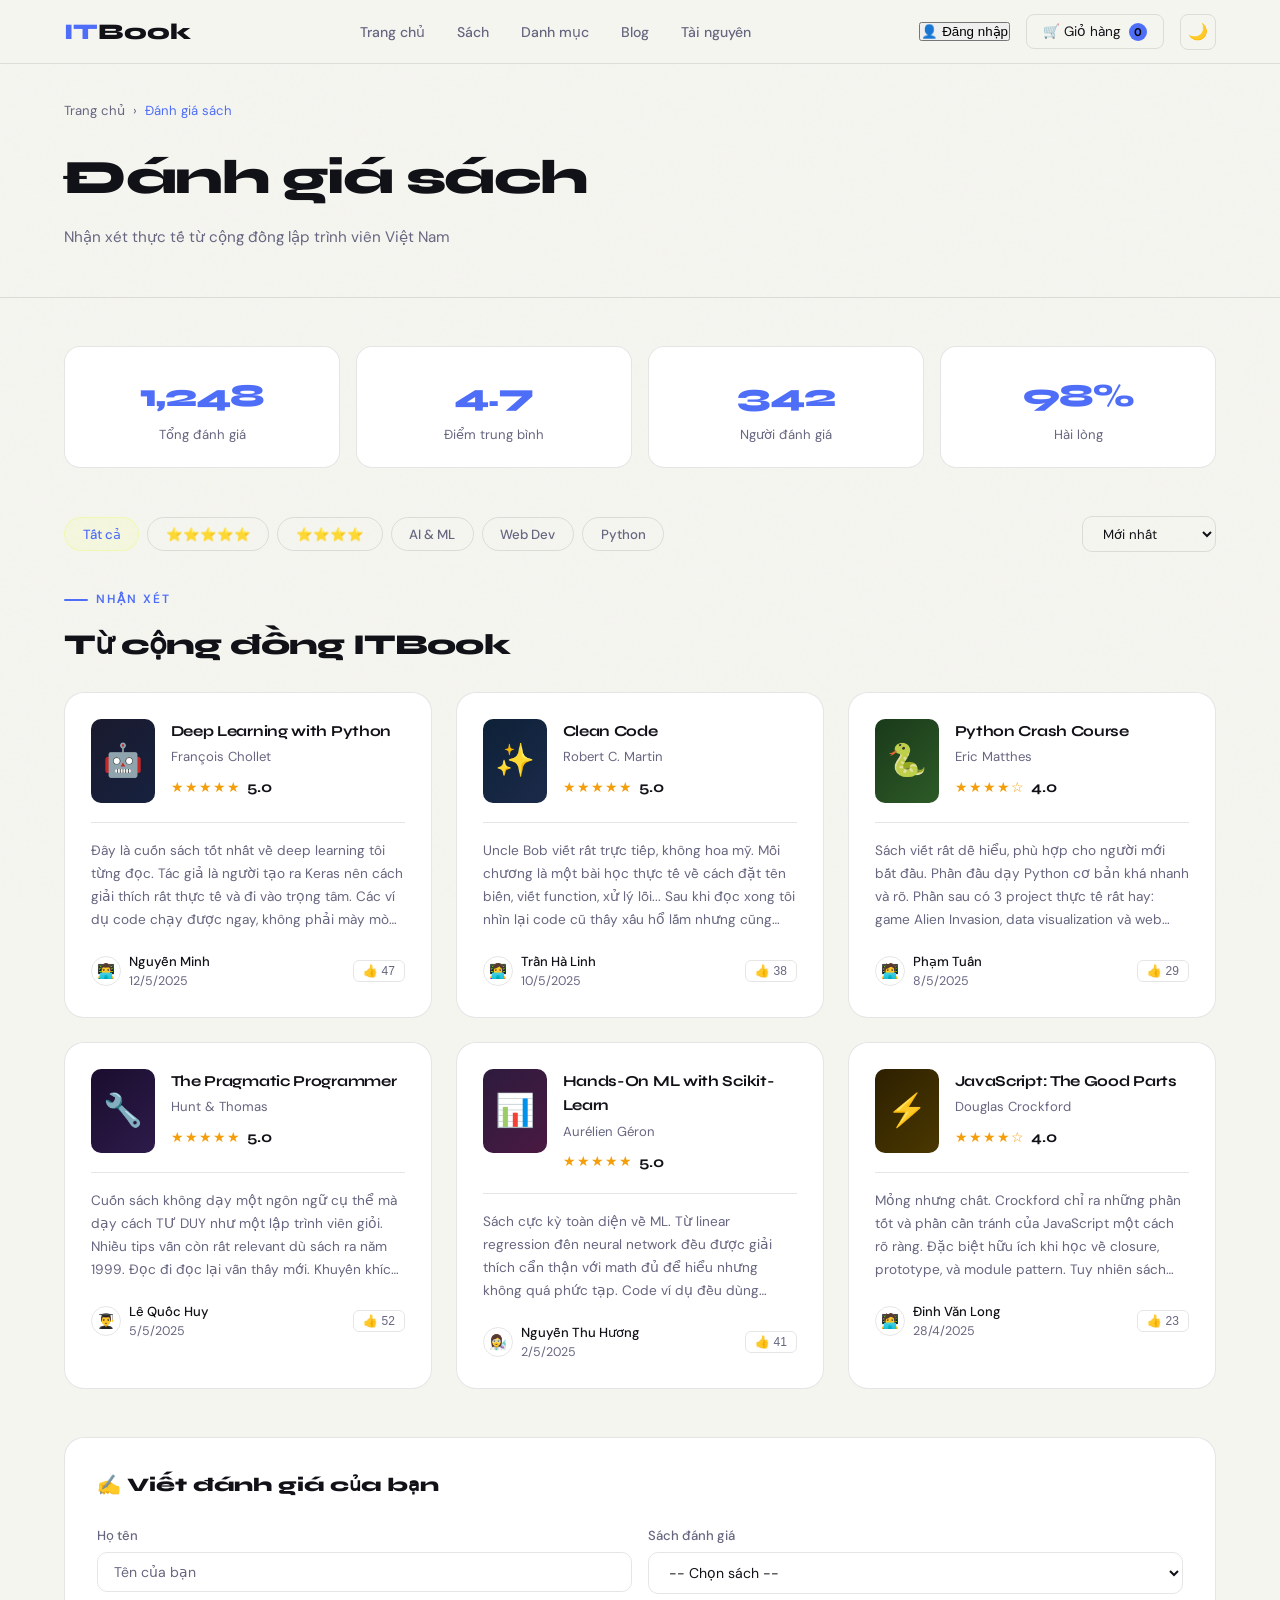
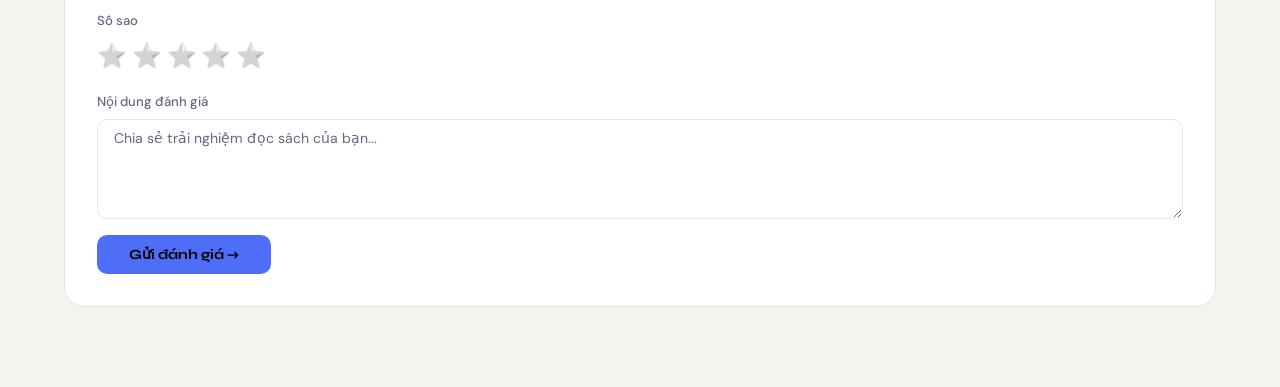
<file: html/reviews.html>
<!DOCTYPE html>
<html lang="vi">
<head>
  <meta charset="UTF-8" />
  <meta name="viewport" content="width=device-width, initial-scale=1.0" />
  <title>Đánh giá sách — ITBook</title>
  <link href="https://fonts.googleapis.com/css2?family=Syne:wght@400;600;700;800&family=DM+Sans:wght@300;400;500&display=swap" rel="stylesheet" />
  <link href="../css/style12.css" rel="stylesheet" />
</head>
<body>

<nav>
  <div class="nav-logo">IT<span>Book</span></div>
  <ul class="nav-links">
    <li><a href="../index.html">Trang chủ</a></li>
    <li><a href="books.html">Sách</a></li>
    <li><a href="categories.html">Danh mục</a></li>
    <li><a href="blog.html">Blog</a></li>
    <li><a href="resources.html">Tài nguyên</a></li>
  </ul>
  <div class="nav-actions">
    <button class="btn-login" onclick="location.href='auth.html'">👤 Đăng nhập</button>
      <button class="btn-cart" onclick="location.href='cart.html'">
      🛒 Giỏ hàng <div class="cart-count" id="cartCount">0</div>
    </button>
    <button class="btn-dark-toggle" id="themeToggle">🌙</button>
  </div>
</nav>

<div class="page-header">
  <div class="breadcrumb">
    <a href="../index.html">Trang chủ</a> <span>›</span> <span class="cur">Đánh giá sách</span>
  </div>
  <h1 class="page-title">Đánh giá sách</h1>
  <p class="page-sub">Nhận xét thực tế từ cộng đồng lập trình viên Việt Nam</p>
</div>

<div class="content">

  <!-- STATS -->
  <div class="stats-row fade-in">
    <div class="stat-card"><div class="stat-number">1,248</div><div class="stat-label">Tổng đánh giá</div></div>
    <div class="stat-card"><div class="stat-number">4.7</div><div class="stat-label">Điểm trung bình</div></div>
    <div class="stat-card"><div class="stat-number">342</div><div class="stat-label">Người đánh giá</div></div>
    <div class="stat-card"><div class="stat-number">98%</div><div class="stat-label">Hài lòng</div></div>
  </div>

  <!-- FILTER -->
  <div class="filter-row">
    <div class="filter-tabs" id="filterTabs">
      <button class="tab-btn active" data-filter="all">Tất cả</button>
      <button class="tab-btn" data-filter="5">⭐⭐⭐⭐⭐</button>
      <button class="tab-btn" data-filter="4">⭐⭐⭐⭐</button>
      <button class="tab-btn" data-filter="ai">AI & ML</button>
      <button class="tab-btn" data-filter="web">Web Dev</button>
      <button class="tab-btn" data-filter="python">Python</button>
    </div>
    <select class="sort-select" id="sortSelect">
      <option value="recent">Mới nhất</option>
      <option value="helpful">Hữu ích nhất</option>
      <option value="rating">Đánh giá cao</option>
    </select>
  </div>

  <!-- REVIEWS -->
  <div class="section-label">Nhận xét</div>
  <h2 class="section-title" style="margin-bottom:1.5rem">Từ cộng đồng ITBook</h2>

  <div class="reviews-grid" id="reviewsGrid"></div>

  <!-- WRITE REVIEW -->
  <div class="write-review-box fade-in">
    <div class="wr-title">✍️ Viết đánh giá của bạn</div>
    <div class="wr-form">
      <div class="form-group">
        <label class="form-label">Họ tên</label>
        <input type="text" class="form-input" placeholder="Tên của bạn" id="wrName" />
      </div>
      <div class="form-group">
        <label class="form-label">Sách đánh giá</label>
        <select class="form-select" id="wrBook">
          <option value="">-- Chọn sách --</option>
          <option>Deep Learning with Python</option>
          <option>Clean Code</option>
          <option>Python Crash Course</option>
          <option>The Pragmatic Programmer</option>
          <option>JavaScript: The Good Parts</option>
          <option>Hands-On ML with Scikit-Learn</option>
        </select>
      </div>
      <div class="form-group">
        <label class="form-label">Số sao</label>
        <div class="star-picker" id="starPicker">
          <span class="star-pick" data-star="1">⭐</span>
          <span class="star-pick" data-star="2">⭐</span>
          <span class="star-pick" data-star="3">⭐</span>
          <span class="star-pick" data-star="4">⭐</span>
          <span class="star-pick" data-star="5">⭐</span>
        </div>
      </div>
      <div class="form-group wr-form-full">
        <label class="form-label">Nội dung đánh giá</label>
        <textarea class="form-textarea" placeholder="Chia sẻ trải nghiệm đọc sách của bạn..." id="wrContent"></textarea>
      </div>
      <div class="wr-form-full">
        <button class="btn-submit-review" onclick="submitReview()">Gửi đánh giá →</button>
      </div>
    </div>
  </div>

</div>

<div id="toast" style="position:fixed;bottom:2rem;left:50%;transform:translateX(-50%) translateY(20px);background:var(--bg3);border:1px solid var(--border);color:var(--text);padding:0.7rem 1.5rem;border-radius:10px;font-size:0.88rem;opacity:0;transition:all 0.3s;z-index:200;pointer-events:none;"></div>

<script src="../js/lib12.js"></script>
</body>
</html>
</file>
<file: css/style1.css>
/* ── RESET & BASE ── */
    *, *::before, *::after { margin: 0; padding: 0; box-sizing: border-box; }

    :root {
      --bg: #f5f5f0;
      --bg2: #ebebе6;
      --bg3: #dededа;
      --border: rgba(0,0,0,0.10);
      --accent: #4f6ef7;
      --accent2: #0ea5e9;
      --text: #111118;
      --muted: #666680;
      --card-bg: #ffffff;
      --font-head: 'Syne', sans-serif;
      --font-body: 'DM Sans', sans-serif;
    }

    html { scroll-behavior: smooth; }

    body {
      background: var(--bg);
      color: var(--text);
      font-family: var(--font-body);
      font-size: 15px;
      line-height: 1.6;
      overflow-x: hidden;
    }

    a { text-decoration: none; color: inherit; }
    img { max-width: 100%; display: block; }

    /* ── NOISE OVERLAY ── */
    body::before {
      content: '';
      position: fixed; inset: 0; z-index: 0;
      background-image: url("data:image/svg+xml,%3Csvg viewBox='0 0 200 200' xmlns='http://www.w3.org/2000/svg'%3E%3Cfilter id='n'%3E%3CfeTurbulence type='fractalNoise' baseFrequency='0.9' numOctaves='4' stitchTiles='stitch'/%3E%3C/filter%3E%3Crect width='100%25' height='100%25' filter='url(%23n)' opacity='0.03'/%3E%3C/svg%3E");
      pointer-events: none;
      opacity: 0.4;
    }

    /* ── NAVBAR ── */
    nav {
      position: fixed; top: 0; left: 0; right: 0; z-index: 100;
      display: flex; align-items: center; justify-content: space-between;
      padding: 0 5%;
      height: 64px;
      background: rgba(245,245,240,0.92);
      backdrop-filter: blur(20px);
      border-bottom: 1px solid var(--border);
    }

    .nav-logo {
      font-family: var(--font-head);
      font-size: 1.4rem;
      font-weight: 800;
      letter-spacing: -0.5px;
    }
    .nav-logo span { color: var(--text); }

    .nav-links {
      display: flex; gap: 2rem; list-style: none;
    }
    .nav-links a {
      font-size: 0.88rem;
      font-weight: 500;
      color: var(--muted);
      letter-spacing: 0.3px;
      transition: color 0.2s;
    }
    .nav-links a:hover { color: var(--text); }

    .nav-actions { display: flex; align-items: center; gap: 1rem; }

    .btn-cart {
      position: relative;
      background: var(--bg3);
      border: 1px solid var(--border);
      color: var(--text);
      padding: 0.45rem 1rem;
      border-radius: 8px;
      font-family: var(--font-body);
      font-size: 0.85rem;
      cursor: pointer;
      transition: border-color 0.2s;
      display: flex; align-items: center; gap: 0.5rem;
    }
    .btn-cart:hover { border-color: var(--accent); color: var(--accent); }
    .cart-count {
      background: var(--accent);
      color: #000;
      font-weight: 700;
      font-size: 0.7rem;
      width: 18px; height: 18px;
      border-radius: 50%;
      display: flex; align-items: center; justify-content: center;
    }

    .btn-dark-toggle {
      background: none; border: 1px solid var(--border);
      color: var(--muted); width: 36px; height: 36px;
      border-radius: 8px; cursor: pointer; font-size: 1rem;
      transition: all 0.2s;
    }
    .btn-dark-toggle:hover { border-color: var(--accent); color: var(--accent); }

    .btn-login {
      background: none; border: 1px solid var(--border);
      color: var(--muted); padding: 0.45rem 1rem;
      border-radius: 8px; cursor: pointer;
      font-family: var(--font-body); font-size: 0.85rem;
      transition: all 0.2s; display: flex; align-items: center; gap: 0.4rem;
    }
    .btn-login:hover { border-color: var(--accent); color: var(--accent); }

    /* ── HERO ── */
    .hero {
      min-height: 100vh;
      display: grid;
      grid-template-columns: 1fr 1fr;
      align-items: center;
      padding: 100px 5% 60px;
      position: relative;
      overflow: visible;
    }

    .hero-glow {
      position: absolute;
      width: 600px; height: 600px;
      border-radius: 50%;
      background: radial-gradient(circle, rgba(79,110,247,0.08) 0%, transparent 70%);
      top: 10%; right: -10%;
      pointer-events: none;
      animation: pulse 6s ease-in-out infinite;
    }
    .hero-glow2 {
      position: absolute;
      width: 400px; height: 400px;
      border-radius: 50%;
      background: radial-gradient(circle, rgba(0,119,204,0.06) 0%, transparent 70%);
      bottom: 10%; left: 0%;
      pointer-events: none;
      animation: pulse 8s ease-in-out infinite reverse;
    }

    @keyframes pulse {
      0%, 100% { transform: scale(1); opacity: 1; }
      50% { transform: scale(1.1); opacity: 0.7; }
    }

    .hero-left { position: relative; z-index: 1; }

    .hero-badge {
      display: inline-flex; align-items: center; gap: 0.5rem;
      background: rgba(232,255,71,0.08);
      border: 1px solid rgba(232,255,71,0.2);
      color: var(--accent);
      padding: 0.35rem 0.9rem;
      border-radius: 100px;
      font-size: 0.78rem;
      font-weight: 500;
      letter-spacing: 0.5px;
      margin-bottom: 1.8rem;
      animation: fadeUp 0.6s ease both;
    }
    .hero-badge::before { content: '◆'; font-size: 0.6rem; }

    .hero-title {
      font-family: var(--font-head);
      font-size: clamp(2.8rem, 5vw, 4.2rem);
      font-weight: 800;
      line-height: 1.05;
      letter-spacing: -2px;
      margin-bottom: 1.5rem;
      animation: fadeUp 0.6s 0.1s ease both;
    }
    .hero-title em { font-style: normal; color: var(--accent); font-family: var(--font-head); font-weight: 800; position: relative; }
    .hero-title em::after {
      content: '';
      position: absolute;
      bottom: 2px; left: 0; right: 0;
      height: 3px;
      background: var(--accent);
      border-radius: 2px;
      opacity: 0.4;
    }

    .hero-sub {
      color: var(--muted);
      font-size: 1rem;
      font-weight: 300;
      max-width: 460px;
      line-height: 1.7;
      margin-bottom: 2.5rem;
      animation: fadeUp 0.6s 0.2s ease both;
    }

    .hero-cta {
      display: flex; gap: 1rem; flex-wrap: wrap;
      animation: fadeUp 0.6s 0.3s ease both;
    }

    .btn-primary {
      background: var(--accent);
      color: #000;
      font-family: var(--font-head);
      font-weight: 700;
      font-size: 0.9rem;
      padding: 0.75rem 2rem;
      border-radius: 10px;
      border: none;
      cursor: pointer;
      letter-spacing: 0.3px;
      transition: transform 0.2s, box-shadow 0.2s;
      box-shadow: 0 0 0 rgba(232,255,71,0);
    }
    .btn-primary:hover {
      transform: translateY(-2px);
      box-shadow: 0 8px 30px rgba(232,255,71,0.25);
    }

    .btn-secondary {
      background: transparent;
      color: var(--text);
      font-family: var(--font-head);
      font-weight: 600;
      font-size: 0.9rem;
      padding: 0.75rem 2rem;
      border-radius: 10px;
      border: 1px solid var(--border);
      cursor: pointer;
      transition: border-color 0.2s, color 0.2s;
    }
    .btn-secondary:hover { border-color: var(--accent); color: var(--accent); }

    .hero-stats {
      display: flex; gap: 2.5rem; margin-top: 3rem;
      animation: fadeUp 0.6s 0.4s ease both;
    }
    .stat-item {}
    .stat-num {
      font-family: var(--font-head);
      font-size: 1.8rem;
      font-weight: 800;
      color: var(--text);
    }
    .stat-num span { color: var(--accent); }
    .stat-label { color: var(--muted); font-size: 0.8rem; margin-top: 0.1rem; }

    /* Hero right — floating book cards */
    .hero-right {
      position: relative; z-index: 1;
      display: flex; align-items: center; justify-content: center;
      height: 520px;
      overflow: visible;
    }

    .book-float {
      position: absolute;
      background: var(--card-bg);
      border: 1px solid var(--border);
      border-radius: 16px;
      padding: 1.2rem;
      width: 200px;
      transition: transform 0.3s;
    }
    .book-float:hover { transform: translateY(-6px) !important; }

    .book-float:nth-child(1) {
      top: 20px; left: 0px;
      animation: float1 5s ease-in-out infinite;
    }
    .book-float:nth-child(2) {
      top: 10px; right: 0px;
      animation: float2 6s ease-in-out infinite;
    }
    .book-float:nth-child(3) {
      bottom: 20px; left: 60px;
      animation: float3 7s ease-in-out infinite;
    }

    @keyframes float1 { 0%,100%{transform:translateY(0)} 50%{transform:translateY(-12px)} }
    @keyframes float2 { 0%,100%{transform:translateY(-8px)} 50%{transform:translateY(4px)} }
    @keyframes float3 { 0%,100%{transform:translateY(0)} 50%{transform:translateY(-10px)} }

    .book-cover {
      height: 110px;
      border-radius: 8px;
      margin-bottom: 0.8rem;
      display: flex; align-items: center; justify-content: center;
      font-family: var(--font-head);
      font-size: 2.5rem;
    }
    .book-title-small {
      font-family: var(--font-head);
      font-size: 0.82rem;
      font-weight: 700;
      margin-bottom: 0.3rem;
      color: #f0f0fa;
    }
    body.dark .book-title-small { color: #111118; }

    .book-author-small { color: var(--muted); font-size: 0.75rem; }
    body.dark .book-author-small { color: #555570; }
    .book-price-small {
      color: var(--accent);
      font-weight: 700;
      font-size: 0.85rem;
      margin-top: 0.5rem;
    }

    /* ── SECTION COMMON ── */
    section { position: relative; z-index: 1; padding: 80px 5%; }

    .section-label {
      display: inline-flex; align-items: center; gap: 0.5rem;
      color: var(--accent);
      font-size: 0.75rem;
      font-weight: 600;
      letter-spacing: 2px;
      text-transform: uppercase;
      margin-bottom: 1rem;
    }
    .section-label::before { content: ''; width: 24px; height: 2px; background: var(--accent); border-radius: 2px; }

    .section-title {
      font-family: var(--font-head);
      font-size: clamp(1.8rem, 3vw, 2.6rem);
      font-weight: 800;
      letter-spacing: -1px;
      line-height: 1.1;
      margin-bottom: 0.8rem;
    }

    .section-sub { color: var(--muted); font-size: 0.95rem; max-width: 500px; }

    .section-header {
      display: flex; justify-content: space-between; align-items: flex-end;
      margin-bottom: 3rem; flex-wrap: wrap; gap: 1rem;
    }

    .link-all {
      color: var(--muted);
      font-size: 0.85rem;
      border-bottom: 1px solid var(--border);
      padding-bottom: 2px;
      transition: color 0.2s, border-color 0.2s;
    }
    .link-all:hover { color: var(--accent); border-color: var(--accent); }

    /* ── CATEGORIES ── */
    .categories { background: var(--bg2); }

    .cat-grid {
      display: grid;
      grid-template-columns: repeat(auto-fit, minmax(160px, 1fr));
      gap: 1rem;
    }

    .cat-card {
      background: var(--card-bg);
      border: 1px solid var(--border);
      border-radius: 14px;
      padding: 1.5rem 1.2rem;
      cursor: pointer;
      transition: border-color 0.2s, transform 0.2s, background 0.2s;
      text-align: center;
    }
    .cat-card:hover {
      border-color: var(--accent);
      transform: translateY(-4px);
      background: rgba(79,110,247,0.05);
    }
    .cat-icon { font-size: 2rem; margin-bottom: 0.8rem; }
    .cat-name {
      font-family: var(--font-head);
      font-size: 0.88rem;
      font-weight: 700;
      margin-bottom: 0.3rem;
    }
    .cat-count { color: var(--muted); font-size: 0.78rem; }

    /* ── BOOKS GRID ── */
    .books-grid {
      display: grid;
      grid-template-columns: repeat(auto-fill, minmax(220px, 1fr));
      gap: 1.5rem;
    }

    .book-card {
      background: var(--card-bg);
      border: 1px solid var(--border);
      border-radius: 16px;
      overflow: hidden;
      cursor: pointer;
      transition: transform 0.25s, box-shadow 0.25s, border-color 0.25s;
    }
    .book-card:hover {
      transform: translateY(-6px);
      box-shadow: 0 20px 60px rgba(0,0,0,0.4);
      border-color: rgba(232,255,71,0.2);
    }

    .book-cover-full {
      height: 180px;
      display: flex; align-items: center; justify-content: center;
      font-size: 3.5rem;
      position: relative;
      overflow: hidden;
    }
    .book-cover-full::after {
      content: '';
      position: absolute; inset: 0;
      background: linear-gradient(to bottom, transparent 50%, rgba(0,0,0,0.5));
    }

    .book-badge {
      position: absolute; top: 10px; right: 10px; z-index: 1;
      background: var(--accent);
      color: #000;
      font-size: 0.68rem;
      font-weight: 700;
      padding: 0.2rem 0.6rem;
      border-radius: 6px;
      letter-spacing: 0.5px;
    }

    .book-info { padding: 1.2rem; }
    .book-cat-tag {
      color: var(--accent2);
      font-size: 0.72rem;
      font-weight: 600;
      letter-spacing: 1px;
      text-transform: uppercase;
      margin-bottom: 0.4rem;
    }
    .book-title {
      font-family: var(--font-head);
      font-size: 0.95rem;
      font-weight: 700;
      margin-bottom: 0.3rem;
      line-height: 1.3;
    }
    .book-author { color: var(--muted); font-size: 0.8rem; margin-bottom: 0.8rem; }

    .book-footer {
      display: flex; align-items: center; justify-content: space-between;
    }
    .book-price {
      font-family: var(--font-head);
      font-size: 1.05rem;
      font-weight: 800;
      color: var(--accent);
    }
    .book-price.old-price {
      text-decoration: line-through;
      color: var(--muted);
      font-size: 0.78rem;
      font-weight: 400;
    }

    .btn-add-cart {
      background: rgba(232,255,71,0.1);
      border: 1px solid rgba(232,255,71,0.2);
      color: var(--accent);
      padding: 0.4rem 0.8rem;
      border-radius: 8px;
      font-size: 0.8rem;
      font-weight: 600;
      cursor: pointer;
      transition: background 0.2s, transform 0.15s;
      font-family: var(--font-body);
    }
    .btn-add-cart:hover {
      background: rgba(232,255,71,0.2);
      transform: scale(1.05);
    }
    .btn-add-cart.added {
      background: var(--accent);
      color: #000;
      border-color: var(--accent);
    }

    /* rating stars */
    .book-rating {
      display: flex; align-items: center; gap: 0.3rem;
      margin-bottom: 0.6rem;
    }
    .stars { color: #ffc107; font-size: 0.75rem; letter-spacing: 1px; }
    .rating-num { color: var(--muted); font-size: 0.75rem; }

    /* ── SEARCH BAR ── */
    .search-wrap {
      display: flex; gap: 1rem; margin-bottom: 2.5rem; flex-wrap: wrap;
    }
    .search-input {
      flex: 1; min-width: 240px;
      background: var(--bg3);
      border: 1px solid var(--border);
      color: var(--text);
      padding: 0.7rem 1.2rem;
      border-radius: 10px;
      font-family: var(--font-body);
      font-size: 0.9rem;
      outline: none;
      transition: border-color 0.2s;
    }
    .search-input:focus { border-color: var(--accent); }
    .search-input::placeholder { color: var(--muted); }

    .filter-select {
      background: var(--bg3);
      border: 1px solid var(--border);
      color: var(--text);
      padding: 0.7rem 1.2rem;
      border-radius: 10px;
      font-family: var(--font-body);
      font-size: 0.9rem;
      outline: none;
      cursor: pointer;
      transition: border-color 0.2s;
    }
    .filter-select:focus { border-color: var(--accent); }

    /* ── RESOURCES SECTION ── */
    .resources { background: var(--bg2); }

    .resource-grid {
      display: grid;
      grid-template-columns: repeat(auto-fill, minmax(280px, 1fr));
      gap: 1.5rem;
    }

    .resource-card {
      background: var(--card-bg);
      border: 1px solid var(--border);
      border-radius: 16px;
      padding: 1.5rem;
      display: flex; gap: 1.2rem; align-items: flex-start;
      transition: border-color 0.2s, transform 0.2s;
      cursor: pointer;
    }
    .resource-card:hover {
      border-color: var(--accent2);
      transform: translateY(-3px);
    }

    .resource-icon {
      width: 48px; height: 48px;
      border-radius: 12px;
      display: flex; align-items: center; justify-content: center;
      font-size: 1.5rem;
      flex-shrink: 0;
    }

    .resource-info {}
    .resource-name {
      font-family: var(--font-head);
      font-weight: 700;
      font-size: 0.95rem;
      margin-bottom: 0.3rem;
    }
    .resource-desc { color: var(--muted); font-size: 0.82rem; line-height: 1.5; margin-bottom: 0.6rem; }
    .resource-lang {
      display: inline-flex; gap: 0.4rem; flex-wrap: wrap;
    }
    .lang-tag {
      background: rgba(71,197,255,0.1);
      border: 1px solid rgba(71,197,255,0.2);
      color: var(--accent2);
      font-size: 0.7rem;
      font-weight: 600;
      padding: 0.15rem 0.5rem;
      border-radius: 6px;
      letter-spacing: 0.5px;
    }

    /* ── NEWSLETTER ── */
    .newsletter {
      background: var(--bg);
      border-top: 1px solid var(--border);
    }
    .newsletter-inner {
      background: linear-gradient(135deg, rgba(79,110,247,0.06), rgba(0,119,204,0.06));
      border: 1px solid var(--border);
      border-radius: 24px;
      padding: 4rem 3rem;
      display: flex; align-items: center; justify-content: space-between;
      gap: 2rem; flex-wrap: wrap;
    }
    .nl-title {
      font-family: var(--font-head);
      font-size: 1.8rem;
      font-weight: 800;
      letter-spacing: -0.5px;
      margin-bottom: 0.5rem;
    }
    .nl-sub { color: var(--muted); font-size: 0.9rem; }
    .nl-form { display: flex; gap: 0.8rem; flex-wrap: wrap; }
    .nl-input {
      background: var(--bg3);
      border: 1px solid var(--border);
      color: var(--text);
      padding: 0.75rem 1.2rem;
      border-radius: 10px;
      font-family: var(--font-body);
      font-size: 0.9rem;
      outline: none;
      width: 280px;
      transition: border-color 0.2s;
    }
    .nl-input:focus { border-color: var(--accent); }
    .nl-input::placeholder { color: var(--muted); }

    /* ── FOOTER ── */
    footer {
      background: var(--bg2);
      border-top: 1px solid var(--border);
      padding: 3rem 5% 2rem;
      position: relative; z-index: 1;
    }
    .footer-grid {
      display: grid;
      grid-template-columns: 2fr 1fr 1fr 1fr;
      gap: 3rem;
      margin-bottom: 2.5rem;
    }
    .footer-brand-name {
      font-family: var(--font-head);
      font-size: 1.3rem;
      font-weight: 800;
      margin-bottom: 0.8rem;
    }
    .footer-brand-name span { color: var(--accent); }
    .footer-desc { color: var(--muted); font-size: 0.85rem; line-height: 1.7; }
    .footer-col-title {
      font-family: var(--font-head);
      font-size: 0.85rem;
      font-weight: 700;
      letter-spacing: 0.5px;
      margin-bottom: 1rem;
      color: var(--text);
    }
    .footer-links { list-style: none; display: flex; flex-direction: column; gap: 0.5rem; }
    .footer-links a { color: var(--muted); font-size: 0.84rem; transition: color 0.2s; }
    .footer-links a:hover { color: var(--accent); }
    .footer-bottom {
      border-top: 1px solid var(--border);
      padding-top: 1.5rem;
      display: flex; justify-content: space-between; align-items: center;
      flex-wrap: wrap; gap: 1rem;
    }
    .footer-copy { color: var(--muted); font-size: 0.8rem; }

    /* ── TOAST ── */
    #toast {
      position: fixed; bottom: 2rem; right: 2rem; z-index: 999;
      background: var(--accent);
      color: #000;
      font-weight: 700;
      font-size: 0.85rem;
      padding: 0.8rem 1.5rem;
      border-radius: 12px;
      transform: translateY(100px);
      opacity: 0;
      transition: all 0.3s cubic-bezier(0.34, 1.56, 0.64, 1);
    }
    #toast.show { transform: translateY(0); opacity: 1; }

    /* ── LIGHT MODE ── */
    body.dark {
      --bg:      #0d0d14;
      --bg2:     #12121a;
      --bg3:     #1a1a26;
      --border:  rgba(255,255,255,0.09);
      --text:    #f0f0f8;
      --muted:   #8888aa;
      --card-bg: #16161f;
      --accent:  #e8ff47;
      --accent2: #47c5ff;
    }

    /* Light mode: giảm glow, đổi màu ấm hơn */
    body.dark .hero-glow {
      background: radial-gradient(circle, rgba(255,180,50,0.07) 0%, transparent 70%);
      opacity: 0.6;
    }
    body.dark .hero-glow2 {
      background: radial-gradient(circle, rgba(100,180,255,0.05) 0%, transparent 70%);
      opacity: 0.5;
    }

    /* Book float card trong light mode: thêm shadow nhẹ */
    body.dark .book-float {
      box-shadow: 0 4px 20px rgba(0,0,0,0.08);
    }

    /* ── ANIMATIONS ── */
    @keyframes fadeUp {
      from { opacity: 0; transform: translateY(20px); }
      to   { opacity: 1; transform: translateY(0); }
    }

    .fade-in { opacity: 0; transform: translateY(24px); transition: opacity 0.5s ease, transform 0.5s ease; }
    .fade-in.visible { opacity: 1; transform: translateY(0); }

    /* ── MOBILE ── */
    @media (max-width: 768px) {
      .hero { grid-template-columns: 1fr; padding-top: 90px; }
      .hero-right { display: none; }
      .footer-grid { grid-template-columns: 1fr 1fr; }
      .nav-links { display: none; }
      .hero-stats { gap: 1.5rem; }
    }

    /* ── USER AVATAR & DROPDOWN ── */
    .user-avatar-wrap { position: relative; }
    .user-avatar {
      width: 36px; height: 36px; border-radius: 50%;
      background: var(--accent); color: #000;
      font-weight: 800; font-size: 1rem;
      display: flex; align-items: center; justify-content: center;
      cursor: pointer; border: 2px solid var(--accent);
      transition: transform 0.2s, box-shadow 0.2s;
      font-family: var(--font-head, "Syne", sans-serif);
      user-select: none;
    }
    .user-avatar:hover { transform: scale(1.08); box-shadow: 0 0 0 3px rgba(232,255,71,0.3); }
    .user-menu {
      position: absolute; top: calc(100% + 10px); right: 0;
      background: var(--card-bg, #ffffff); border: 1px solid var(--border);
      border-radius: 14px; padding: 0.6rem; min-width: 200px;
      box-shadow: 0 16px 40px rgba(0,0,0,0.4);
      z-index: 999; animation: fadeDown 0.18s ease;
    }
    @keyframes fadeDown { from{opacity:0;transform:translateY(-8px)} to{opacity:1;transform:translateY(0)} }
    .user-menu-name { font-weight: 700; font-size: 0.9rem; padding: 0.4rem 0.6rem 0.1rem; }
    .user-menu-email { font-size: 0.75rem; color: var(--muted); padding: 0 0.6rem 0.4rem; }
    .user-menu-divider { border: none; border-top: 1px solid var(--border); margin: 0.3rem 0; }
    .user-menu-item {
      display: block; padding: 0.5rem 0.8rem; border-radius: 8px;
      font-size: 0.85rem; color: var(--text, #111118); text-decoration: none;
      transition: background 0.15s;
    }
    .user-menu-item:hover { background: var(--bg3, #ddddd8); }
    .user-menu-logout {
      width: 100%; text-align: left; background: none; border: none;
      padding: 0.5rem 0.8rem; border-radius: 8px; font-size: 0.85rem;
      color: #ff6b6b; cursor: pointer; transition: background 0.15s;
      font-family: inherit;
    }
    .user-menu-logout:hover { background: rgba(255,107,107,0.1); }

    /* ── LOGO FIX ── */
    .nav-logo { color: var(--accent); }
    .nav-logo span { color: var(--text); }
    body.dark .nav-logo { color: var(--accent); }
    body.dark .nav-logo span { color: var(--text); }

    body.dark nav { background: rgba(13,13,20,0.92); border-bottom-color: rgba(255,255,255,0.09); }
    body.dark .book-float { box-shadow: 0 4px 24px rgba(0,0,0,0.4); }
    .title-accent { color: var(--accent); font-style: normal; }
</file>
<file: css/style5.css>
*, *::before, *::after { margin:0; padding:0; box-sizing:border-box; }
    :root {
      --bg: #f5f5f0; --bg2: #ebebе6; --bg3: #dededа; --border: rgba(0,0,0,0.10);
      --accent: #4f6ef7; --accent2: #0ea5e9; --text: #111118; --muted: #666680;
      --card-bg: #ffffff; --font-head:'Syne',sans-serif; --font-body:'DM Sans',sans-serif;
    }
    body.dark {
      --bg:      #0d0d14;
      --bg2:     #12121a;
      --bg3:     #1a1a26;
      --border:  rgba(255,255,255,0.09);
      --text:    #f0f0f8;
      --muted:   #8888aa;
      --card-bg: #16161f;
      --accent:  #e8ff47;
      --accent2: #47c5ff;
    }
    html { scroll-behavior:smooth; }
    body { background:var(--bg); color:var(--text); font-family:var(--font-body); font-size:15px; line-height:1.6; overflow-x:hidden; }
    a { text-decoration:none; color:inherit; }
    body::before { content:''; position:fixed; inset:0; z-index:0; background-image:url("data:image/svg+xml,%3Csvg viewBox='0 0 200 200' xmlns='http://www.w3.org/2000/svg'%3E%3Cfilter id='n'%3E%3CfeTurbulence type='fractalNoise' baseFrequency='0.9' numOctaves='4' stitchTiles='stitch'/%3E%3C/filter%3E%3Crect width='100%25' height='100%25' filter='url(%23n)' opacity='0.03'/%3E%3C/svg%3E"); pointer-events:none; opacity:0.4; }

    nav { position:fixed; top:0; left:0; right:0; z-index:100; display:flex; align-items:center; justify-content:space-between; padding:0 5%; height:64px; background:rgba(245,245,240,0.92); backdrop-filter:blur(20px); border-bottom:1px solid var(--border); }
    .nav-logo { font-family:var(--font-head); font-size:1.4rem; font-weight:800; }
    .nav-logo span { color: var(--text); }
    .nav-links { display:flex; gap:2rem; list-style:none; }
    .nav-links a { font-size:0.88rem; font-weight:500; color:var(--muted); transition:color 0.2s; }
    .nav-links a:hover { color:var(--text); }
    .nav-links a.active { color:var(--accent); }
    .nav-actions { display:flex; align-items:center; gap:1rem; }
    .btn-cart { background:var(--bg3); border:1px solid var(--border); color:var(--text); padding:0.45rem 1rem; border-radius:8px; font-family:var(--font-body); font-size:0.85rem; cursor:pointer; transition:border-color 0.2s; display:flex; align-items:center; gap:0.5rem; }
    .btn-cart:hover { border-color:var(--accent); color:var(--accent); }
    .cart-count { background:var(--accent); color:#000; font-weight:700; font-size:0.7rem; width:18px; height:18px; border-radius:50%; display:flex; align-items:center; justify-content:center; }
    .btn-dark-toggle { background:none; border:1px solid var(--border); color:var(--muted); width:36px; height:36px; border-radius:8px; cursor:pointer; font-size:1rem; transition:all 0.2s; }
    .btn-dark-toggle:hover { border-color:var(--accent); color:var(--accent); }

    /* HERO */
    .hero { padding:120px 5% 80px; position:relative; z-index:1; background:linear-gradient(to bottom, var(--bg2), var(--bg)); border-bottom:1px solid var(--border); text-align:center; }
    .hero-badge { display:inline-flex; align-items:center; gap:0.4rem; background:rgba(232,255,71,0.1); border:1px solid rgba(232,255,71,0.2); color:var(--accent); font-size:0.78rem; font-weight:600; padding:0.35rem 0.8rem; border-radius:100px; margin-bottom:1.5rem; letter-spacing:0.5px; }
    .hero-title { font-family:var(--font-head); font-size:clamp(2.5rem,5vw,4rem); font-weight:800; letter-spacing:-2px; max-width:700px; margin:0 auto 1.2rem; line-height:1.1; }
    .hero-title em { font-style: normal; color: var(--accent); font-family: var(--font-head); font-weight: 800; position: relative; }
    .hero-desc { color:var(--muted); font-size:1rem; max-width:560px; margin:0 auto 2.5rem; line-height:1.8; }
    .hero-stats { display:flex; gap:3rem; justify-content:center; flex-wrap:wrap; }
    .hero-stat { text-align:center; }
    .hs-number { font-family:var(--font-head); font-size:2.2rem; font-weight:800; letter-spacing:-1px; }
    .hs-label { color:var(--muted); font-size:0.82rem; }

    .content { padding:4rem 5% 80px; position:relative; z-index:1; }

    /* SECTIONS */
    .section-label { display:inline-flex; align-items:center; gap:0.5rem; color:var(--accent); font-size:0.75rem; font-weight:600; letter-spacing:2px; text-transform:uppercase; margin-bottom:0.8rem; }
    .section-label::before { content:''; width:24px; height:2px; background:var(--accent); border-radius:2px; }
    .section-title { font-family:var(--font-head); font-size:1.8rem; font-weight:800; letter-spacing:-0.8px; margin-bottom:0.8rem; }
    .section-sub { color:var(--muted); font-size:0.9rem; margin-bottom:2.5rem; max-width:600px; }

    /* MISSION */
    .mission-grid { display:grid; grid-template-columns:1fr 1fr; gap:1.5rem; margin-bottom:5rem; }
    .mission-card { background:var(--card-bg); border:1px solid var(--border); border-radius:20px; padding:2rem; transition:border-color 0.2s; }
    .mission-card:hover { border-color:rgba(232,255,71,0.15); }
    .mc-icon { font-size:2.5rem; margin-bottom:1rem; }
    .mc-title { font-family:var(--font-head); font-size:1.05rem; font-weight:800; letter-spacing:-0.3px; margin-bottom:0.6rem; }
    .mc-text { color:var(--muted); font-size:0.88rem; line-height:1.7; }

    /* STORY */
    .story-section { margin-bottom:5rem; }
    .story-layout { display:grid; grid-template-columns:1fr 1fr; gap:4rem; align-items:center; }
    .story-text p { color:var(--muted); font-size:0.92rem; line-height:1.9; margin-bottom:1rem; }
    .story-text p strong { color:var(--text); }
    .story-timeline { }
    .tl-item { display:flex; gap:1.2rem; margin-bottom:1.5rem; }
    .tl-dot-col { display:flex; flex-direction:column; align-items:center; }
    .tl-dot { width:12px; height:12px; border-radius:50%; background:var(--accent); flex-shrink:0; margin-top:4px; }
    .tl-line { width:2px; flex:1; background:var(--border); margin-top:4px; }
    .tl-item:last-child .tl-line { display:none; }
    .tl-year { font-family:var(--font-head); font-size:0.78rem; font-weight:700; color:var(--accent); margin-bottom:0.2rem; }
    .tl-title { font-weight:600; font-size:0.9rem; margin-bottom:0.2rem; }
    .tl-desc { color:var(--muted); font-size:0.83rem; }

    /* TEAM */
    .team-grid { display:grid; grid-template-columns:repeat(auto-fill,minmax(220px,1fr)); gap:1.5rem; margin-bottom:5rem; }
    .team-card { background:var(--card-bg); border:1px solid var(--border); border-radius:20px; padding:1.8rem; text-align:center; transition:transform 0.2s, border-color 0.2s; }
    .team-card:hover { transform:translateY(-4px); border-color:rgba(232,255,71,0.15); }
    .team-avatar { width:70px; height:70px; border-radius:50%; background:var(--bg3); border:2px solid var(--border); display:flex; align-items:center; justify-content:center; font-size:2rem; margin:0 auto 1rem; }
    .team-name { font-family:var(--font-head); font-size:0.95rem; font-weight:800; letter-spacing:-0.3px; margin-bottom:0.2rem; }
    .team-role { color:var(--accent2); font-size:0.78rem; font-weight:500; margin-bottom:0.6rem; }
    .team-bio { color:var(--muted); font-size:0.82rem; line-height:1.6; }

    /* VALUES */
    .values-grid { display:grid; grid-template-columns:repeat(3,1fr); gap:1rem; margin-bottom:5rem; }
    .value-card { background:var(--card-bg); border:1px solid var(--border); border-radius:16px; padding:1.6rem; }
    .value-icon { font-size:2rem; margin-bottom:0.8rem; }
    .value-title { font-family:var(--font-head); font-size:0.9rem; font-weight:700; margin-bottom:0.4rem; }
    .value-text { color:var(--muted); font-size:0.83rem; line-height:1.6; }

    /* CTA */
    .cta-box { background:var(--card-bg); border:1px solid var(--border); border-radius:24px; padding:3rem; text-align:center; background:linear-gradient(135deg,var(--card-bg),rgba(232,255,71,0.03)); }
    .cta-title { font-family:var(--font-head); font-size:1.8rem; font-weight:800; letter-spacing:-0.8px; margin-bottom:0.8rem; }
    .cta-sub { color:var(--muted); font-size:0.92rem; margin-bottom:2rem; }
    .cta-btns { display:flex; gap:1rem; justify-content:center; flex-wrap:wrap; }
    .btn-cta-primary { background:var(--accent); color:#000; border:none; padding:0.8rem 2rem; border-radius:10px; font-family:var(--font-head); font-size:0.9rem; font-weight:700; cursor:pointer; transition:opacity 0.2s; }
    .btn-cta-primary:hover { opacity:0.87; }
    .btn-cta-secondary { background:var(--bg3); border:1px solid var(--border); color:var(--text); padding:0.8rem 2rem; border-radius:10px; font-family:var(--font-head); font-size:0.9rem; font-weight:600; cursor:pointer; transition:all 0.2s; }
    .btn-cta-secondary:hover { border-color:rgba(255,255,255,0.2); }

    .fade-in { opacity:0; transform:translateY(20px); transition:opacity 0.5s, transform 0.5s; }
    .fade-in.visible { opacity:1; transform:translateY(0); }

    @media(max-width:900px) {
      .story-layout { grid-template-columns:1fr; }
      .values-grid { grid-template-columns:1fr 1fr; }
    }
    @media(max-width:600px) {
      .nav-links { display:none; }
      .mission-grid { grid-template-columns:1fr; }
      .values-grid { grid-template-columns:1fr; }
      .hero-stats { gap:1.5rem; }
    }

    /* ── USER AVATAR & DROPDOWN ── */
    .user-avatar-wrap { position: relative; }
    .user-avatar {
      width: 36px; height: 36px; border-radius: 50%;
      background: var(--accent); color: #000;
      font-weight: 800; font-size: 1rem;
      display: flex; align-items: center; justify-content: center;
      cursor: pointer; border: 2px solid var(--accent);
      transition: transform 0.2s, box-shadow 0.2s;
      font-family: var(--font-head, "Syne", sans-serif);
      user-select: none;
    }
    .user-avatar:hover { transform: scale(1.08); box-shadow: 0 0 0 3px rgba(232,255,71,0.3); }
    .user-menu {
      position: absolute; top: calc(100% + 10px); right: 0;
      background: var(--card-bg, #ffffff); border: 1px solid var(--border);
      border-radius: 14px; padding: 0.6rem; min-width: 200px;
      box-shadow: 0 16px 40px rgba(0,0,0,0.4);
      z-index: 999; animation: fadeDown 0.18s ease;
    }
    @keyframes fadeDown { from{opacity:0;transform:translateY(-8px)} to{opacity:1;transform:translateY(0)} }
    .user-menu-name { font-weight: 700; font-size: 0.9rem; padding: 0.4rem 0.6rem 0.1rem; }
    .user-menu-email { font-size: 0.75rem; color: var(--muted); padding: 0 0.6rem 0.4rem; }
    .user-menu-divider { border: none; border-top: 1px solid var(--border); margin: 0.3rem 0; }
    .user-menu-item {
      display: block; padding: 0.5rem 0.8rem; border-radius: 8px;
      font-size: 0.85rem; color: var(--text, #111118); text-decoration: none;
      transition: background 0.15s;
    }
    .user-menu-item:hover { background: var(--bg3, #ddddd8); }
    .user-menu-logout {
      width: 100%; text-align: left; background: none; border: none;
      padding: 0.5rem 0.8rem; border-radius: 8px; font-size: 0.85rem;
      color: #ff6b6b; cursor: pointer; transition: background 0.15s;
      font-family: inherit;
    }
    .user-menu-logout:hover { background: rgba(255,107,107,0.1); }

    /* ── LOGO FIX ── */
    .nav-logo { color: var(--accent); }
    .nav-logo span { color: var(--text); }
    body.dark .nav-logo { color: var(--accent); }
    body.dark .nav-logo span { color: var(--text); }

    body.dark nav { background: rgba(13,13,20,0.92); border-bottom-color: rgba(255,255,255,0.09); }
    body.dark .book-float { box-shadow: 0 4px 24px rgba(0,0,0,0.4); }
    .title-accent { color: var(--accent); font-style: normal; }
</file>
<file: css/style6.css>
*, *::before, *::after { margin:0; padding:0; box-sizing:border-box; }
    :root { --bg: #f5f5f0; --bg2: #ebebе6; --bg3: #dededа; --border: rgba(0,0,0,0.10); --accent: #4f6ef7; --accent2: #0ea5e9; --text: #111118; --muted: #666680; --card-bg: #ffffff; --font-head:'Syne',sans-serif; --font-body:'DM Sans',sans-serif; --red:#ff5c5c; --green:#47ff8a; }
    html { scroll-behavior:smooth; }
    body { background:var(--bg); color:var(--text); font-family:var(--font-body); font-size:15px; line-height:1.6; overflow-x:hidden; display:flex; }
    a { text-decoration:none; color:inherit; }
    body::before { content:''; position:fixed; inset:0; z-index:0; background-image:url("data:image/svg+xml,%3Csvg viewBox='0 0 200 200' xmlns='http://www.w3.org/2000/svg'%3E%3Cfilter id='n'%3E%3CfeTurbulence type='fractalNoise' baseFrequency='0.9' numOctaves='4' stitchTiles='stitch'/%3E%3C/filter%3E%3Crect width='100%25' height='100%25' filter='url(%23n)' opacity='0.03'/%3E%3C/svg%3E"); pointer-events:none; opacity:0.4; }

    /* SIDEBAR NAV */
    .sidebar {
      width:240px; min-height:100vh; flex-shrink:0;
      background:var(--bg2); border-right:1px solid var(--border);
      padding:1.5rem 1rem; position:sticky; top:0;
      display:flex; flex-direction:column; gap:0.3rem;
      z-index:10;
    }
    .sidebar-logo { font-family:var(--font-head); font-size:1.3rem; font-weight:800; padding:0.5rem 0.8rem; margin-bottom:1rem; }
    .sidebar-logo span { color:var(--accent); }
    .sidebar-logo small { display:block; font-size:0.68rem; color:var(--muted); font-weight:400; letter-spacing:1px; text-transform:uppercase; }
    .sidebar-section { font-size:0.68rem; color:var(--muted); font-weight:600; letter-spacing:2px; text-transform:uppercase; padding:0.8rem 0.8rem 0.3rem; margin-top:0.5rem; }
    .nav-item {
      display:flex; align-items:center; gap:0.7rem;
      padding:0.6rem 0.8rem; border-radius:10px;
      font-size:0.88rem; font-weight:500; color:var(--muted);
      cursor:pointer; transition:all 0.18s; border:1px solid transparent;
    }
    .nav-item:hover { background:var(--bg3); color:var(--text); }
    .nav-item.active { background:rgba(232,255,71,0.08); border-color:rgba(232,255,71,0.2); color:var(--accent); }
    .nav-item .icon { font-size:1rem; width:20px; text-align:center; }
    .sidebar-footer { margin-top:auto; padding-top:1rem; border-top:1px solid var(--border); }
    .admin-user { display:flex; align-items:center; gap:0.7rem; padding:0.6rem 0.8rem; }
    .admin-avatar { width:32px; height:32px; border-radius:8px; background:var(--accent); color:#000; display:flex; align-items:center; justify-content:center; font-weight:800; font-size:0.8rem; }
    .admin-name { font-size:0.85rem; font-weight:600; }
    .admin-role { font-size:0.72rem; color:var(--muted); }

    /* MAIN */
    .main { flex:1; min-width:0; position:relative; z-index:1; }

    /* TOPBAR */
    .topbar {
      display:flex; align-items:center; justify-content:space-between;
      padding:1.2rem 2rem; border-bottom:1px solid var(--border);
      background:rgba(245,245,240,0.92); backdrop-filter:blur(20px);
      position:sticky; top:0; z-index:9;
    }
    .topbar-title { font-family:var(--font-head); font-size:1.1rem; font-weight:700; }
    .topbar-actions { display:flex; align-items:center; gap:0.8rem; }
    .btn-primary { background:var(--accent); color:#000; border:none; padding:0.55rem 1.2rem; border-radius:10px; font-family:var(--font-head); font-weight:700; font-size:0.85rem; cursor:pointer; transition:all 0.2s; display:flex; align-items:center; gap:0.5rem; }
    .btn-primary:hover { transform:translateY(-1px); box-shadow:0 8px 20px rgba(232,255,71,0.25); }
    .btn-secondary { background:var(--bg3); border:1px solid var(--border); color:var(--muted); padding:0.55rem 1rem; border-radius:10px; font-family:var(--font-body); font-size:0.85rem; cursor:pointer; transition:all 0.2s; }
    .btn-secondary:hover { border-color:rgba(255,255,255,0.2); color:var(--text); }
    .topbar-link { color:var(--muted); font-size:0.82rem; display:flex; align-items:center; gap:0.4rem; }
    .topbar-link:hover { color:var(--accent); }

    /* CONTENT PANELS */
    .panel { padding:2rem; display:none; }
    .panel.active { display:block; }

    /* STATS ROW */
    .stats-row { display:grid; grid-template-columns:repeat(4,1fr); gap:1rem; margin-bottom:2rem; }
    .stat-card { background:var(--card-bg); border:1px solid var(--border); border-radius:16px; padding:1.4rem; }
    .stat-label { color:var(--muted); font-size:0.78rem; font-weight:600; letter-spacing:1px; text-transform:uppercase; margin-bottom:0.6rem; }
    .stat-value { font-family:var(--font-head); font-size:2rem; font-weight:800; letter-spacing:-1px; margin-bottom:0.2rem; }
    .stat-change { font-size:0.78rem; color:var(--green); }
    .stat-change.down { color:var(--red); }

    /* SECTION HEADER */
    .section-hd { display:flex; align-items:center; justify-content:space-between; margin-bottom:1.2rem; }
    .section-hd h2 { font-family:var(--font-head); font-size:1rem; font-weight:700; }

    /* TABLE */
    .table-wrap { background:var(--card-bg); border:1px solid var(--border); border-radius:16px; overflow:hidden; margin-bottom:2rem; }
    .table-toolbar { display:flex; align-items:center; gap:0.8rem; padding:1rem 1.2rem; border-bottom:1px solid var(--border); flex-wrap:wrap; }
    .search-input {
      flex:1; min-width:200px; background:var(--bg3); border:1px solid var(--border);
      color:var(--text); padding:0.55rem 1rem; border-radius:10px;
      font-family:var(--font-body); font-size:0.85rem; outline:none; transition:border-color 0.2s;
    }
    .search-input:focus { border-color:rgba(232,255,71,0.4); }
    .search-input::placeholder { color:var(--muted); }
    .filter-sel { background:var(--bg3); border:1px solid var(--border); color:var(--text); padding:0.55rem 0.9rem; border-radius:10px; font-family:var(--font-body); font-size:0.85rem; outline:none; cursor:pointer; }

    table { width:100%; border-collapse:collapse; }
    thead th { text-align:left; padding:0.8rem 1.2rem; font-size:0.75rem; color:var(--muted); font-weight:600; letter-spacing:1px; text-transform:uppercase; border-bottom:1px solid var(--border); }
    tbody tr { border-bottom:1px solid var(--border); transition:background 0.15s; }
    tbody tr:last-child { border-bottom:none; }
    tbody tr:hover { background:rgba(255,255,255,0.02); }
    tbody td { padding:0.9rem 1.2rem; font-size:0.88rem; vertical-align:middle; }

    .book-cell { display:flex; align-items:center; gap:0.8rem; }
    .book-thumb { width:38px; height:44px; border-radius:8px; display:flex; align-items:center; justify-content:center; font-size:1.2rem; flex-shrink:0; }
    .book-cell-title { font-weight:600; font-size:0.88rem; }
    .book-cell-author { color:var(--muted); font-size:0.75rem; }
    .cat-pill { display:inline-block; background:rgba(71,197,255,0.1); color:var(--accent2); border:1px solid rgba(71,197,255,0.2); font-size:0.7rem; font-weight:600; padding:0.15rem 0.5rem; border-radius:6px; letter-spacing:0.5px; text-transform:uppercase; }
    .price-cell { font-family:var(--font-head); font-weight:700; color:var(--accent); }
    .stock-cell { display:flex; align-items:center; gap:0.4rem; }
    .stock-dot { width:8px; height:8px; border-radius:50%; }
    .stock-dot.in { background:var(--green); }
    .stock-dot.low { background:#ffb347; }
    .stock-dot.out { background:var(--red); }
    .action-btns { display:flex; gap:0.4rem; }
    .btn-edit { background:rgba(71,197,255,0.1); border:1px solid rgba(71,197,255,0.2); color:var(--accent2); padding:0.3rem 0.7rem; border-radius:7px; font-size:0.75rem; cursor:pointer; transition:all 0.2s; font-family:var(--font-body); }
    .btn-edit:hover { background:rgba(71,197,255,0.2); }
    .btn-del { background:rgba(255,92,92,0.1); border:1px solid rgba(255,92,92,0.2); color:var(--red); padding:0.3rem 0.7rem; border-radius:7px; font-size:0.75rem; cursor:pointer; transition:all 0.2s; font-family:var(--font-body); }
    .btn-del:hover { background:rgba(255,92,92,0.2); }

    /* PAGINATION */
    .pagination { display:flex; justify-content:flex-end; align-items:center; gap:0.4rem; padding:0.8rem 1.2rem; border-top:1px solid var(--border); }
    .pg-btn { width:32px; height:32px; border-radius:7px; border:1px solid var(--border); background:var(--bg3); color:var(--muted); font-size:0.82rem; cursor:pointer; transition:all 0.2s; display:flex; align-items:center; justify-content:center; font-family:var(--font-head); }
    .pg-btn:hover { border-color:var(--accent); color:var(--accent); }
    .pg-btn.active { background:var(--accent); color:#000; border-color:var(--accent); font-weight:700; }
    .pg-info { color:var(--muted); font-size:0.8rem; margin-right:0.5rem; }

    /* MODAL */
    .modal-overlay { position:fixed; inset:0; background:rgba(0,0,0,0.7); backdrop-filter:blur(8px); z-index:200; display:flex; align-items:center; justify-content:center; opacity:0; pointer-events:none; transition:opacity 0.25s; }
    .modal-overlay.show { opacity:1; pointer-events:all; }
    .modal { background:var(--bg2); border:1px solid var(--border); border-radius:20px; padding:2rem; width:100%; max-width:520px; transform:translateY(20px); transition:transform 0.25s; }
    .modal-overlay.show .modal { transform:translateY(0); }
    .modal-title { font-family:var(--font-head); font-size:1.2rem; font-weight:800; margin-bottom:1.5rem; display:flex; align-items:center; justify-content:space-between; }
    .modal-close { background:none; border:none; color:var(--muted); font-size:1.2rem; cursor:pointer; padding:0.2rem 0.5rem; border-radius:6px; transition:color 0.2s; }
    .modal-close:hover { color:var(--text); }

    .form-grid { display:grid; grid-template-columns:1fr 1fr; gap:1rem; }
    .form-group { display:flex; flex-direction:column; gap:0.4rem; }
    .form-group.full { grid-column:1/-1; }
    .form-label { font-size:0.78rem; font-weight:600; color:var(--muted); letter-spacing:0.5px; }
    .form-input, .form-select, .form-textarea {
      background:var(--bg3); border:1px solid var(--border); color:var(--text);
      padding:0.65rem 0.9rem; border-radius:10px; font-family:var(--font-body);
      font-size:0.88rem; outline:none; transition:border-color 0.2s;
    }
    .form-input:focus, .form-select:focus, .form-textarea:focus { border-color:rgba(232,255,71,0.4); }
    .form-input::placeholder, .form-textarea::placeholder { color:var(--muted); }
    .form-textarea { resize:vertical; min-height:80px; }
    .modal-footer { display:flex; gap:0.8rem; justify-content:flex-end; margin-top:1.5rem; }
    .btn-cancel { background:none; border:1px solid var(--border); color:var(--muted); padding:0.6rem 1.2rem; border-radius:10px; font-family:var(--font-body); font-size:0.88rem; cursor:pointer; transition:all 0.2s; }
    .btn-cancel:hover { border-color:rgba(255,255,255,0.2); color:var(--text); }
    .btn-save { background:var(--accent); color:#000; border:none; padding:0.6rem 1.5rem; border-radius:10px; font-family:var(--font-head); font-weight:700; font-size:0.88rem; cursor:pointer; transition:all 0.2s; }
    .btn-save:hover { transform:translateY(-1px); box-shadow:0 8px 20px rgba(232,255,71,0.3); }

    /* CONFIRM DELETE */
    .confirm-modal { max-width:380px; text-align:center; }
    .confirm-icon { font-size:3rem; margin-bottom:1rem; }
    .confirm-text { color:var(--muted); font-size:0.9rem; margin-bottom:1.5rem; }

    /* TOAST */
    #toast { position:fixed; bottom:2rem; right:2rem; z-index:999; background:var(--accent); color:#000; font-weight:700; font-size:0.85rem; padding:0.8rem 1.5rem; border-radius:12px; transform:translateY(100px); opacity:0; transition:all 0.3s cubic-bezier(0.34,1.56,0.64,1); }
    #toast.show { transform:translateY(0); opacity:1; }
    #toast.error { background:var(--red); color:#fff; }

    @media(max-width:900px) { .sidebar{display:none;} .stats-row{grid-template-columns:repeat(2,1fr);} }


    /* ── USER AVATAR & DROPDOWN ── */
    .user-avatar-wrap { position: relative; }
    .user-avatar {
      width: 36px; height: 36px; border-radius: 50%;
      background: var(--accent); color: #000;
      font-weight: 800; font-size: 1rem;
      display: flex; align-items: center; justify-content: center;
      cursor: pointer; border: 2px solid var(--accent);
      transition: transform 0.2s, box-shadow 0.2s;
      font-family: var(--font-head, "Syne", sans-serif);
      user-select: none;
    }
    .user-avatar:hover { transform: scale(1.08); box-shadow: 0 0 0 3px rgba(232,255,71,0.3); }
    .user-menu {
      position: absolute; top: calc(100% + 10px); right: 0;
      background: var(--card-bg, #ffffff); border: 1px solid var(--border);
      border-radius: 14px; padding: 0.6rem; min-width: 200px;
      box-shadow: 0 16px 40px rgba(0,0,0,0.4);
      z-index: 999; animation: fadeDown 0.18s ease;
    }
    @keyframes fadeDown { from{opacity:0;transform:translateY(-8px)} to{opacity:1;transform:translateY(0)} }
    .user-menu-name { font-weight: 700; font-size: 0.9rem; padding: 0.4rem 0.6rem 0.1rem; }
    .user-menu-email { font-size: 0.75rem; color: var(--muted); padding: 0 0.6rem 0.4rem; }
    .user-menu-divider { border: none; border-top: 1px solid var(--border); margin: 0.3rem 0; }
    .user-menu-item {
      display: block; padding: 0.5rem 0.8rem; border-radius: 8px;
      font-size: 0.85rem; color: var(--text, #111118); text-decoration: none;
      transition: background 0.15s;
    }
    .user-menu-item:hover { background: var(--bg3, #ddddd8); }
    .user-menu-logout {
      width: 100%; text-align: left; background: none; border: none;
      padding: 0.5rem 0.8rem; border-radius: 8px; font-size: 0.85rem;
      color: #ff6b6b; cursor: pointer; transition: background 0.15s;
      font-family: inherit;
    }
    .user-menu-logout:hover { background: rgba(255,107,107,0.1); }

    /* ── LOGO FIX ── */
    .nav-logo { color: var(--accent); }
    .nav-logo span { color: var(--text); }
    body.dark .nav-logo { color: var(--accent); }
    body.dark .nav-logo span { color: var(--text); }

    body.dark nav { background: rgba(13,13,20,0.92); border-bottom-color: rgba(255,255,255,0.09); }
    body.dark .book-float { box-shadow: 0 4px 24px rgba(0,0,0,0.4); }
    .title-accent { color: var(--accent); font-style: normal; }
</file>
<file: css/style8.css>
*, *::before, *::after { margin:0; padding:0; box-sizing:border-box; }
    :root {
      --bg: #f5f5f0; --bg2: #ebebе6; --bg3: #dededа; --border: rgba(0,0,0,0.10);
      --accent: #4f6ef7; --accent2: #0ea5e9; --text: #111118; --muted: #666680;
      --card-bg: #ffffff; --font-head:'Syne',sans-serif; --font-body:'DM Sans',sans-serif;
    }
    body.dark {
      --bg:      #0d0d14;
      --bg2:     #12121a;
      --bg3:     #1a1a26;
      --border:  rgba(255,255,255,0.09);
      --text:    #f0f0f8;
      --muted:   #8888aa;
      --card-bg: #16161f;
      --accent:  #e8ff47;
      --accent2: #47c5ff;
    }
    html { scroll-behavior:smooth; }
    body { background:var(--bg); color:var(--text); font-family:var(--font-body); font-size:15px; line-height:1.6; overflow-x:hidden; }
    a { text-decoration:none; color:inherit; }
    body::before { content:''; position:fixed; inset:0; z-index:0; background-image:url("data:image/svg+xml,%3Csvg viewBox='0 0 200 200' xmlns='http://www.w3.org/2000/svg'%3E%3Cfilter id='n'%3E%3CfeTurbulence type='fractalNoise' baseFrequency='0.9' numOctaves='4' stitchTiles='stitch'/%3E%3C/filter%3E%3Crect width='100%25' height='100%25' filter='url(%23n)' opacity='0.03'/%3E%3C/svg%3E"); pointer-events:none; opacity:0.4; }

    nav { position:fixed; top:0; left:0; right:0; z-index:100; display:flex; align-items:center; justify-content:space-between; padding:0 5%; height:64px; background:rgba(245,245,240,0.92); backdrop-filter:blur(20px); border-bottom:1px solid var(--border); }
    .nav-logo { font-family:var(--font-head); font-size:1.4rem; font-weight:800; }
    .nav-logo span { color: var(--text); }
    .nav-links { display:flex; gap:2rem; list-style:none; }
    .nav-links a { font-size:0.88rem; font-weight:500; color:var(--muted); transition:color 0.2s; }
    .nav-links a:hover { color:var(--text); }
    .nav-links a.active { color:var(--accent); }
    .nav-actions { display:flex; align-items:center; gap:1rem; }
    .btn-cart { background:var(--bg3); border:1px solid var(--border); color:var(--text); padding:0.45rem 1rem; border-radius:8px; font-family:var(--font-body); font-size:0.85rem; cursor:pointer; transition:border-color 0.2s; display:flex; align-items:center; gap:0.5rem; }
    .btn-cart:hover { border-color:var(--accent); color:var(--accent); }
    .cart-count { background:var(--accent); color:#000; font-weight:700; font-size:0.7rem; width:18px; height:18px; border-radius:50%; display:flex; align-items:center; justify-content:center; }
    .btn-dark-toggle { background:none; border:1px solid var(--border); color:var(--muted); width:36px; height:36px; border-radius:8px; cursor:pointer; font-size:1rem; transition:all 0.2s; }
    .btn-dark-toggle:hover { border-color:var(--accent); color:var(--accent); }

    .page-header { padding:100px 5% 48px; position:relative; z-index:1; background:linear-gradient(to bottom, var(--bg2), var(--bg)); border-bottom:1px solid var(--border); }
    .breadcrumb { display:flex; align-items:center; gap:0.5rem; font-size:0.82rem; color:var(--muted); margin-bottom:1.2rem; }
    .breadcrumb a { color:var(--muted); transition:color 0.2s; }
    .breadcrumb a:hover { color:var(--accent); }
    .breadcrumb .cur { color:var(--accent); }
    .page-title { font-family:var(--font-head); font-size:clamp(2rem,4vw,3rem); font-weight:800; letter-spacing:-1.5px; margin-bottom:0.5rem; }
    .page-sub { color:var(--muted); font-size:0.95rem; }

    .content { padding:3rem 5% 80px; position:relative; z-index:1; }

    /* FILTER TABS */
    .filter-tabs { display:flex; gap:0.6rem; flex-wrap:wrap; margin-bottom:2.5rem; }
    .tab-btn { background:var(--bg3); border:1px solid var(--border); color:var(--muted); padding:0.45rem 1.1rem; border-radius:100px; font-family:var(--font-body); font-size:0.83rem; font-weight:500; cursor:pointer; transition:all 0.2s; }
    .tab-btn:hover { border-color:rgba(255,255,255,0.15); color:var(--text); }
    .tab-btn.active { background:rgba(232,255,71,0.1); border-color:rgba(232,255,71,0.3); color:var(--accent); }

    /* FEATURED POST */
    .featured-post {
      display:grid; grid-template-columns:1fr 1fr; gap:2rem;
      background:var(--card-bg); border:1px solid var(--border);
      border-radius:24px; overflow:hidden; margin-bottom:3rem;
      transition:border-color 0.2s, box-shadow 0.2s; cursor:pointer;
    }
    .featured-post:hover { border-color:rgba(232,255,71,0.2); box-shadow:0 20px 60px rgba(0,0,0,0.4); }
    .featured-cover {
      min-height:280px; display:flex; align-items:center; justify-content:center;
      font-size:6rem; position:relative;
      background:linear-gradient(135deg,#0d1a2e,#1a2d4a);
    }
    .featured-cover .cover-label {
      position:absolute; top:1rem; left:1rem;
      background:var(--accent); color:#000; font-size:0.7rem; font-weight:700;
      letter-spacing:1px; padding:0.25rem 0.7rem; border-radius:6px; text-transform:uppercase;
    }
    .featured-body { padding:2rem; display:flex; flex-direction:column; justify-content:center; }
    .post-meta { display:flex; align-items:center; gap:0.8rem; margin-bottom:1rem; }
    .post-tag { background:rgba(71,197,255,0.1); color:var(--accent2); border:1px solid rgba(71,197,255,0.2); font-size:0.7rem; font-weight:600; padding:0.2rem 0.6rem; border-radius:6px; text-transform:uppercase; }
    .post-date { color:var(--muted); font-size:0.82rem; }
    .post-read { color:var(--muted); font-size:0.82rem; }
    .featured-title { font-family:var(--font-head); font-size:1.6rem; font-weight:800; letter-spacing:-0.8px; margin-bottom:0.8rem; line-height:1.3; }
    .featured-excerpt { color:var(--muted); font-size:0.9rem; line-height:1.7; margin-bottom:1.5rem; }
    .post-author { display:flex; align-items:center; gap:0.6rem; }
    .author-avatar { width:32px; height:32px; border-radius:50%; display:flex; align-items:center; justify-content:center; font-size:1rem; background:var(--bg3); border:1px solid var(--border); }
    .author-name { font-size:0.85rem; font-weight:500; }

    /* BLOG GRID */
    .blog-grid { display:grid; grid-template-columns:repeat(auto-fill, minmax(300px, 1fr)); gap:1.5rem; }

    .blog-card { background:var(--card-bg); border:1px solid var(--border); border-radius:18px; overflow:hidden; cursor:pointer; transition:transform 0.2s, border-color 0.2s, box-shadow 0.2s; }
    .blog-card:hover { transform:translateY(-4px); box-shadow:0 20px 50px rgba(0,0,0,0.3); border-color:rgba(232,255,71,0.15); }
    .blog-cover { height:160px; display:flex; align-items:center; justify-content:center; font-size:3.5rem; position:relative; }
    .blog-body { padding:1.4rem; }
    .blog-tags { display:flex; gap:0.4rem; margin-bottom:0.8rem; }
    .blog-tag { background:var(--bg3); border:1px solid var(--border); color:var(--muted); font-size:0.7rem; font-weight:600; padding:0.15rem 0.5rem; border-radius:6px; text-transform:uppercase; }
    .blog-title { font-family:var(--font-head); font-size:1rem; font-weight:700; letter-spacing:-0.3px; margin-bottom:0.5rem; line-height:1.4; }
    .blog-excerpt { color:var(--muted); font-size:0.83rem; line-height:1.6; margin-bottom:1rem; display:-webkit-box; -webkit-line-clamp:2; -webkit-box-orient:vertical; overflow:hidden; }
    .blog-footer { display:flex; align-items:center; justify-content:space-between; }
    .blog-meta { display:flex; align-items:center; gap:0.5rem; }
    .blog-avatar { width:26px; height:26px; border-radius:50%; background:var(--bg3); border:1px solid var(--border); display:flex; align-items:center; justify-content:center; font-size:0.85rem; }
    .blog-author { font-size:0.8rem; color:var(--muted); }
    .blog-read { font-size:0.78rem; color:var(--muted); }

    /* SECTION */
    .section-label { display:inline-flex; align-items:center; gap:0.5rem; color:var(--accent); font-size:0.75rem; font-weight:600; letter-spacing:2px; text-transform:uppercase; margin-bottom:0.8rem; }
    .section-label::before { content:''; width:24px; height:2px; background:var(--accent); border-radius:2px; }
    .section-title { font-family:var(--font-head); font-size:1.8rem; font-weight:800; letter-spacing:-0.8px; margin-bottom:0.5rem; }
    .section-sub { color:var(--muted); font-size:0.9rem; margin-bottom:2rem; }

    /* NEWSLETTER */
    .newsletter-box {
      background:var(--card-bg); border:1px solid var(--border);
      border-radius:24px; padding:2.5rem; margin-top:4rem;
      display:flex; align-items:center; justify-content:space-between; gap:2rem;
      background:linear-gradient(135deg, var(--card-bg) 0%, rgba(232,255,71,0.03) 100%);
    }
    .newsletter-text .nl-title { font-family:var(--font-head); font-size:1.4rem; font-weight:800; letter-spacing:-0.5px; margin-bottom:0.4rem; }
    .newsletter-text .nl-sub { color:var(--muted); font-size:0.88rem; }
    .newsletter-form { display:flex; gap:0.6rem; flex-shrink:0; }
    .nl-input { background:var(--bg3); border:1px solid var(--border); color:var(--text); padding:0.6rem 1rem; border-radius:10px; font-family:var(--font-body); font-size:0.88rem; width:240px; outline:none; transition:border-color 0.2s; }
    .nl-input:focus { border-color:rgba(232,255,71,0.3); }
    .nl-input::placeholder { color:var(--muted); }
    .btn-subscribe { background:var(--accent); color:#000; border:none; padding:0.6rem 1.2rem; border-radius:10px; font-family:var(--font-head); font-size:0.85rem; font-weight:700; cursor:pointer; transition:opacity 0.2s; white-space:nowrap; }
    .btn-subscribe:hover { opacity:0.85; }

    /* LOAD MORE */
    .load-more-wrap { text-align:center; margin-top:2.5rem; }
    .btn-load { background:var(--bg3); border:1px solid var(--border); color:var(--text); padding:0.7rem 2rem; border-radius:10px; font-family:var(--font-head); font-size:0.88rem; font-weight:600; cursor:pointer; transition:all 0.2s; }
    .btn-load:hover { border-color:var(--accent); color:var(--accent); }

    /* FADE IN */
    .fade-in { opacity:0; transform:translateY(20px); transition:opacity 0.5s, transform 0.5s; }
    .fade-in.visible { opacity:1; transform:translateY(0); }

    @media(max-width:768px) {
      .nav-links { display:none; }
      .featured-post { grid-template-columns:1fr; }
      .featured-cover { min-height:200px; }
      .newsletter-box { flex-direction:column; }
      .newsletter-form { flex-direction:column; width:100%; }
      .nl-input { width:100%; }
    }

    /* ── USER AVATAR & DROPDOWN ── */
    .user-avatar-wrap { position: relative; }
    .user-avatar {
      width: 36px; height: 36px; border-radius: 50%;
      background: var(--accent); color: #000;
      font-weight: 800; font-size: 1rem;
      display: flex; align-items: center; justify-content: center;
      cursor: pointer; border: 2px solid var(--accent);
      transition: transform 0.2s, box-shadow 0.2s;
      font-family: var(--font-head, "Syne", sans-serif);
      user-select: none;
    }
    .user-avatar:hover { transform: scale(1.08); box-shadow: 0 0 0 3px rgba(232,255,71,0.3); }
    .user-menu {
      position: absolute; top: calc(100% + 10px); right: 0;
      background: var(--card-bg, #ffffff); border: 1px solid var(--border);
      border-radius: 14px; padding: 0.6rem; min-width: 200px;
      box-shadow: 0 16px 40px rgba(0,0,0,0.4);
      z-index: 999; animation: fadeDown 0.18s ease;
    }
    @keyframes fadeDown { from{opacity:0;transform:translateY(-8px)} to{opacity:1;transform:translateY(0)} }
    .user-menu-name { font-weight: 700; font-size: 0.9rem; padding: 0.4rem 0.6rem 0.1rem; }
    .user-menu-email { font-size: 0.75rem; color: var(--muted); padding: 0 0.6rem 0.4rem; }
    .user-menu-divider { border: none; border-top: 1px solid var(--border); margin: 0.3rem 0; }
    .user-menu-item {
      display: block; padding: 0.5rem 0.8rem; border-radius: 8px;
      font-size: 0.85rem; color: var(--text, #111118); text-decoration: none;
      transition: background 0.15s;
    }
    .user-menu-item:hover { background: var(--bg3, #ddddd8); }
    .user-menu-logout {
      width: 100%; text-align: left; background: none; border: none;
      padding: 0.5rem 0.8rem; border-radius: 8px; font-size: 0.85rem;
      color: #ff6b6b; cursor: pointer; transition: background 0.15s;
      font-family: inherit;
    }
    .user-menu-logout:hover { background: rgba(255,107,107,0.1); }

    /* ── LOGO FIX ── */
    .nav-logo { color: var(--accent); }
    .nav-logo span { color: var(--text); }
    body.dark .nav-logo { color: var(--accent); }
    body.dark .nav-logo span { color: var(--text); }

    body.dark nav { background: rgba(13,13,20,0.92); border-bottom-color: rgba(255,255,255,0.09); }
    body.dark .book-float { box-shadow: 0 4px 24px rgba(0,0,0,0.4); }
    .title-accent { color: var(--accent); font-style: normal; }
</file>
<file: css/style2.css>
*, *::before, *::after { margin: 0; padding: 0; box-sizing: border-box; }
    :root {
      --bg: #f5f5f0; --bg2: #ebebе6; --bg3: #dededа; --border: rgba(0,0,0,0.10);
      --accent: #4f6ef7; --accent2: #0ea5e9; --text: #111118; --muted: #666680;
      --card-bg: #ffffff; --font-head:'Syne',sans-serif; --font-body:'DM Sans',sans-serif;
    }
    body.dark {
      --bg:      #0d0d14;
      --bg2:     #12121a;
      --bg3:     #1a1a26;
      --border:  rgba(255,255,255,0.09);
      --text:    #f0f0f8;
      --muted:   #8888aa;
      --card-bg: #16161f;
      --accent:  #e8ff47;
      --accent2: #47c5ff;
    }
    html { scroll-behavior: smooth; }
    body { background:var(--bg); color:var(--text); font-family:var(--font-body); font-size:15px; line-height:1.6; overflow-x:hidden; }
    a { text-decoration:none; color:inherit; }
    body::before {
      content:''; position:fixed; inset:0; z-index:0;
      background-image:url("data:image/svg+xml,%3Csvg viewBox='0 0 200 200' xmlns='http://www.w3.org/2000/svg'%3E%3Cfilter id='n'%3E%3CfeTurbulence type='fractalNoise' baseFrequency='0.9' numOctaves='4' stitchTiles='stitch'/%3E%3C/filter%3E%3Crect width='100%25' height='100%25' filter='url(%23n)' opacity='0.03'/%3E%3C/svg%3E");
      pointer-events:none; opacity:0.4;
    }

    /* NAVBAR */
    nav { position:fixed; top:0; left:0; right:0; z-index:100; display:flex; align-items:center; justify-content:space-between; padding:0 5%; height:64px; background:rgba(245,245,240,0.92); backdrop-filter:blur(20px); border-bottom:1px solid var(--border); }
    .nav-logo { font-family:var(--font-head); font-size:1.4rem; font-weight:800; letter-spacing:-0.5px; }
    .nav-logo span { color: var(--text); }
    .nav-links { display:flex; gap:2rem; list-style:none; }
    .nav-links a { font-size:0.88rem; font-weight:500; color:var(--muted); transition:color 0.2s; }
    .nav-links a:hover { color:var(--text); }
    .nav-actions { display:flex; align-items:center; gap:1rem; }
    .btn-cart { position:relative; background:var(--bg3); border:1px solid var(--border); color:var(--text); padding:0.45rem 1rem; border-radius:8px; font-family:var(--font-body); font-size:0.85rem; cursor:pointer; transition:border-color 0.2s; display:flex; align-items:center; gap:0.5rem; }
    .btn-cart:hover { border-color:var(--accent); color:var(--accent); }
    .cart-count { background:var(--accent); color:#000; font-weight:700; font-size:0.7rem; width:18px; height:18px; border-radius:50%; display:flex; align-items:center; justify-content:center; }
    .btn-dark-toggle { background:none; border:1px solid var(--border); color:var(--muted); width:36px; height:36px; border-radius:8px; cursor:pointer; font-size:1rem; transition:all 0.2s; }
    .btn-dark-toggle:hover { border-color:var(--accent); color:var(--accent); }

    .btn-login {
      background: none; border: 1px solid var(--border);
      color: var(--muted); padding: 0.45rem 1rem;
      border-radius: 8px; cursor: pointer;
      font-family: var(--font-body); font-size: 0.85rem;
      transition: all 0.2s; display: flex; align-items: center; gap: 0.4rem;
    }
    .btn-login:hover { border-color: var(--accent); color: var(--accent); }

    /* BREADCRUMB */
    .breadcrumb { padding:84px 5% 0; position:relative; z-index:1; display:flex; align-items:center; gap:0.5rem; font-size:0.8rem; color:var(--muted); }
    .breadcrumb a { color:var(--muted); transition:color 0.2s; }
    .breadcrumb a:hover { color:var(--accent); }
    .breadcrumb span { color:var(--border); }

    /* MAIN */
    .main-wrap { padding:2rem 5% 80px; position:relative; z-index:1; }

    /* BOOK HERO */
    .book-hero {
      display:grid; grid-template-columns:320px 1fr; gap:3rem;
      align-items:start; margin-bottom:4rem;
    }

    /* Book Cover */
    .cover-col { position:sticky; top:84px; }
    .book-cover-big {
      width:100%; aspect-ratio:3/4; border-radius:20px;
      display:flex; align-items:center; justify-content:center;
      font-size:7rem; position:relative; overflow:hidden;
      box-shadow:0 30px 80px rgba(0,0,0,0.5);
      margin-bottom:1.2rem;
    }
    .book-cover-big::after { content:''; position:absolute; inset:0; background:linear-gradient(135deg,rgba(255,255,255,0.05),transparent); }
    .cover-badge {
      position:absolute; top:16px; left:16px; z-index:2;
      background:var(--accent); color:#000; font-weight:700;
      font-size:0.72rem; padding:0.3rem 0.8rem; border-radius:100px; letter-spacing:0.5px;
    }
    .cover-actions { display:flex; flex-direction:column; gap:0.8rem; }
    .btn-buy-now {
      width:100%; background:var(--accent); color:#000; border:none;
      padding:0.9rem; border-radius:12px; font-family:var(--font-head);
      font-weight:700; font-size:1rem; cursor:pointer; transition:all 0.2s;
      letter-spacing:0.3px;
    }
    .btn-buy-now:hover { transform:translateY(-2px); box-shadow:0 12px 30px rgba(232,255,71,0.3); }
    .btn-add-cart-big {
      width:100%; background:var(--bg3); border:1px solid var(--border);
      color:var(--text); padding:0.9rem; border-radius:12px;
      font-family:var(--font-body); font-size:0.95rem; cursor:pointer;
      transition:all 0.2s; display:flex; align-items:center; justify-content:center; gap:0.5rem;
    }
    .btn-add-cart-big:hover { border-color:var(--accent); color:var(--accent); }
    .btn-add-cart-big.added { background:rgba(232,255,71,0.1); border-color:var(--accent); color:var(--accent); }
    .btn-wishlist {
      width:100%; background:none; border:1px solid var(--border);
      color:var(--muted); padding:0.7rem; border-radius:12px;
      font-family:var(--font-body); font-size:0.85rem; cursor:pointer; transition:all 0.2s;
    }
    .btn-wishlist:hover { border-color:rgba(255,71,71,0.5); color:#ff7070; }

    /* Book Info */
    .info-col {}
    .book-cats { display:flex; gap:0.5rem; flex-wrap:wrap; margin-bottom:1rem; }
    .cat-pill {
      background:rgba(71,197,255,0.1); border:1px solid rgba(71,197,255,0.2);
      color:var(--accent2); font-size:0.72rem; font-weight:600;
      padding:0.25rem 0.8rem; border-radius:100px; letter-spacing:1px; text-transform:uppercase;
    }
    .book-main-title {
      font-family:var(--font-head); font-size:clamp(1.8rem,3vw,2.8rem);
      font-weight:800; letter-spacing:-1.5px; line-height:1.1; margin-bottom:0.8rem;
    }
    .book-subtitle { color:var(--muted); font-size:1rem; font-weight:300; margin-bottom:1.5rem; }

    /* Rating bar */
    .rating-bar { display:flex; align-items:center; gap:1rem; margin-bottom:1.5rem; flex-wrap:wrap; }
    .stars-big { color:#f5a623; font-size:1.2rem; letter-spacing:2px; }
    .rating-score { font-family:var(--font-head); font-size:1.5rem; font-weight:800; }
    .rating-detail { color:var(--muted); font-size:0.85rem; }
    .rating-sep { color:var(--border); }

    /* Meta grid */
    .meta-grid {
      display:grid; grid-template-columns:repeat(3,1fr); gap:1rem;
      margin-bottom:2rem;
    }
    .meta-card {
      background:var(--card-bg); border:1px solid var(--border);
      border-radius:12px; padding:1rem;
    }
    .meta-label { font-size:0.72rem; color:var(--muted); letter-spacing:1px; text-transform:uppercase; margin-bottom:0.3rem; }
    .meta-value { font-family:var(--font-head); font-weight:700; font-size:0.95rem; }

    /* Price block */
    .price-block { display:flex; align-items:baseline; gap:1rem; margin-bottom:2rem; }
    .price-main { font-family:var(--font-head); font-size:2.2rem; font-weight:800; color:var(--accent); }
    .price-old { color:var(--muted); text-decoration:line-through; font-size:1rem; }
    .price-save {
      background:rgba(232,255,71,0.1); border:1px solid rgba(232,255,71,0.2);
      color:var(--accent); font-size:0.8rem; font-weight:700;
      padding:0.25rem 0.7rem; border-radius:100px;
    }

    /* Qty */
    .qty-wrap { display:flex; align-items:center; gap:1.5rem; margin-bottom:2rem; flex-wrap:wrap; }
    .qty-label { font-size:0.85rem; color:var(--muted); }
    .qty-ctrl { display:flex; align-items:center; gap:0; background:var(--bg3); border:1px solid var(--border); border-radius:10px; overflow:hidden; }
    .qty-btn { background:none; border:none; color:var(--text); width:36px; height:36px; cursor:pointer; font-size:1.1rem; transition:background 0.2s; }
    .qty-btn:hover { background:var(--bg2); }
    .qty-num { width:40px; text-align:center; font-family:var(--font-head); font-weight:700; font-size:0.95rem; background:none; border:none; color:var(--text); }
    .stock-badge {
      display:inline-flex; align-items:center; gap:0.4rem;
      background:rgba(71,255,120,0.08); border:1px solid rgba(71,255,120,0.2);
      color:#16a34a; font-size:0.8rem; padding:0.3rem 0.8rem; border-radius:100px;
    }
    .stock-dot { width:6px; height:6px; background:#47ff78; border-radius:50%; animation:blink 1.5s infinite; }
    @keyframes blink { 0%,100%{opacity:1} 50%{opacity:0.3} }

    /* Tabs */
    .tabs { display:flex; gap:0; border-bottom:1px solid var(--border); margin-bottom:2rem; }
    .tab-btn {
      background:none; border:none; color:var(--muted); padding:0.9rem 1.5rem;
      font-family:var(--font-body); font-size:0.88rem; font-weight:500; cursor:pointer;
      border-bottom:2px solid transparent; margin-bottom:-1px; transition:all 0.2s;
    }
    .tab-btn.active { color:var(--accent); border-bottom-color:var(--accent); }
    .tab-btn:hover:not(.active) { color:var(--text); }
    .tab-panel { display:none; }
    .tab-panel.active { display:block; animation:fadeUp 0.3s ease; }

    /* Description */
    .desc-text { color:var(--muted); line-height:1.8; font-size:0.95rem; font-weight:300; margin-bottom:1.5rem; }
    .desc-text p { margin-bottom:1rem; }
    .toc-list { list-style:none; display:flex; flex-direction:column; gap:0.4rem; }
    .toc-item {
      display:flex; align-items:center; gap:0.8rem;
      background:var(--card-bg); border:1px solid var(--border);
      border-radius:10px; padding:0.7rem 1rem; font-size:0.88rem;
    }
    .toc-num { color:var(--accent); font-family:var(--font-head); font-weight:700; font-size:0.8rem; min-width:24px; }

    /* Reviews */
    .review-summary { display:grid; grid-template-columns:140px 1fr; gap:2rem; margin-bottom:2rem; align-items:center; }
    .review-score-big { text-align:center; }
    .score-num { font-family:var(--font-head); font-size:4rem; font-weight:800; line-height:1; }
    .score-stars { color:#f5a623; font-size:1.3rem; margin:0.3rem 0; }
    .score-total { color:var(--muted); font-size:0.8rem; }
    .score-bars { display:flex; flex-direction:column; gap:0.5rem; }
    .score-bar-row { display:flex; align-items:center; gap:0.7rem; font-size:0.82rem; }
    .bar-label { color:var(--muted); min-width:16px; text-align:right; }
    .bar-track { flex:1; height:6px; background:var(--bg3); border-radius:3px; overflow:hidden; }
    .bar-fill { height:100%; background:var(--accent); border-radius:3px; transition:width 0.6s ease; }
    .bar-count { color:var(--muted); min-width:28px; }

    .reviews-list { display:flex; flex-direction:column; gap:1rem; margin-top:1.5rem; }
    .review-card { background:var(--card-bg); border:1px solid var(--border); border-radius:14px; padding:1.3rem; }
    .review-header { display:flex; align-items:center; justify-content:space-between; margin-bottom:0.8rem; }
    .reviewer-name { font-weight:600; font-size:0.9rem; }
    .review-date { color:var(--muted); font-size:0.78rem; }
    .review-stars { color:#f5a623; font-size:0.85rem; margin-bottom:0.6rem; }
    .review-text { color:var(--muted); font-size:0.88rem; line-height:1.7; font-weight:300; }
    .review-helpful { display:flex; align-items:center; gap:0.8rem; margin-top:0.8rem; }
    .helpful-btn { background:none; border:1px solid var(--border); color:var(--muted); padding:0.3rem 0.8rem; border-radius:8px; font-size:0.78rem; cursor:pointer; transition:all 0.2s; font-family:var(--font-body); }
    .helpful-btn:hover { border-color:var(--accent); color:var(--accent); }

    /* Review Form */
    .review-form { background:var(--card-bg); border:1px solid var(--border); border-radius:16px; padding:1.5rem; margin-top:1.5rem; }
    .form-title { font-family:var(--font-head); font-weight:700; font-size:1rem; margin-bottom:1.2rem; }
    .star-pick { display:flex; gap:0.3rem; margin-bottom:1rem; }
    .star-pick span { font-size:1.8rem; cursor:pointer; transition:transform 0.15s; color:var(--muted); }
    .star-pick span:hover, .star-pick span.active { color:#f5a623; transform:scale(1.2); }
    .form-input, .form-textarea {
      width:100%; background:var(--bg3); border:1px solid var(--border);
      color:var(--text); padding:0.7rem 1rem; border-radius:10px;
      font-family:var(--font-body); font-size:0.88rem; margin-bottom:0.8rem;
      transition:border-color 0.2s;
    }
    .form-input:focus, .form-textarea:focus { outline:none; border-color:rgba(232,255,71,0.4); }
    .form-textarea { height:100px; resize:vertical; }
    .btn-submit-review { background:var(--accent); color:#000; border:none; padding:0.7rem 1.8rem; border-radius:10px; font-family:var(--font-head); font-weight:700; font-size:0.88rem; cursor:pointer; transition:all 0.2s; }
    .btn-submit-review:hover { transform:translateY(-1px); box-shadow:0 8px 20px rgba(232,255,71,0.25); }

    /* Related */
    .related-section { margin-top:4rem; }
    .related-title { font-family:var(--font-head); font-size:1.5rem; font-weight:800; letter-spacing:-0.5px; margin-bottom:1.5rem; }
    .related-grid { display:grid; grid-template-columns:repeat(auto-fill,minmax(180px,1fr)); gap:1rem; }
    .related-card { background:var(--card-bg); border:1px solid var(--border); border-radius:14px; overflow:hidden; cursor:pointer; transition:all 0.25s; }
    .related-card:hover { border-color:rgba(232,255,71,0.2); transform:translateY(-4px); }
    .related-cover { height:120px; display:flex; align-items:center; justify-content:center; font-size:2.8rem; }
    .related-info { padding:0.8rem; }
    .related-book-title { font-family:var(--font-head); font-size:0.82rem; font-weight:700; margin-bottom:0.2rem; line-height:1.3; display:-webkit-box; -webkit-line-clamp:2; -webkit-box-orient:vertical; overflow:hidden; }
    .related-price { color:var(--accent); font-weight:700; font-size:0.88rem; }

    #toast { position:fixed; bottom:2rem; left:50%; transform:translateX(-50%) translateY(20px); background:var(--bg3); border:1px solid var(--border); color:var(--text); padding:0.7rem 1.4rem; border-radius:12px; font-size:0.85rem; opacity:0; pointer-events:none; transition:all 0.3s; z-index:999; white-space:nowrap; }
    #toast.show { opacity:1; transform:translateX(-50%) translateY(0); }

    @keyframes fadeUp { from{opacity:0;transform:translateY(12px)} to{opacity:1;transform:translateY(0)} }

    @media(max-width:800px) {
      .book-hero { grid-template-columns:1fr; }
      .cover-col { position:static; }
      .book-cover-big { max-width:260px; margin:0 auto 1.2rem; }
      .meta-grid { grid-template-columns:1fr 1fr; }
      .nav-links { display:none; }
      .review-summary { grid-template-columns:1fr; }
    }

    /* ── USER AVATAR & DROPDOWN ── */
    .user-avatar-wrap { position: relative; }
    .user-avatar {
      width: 36px; height: 36px; border-radius: 50%;
      background: var(--accent); color: #000;
      font-weight: 800; font-size: 1rem;
      display: flex; align-items: center; justify-content: center;
      cursor: pointer; border: 2px solid var(--accent);
      transition: transform 0.2s, box-shadow 0.2s;
      font-family: var(--font-head, "Syne", sans-serif);
      user-select: none;
    }
    .user-avatar:hover { transform: scale(1.08); box-shadow: 0 0 0 3px rgba(232,255,71,0.3); }
    .user-menu {
      position: absolute; top: calc(100% + 10px); right: 0;
      background: var(--card-bg, #ffffff); border: 1px solid var(--border);
      border-radius: 14px; padding: 0.6rem; min-width: 200px;
      box-shadow: 0 16px 40px rgba(0,0,0,0.4);
      z-index: 999; animation: fadeDown 0.18s ease;
    }
    @keyframes fadeDown { from{opacity:0;transform:translateY(-8px)} to{opacity:1;transform:translateY(0)} }
    .user-menu-name { font-weight: 700; font-size: 0.9rem; padding: 0.4rem 0.6rem 0.1rem; }
    .user-menu-email { font-size: 0.75rem; color: var(--muted); padding: 0 0.6rem 0.4rem; }
    .user-menu-divider { border: none; border-top: 1px solid var(--border); margin: 0.3rem 0; }
    .user-menu-item {
      display: block; padding: 0.5rem 0.8rem; border-radius: 8px;
      font-size: 0.85rem; color: var(--text, #111118); text-decoration: none;
      transition: background 0.15s;
    }
    .user-menu-item:hover { background: var(--bg3, #ddddd8); }
    .user-menu-logout {
      width: 100%; text-align: left; background: none; border: none;
      padding: 0.5rem 0.8rem; border-radius: 8px; font-size: 0.85rem;
      color: #ff6b6b; cursor: pointer; transition: background 0.15s;
      font-family: inherit;
    }
    .user-menu-logout:hover { background: rgba(255,107,107,0.1); }

    /* ── LOGO FIX ── */
    .nav-logo { color: var(--accent); }
    .nav-logo span { color: var(--text); }
    body.dark .nav-logo { color: var(--accent); }
    body.dark .nav-logo span { color: var(--text); }

    body.dark nav { background: rgba(13,13,20,0.92); border-bottom-color: rgba(255,255,255,0.09); }
    body.dark .book-float { box-shadow: 0 4px 24px rgba(0,0,0,0.4); }
    .title-accent { color: var(--accent); font-style: normal; }
</file>
<file: css/style4.css>
*, *::before, *::after { margin: 0; padding: 0; box-sizing: border-box; }

    :root {
      --bg: #f5f5f0;
      --bg2: #ebebе6;
      --bg3: #dededа;
      --border: rgba(0,0,0,0.10);
      --accent: #4f6ef7;
      --accent2: #0ea5e9;
      --text: #111118;
      --muted: #666680;
      --card-bg: #ffffff;
      --font-head: 'Syne', sans-serif;
      --font-body: 'DM Sans', sans-serif;
    }

    body.dark {
      --bg:      #0d0d14;
      --bg2:     #12121a;
      --bg3:     #1a1a26;
      --border:  rgba(255,255,255,0.09);
      --text:    #f0f0f8;
      --muted:   #8888aa;
      --card-bg: #16161f;
      --accent:  #e8ff47;
      --accent2: #47c5ff;
    }

    html { scroll-behavior: smooth; }
    body {
      background: var(--bg);
      color: var(--text);
      font-family: var(--font-body);
      font-size: 15px;
      line-height: 1.6;
      overflow-x: hidden;
    }
    a { text-decoration: none; color: inherit; }

    /* NOISE */
    body::before {
      content: '';
      position: fixed; inset: 0; z-index: 0;
      background-image: url("data:image/svg+xml,%3Csvg viewBox='0 0 200 200' xmlns='http://www.w3.org/2000/svg'%3E%3Cfilter id='n'%3E%3CfeTurbulence type='fractalNoise' baseFrequency='0.9' numOctaves='4' stitchTiles='stitch'/%3E%3C/filter%3E%3Crect width='100%25' height='100%25' filter='url(%23n)' opacity='0.03'/%3E%3C/svg%3E");
      pointer-events: none; opacity: 0.4;
    }

    /* ── NAVBAR ── */
    nav {
      position: fixed; top: 0; left: 0; right: 0; z-index: 100;
      display: flex; align-items: center; justify-content: space-between;
      padding: 0 5%; height: 64px;
      background: rgba(245,245,240,0.92);
      backdrop-filter: blur(20px);
      border-bottom: 1px solid var(--border);
    }
    .nav-logo { font-family: var(--font-head); font-size: 1.4rem; font-weight: 800; letter-spacing: -0.5px; }
    .nav-logo span { color: var(--text); }
    .nav-links { display: flex; gap: 2rem; list-style: none; }
    .nav-links a { font-size: 0.88rem; font-weight: 500; color: var(--muted); letter-spacing: 0.3px; transition: color 0.2s; }
    .nav-links a:hover, .nav-links a.active { color: var(--text); }
    .nav-actions { display: flex; align-items: center; gap: 1rem; }
    .btn-cart {
      position: relative; background: var(--bg3); border: 1px solid var(--border);
      color: var(--text); padding: 0.45rem 1rem; border-radius: 8px;
      font-family: var(--font-body); font-size: 0.85rem; cursor: pointer;
      transition: border-color 0.2s; display: flex; align-items: center; gap: 0.5rem;
    }
    .btn-cart:hover { border-color: var(--accent); color: var(--accent); }
    .cart-count {
      background: var(--accent); color: #000; font-weight: 700;
      font-size: 0.7rem; width: 18px; height: 18px; border-radius: 50%;
      display: flex; align-items: center; justify-content: center;
    }
    .btn-dark-toggle {
      background: none; border: 1px solid var(--border); color: var(--muted);
      width: 36px; height: 36px; border-radius: 8px; cursor: pointer; font-size: 1rem;
      transition: all 0.2s;
    }
    .btn-dark-toggle:hover { border-color: var(--accent); color: var(--accent); }

    .btn-login {
      background: none; border: 1px solid var(--border);
      color: var(--muted); padding: 0.45rem 1rem;
      border-radius: 8px; cursor: pointer;
      font-family: var(--font-body); font-size: 0.85rem;
      transition: all 0.2s; display: flex; align-items: center; gap: 0.4rem;
    }
    .btn-login:hover { border-color: var(--accent); color: var(--accent); }

    /* ── PAGE HEADER ── */
    .page-header {
      padding: 120px 5% 48px;
      position: relative; z-index: 1;
    }
    .breadcrumb {
      display: flex; align-items: center; gap: 0.5rem;
      font-size: 0.8rem; color: var(--muted); margin-bottom: 1.2rem;
    }
    .breadcrumb a { color: var(--muted); transition: color 0.2s; }
    .breadcrumb a:hover { color: var(--accent); }
    .breadcrumb span { color: var(--border); }
    .page-title {
      font-family: var(--font-head); font-size: clamp(2rem, 4vw, 3rem);
      font-weight: 800; letter-spacing: -1.5px; margin-bottom: 0.6rem;
    }
    .page-title em { font-style: normal; color: var(--accent); font-family: var(--font-head); font-weight: 800; }
    .page-sub { color: var(--muted); font-size: 0.95rem; font-weight: 300; }

    /* ── LAYOUT ── */
    .main-layout {
      display: grid;
      grid-template-columns: 260px 1fr;
      gap: 2rem;
      padding: 0 5% 80px;
      position: relative; z-index: 1;
      align-items: start;
    }

    /* ── SIDEBAR ── */
    .sidebar {
      position: sticky; top: 84px;
      display: flex; flex-direction: column; gap: 1.5rem;
    }
    .filter-section {
      background: var(--card-bg);
      border: 1px solid var(--border);
      border-radius: 16px;
      padding: 1.4rem;
    }
    .filter-title {
      font-family: var(--font-head); font-size: 0.8rem; font-weight: 700;
      letter-spacing: 1.5px; text-transform: uppercase; color: var(--muted);
      margin-bottom: 1rem;
    }

    /* Category pills */
    .cat-list { display: flex; flex-direction: column; gap: 0.3rem; }
    .cat-item {
      display: flex; align-items: center; justify-content: space-between;
      padding: 0.55rem 0.8rem; border-radius: 10px;
      cursor: pointer; transition: all 0.18s;
      font-size: 0.88rem; border: 1px solid transparent;
    }
    .cat-item:hover { background: var(--bg3); }
    .cat-item.active { background: rgba(232,255,71,0.08); border-color: rgba(232,255,71,0.25); color: var(--accent); }
    .cat-item-left { display: flex; align-items: center; gap: 0.6rem; }
    .cat-icon { font-size: 1rem; width: 22px; text-align: center; }
    .cat-count {
      background: var(--bg3); color: var(--muted); font-size: 0.72rem;
      padding: 0.1rem 0.5rem; border-radius: 100px;
    }
    .cat-item.active .cat-count { background: rgba(232,255,71,0.15); color: var(--accent); }

    /* Price range */
    .price-range { display: flex; flex-direction: column; gap: 0.8rem; }
    .price-inputs { display: flex; gap: 0.6rem; align-items: center; }
    .price-input {
      flex: 1; background: var(--bg3); border: 1px solid var(--border);
      color: var(--text); padding: 0.5rem 0.7rem; border-radius: 8px;
      font-family: var(--font-body); font-size: 0.83rem;
      transition: border-color 0.2s; width: 100%;
    }
    .price-input:focus { outline: none; border-color: rgba(232,255,71,0.4); }
    .price-sep { color: var(--muted); font-size: 0.8rem; flex-shrink: 0; }

    /* Rating filter */
    .rating-list { display: flex; flex-direction: column; gap: 0.4rem; }
    .rating-row {
      display: flex; align-items: center; gap: 0.6rem;
      padding: 0.4rem 0.8rem; border-radius: 8px; cursor: pointer;
      transition: background 0.18s; font-size: 0.85rem;
    }
    .rating-row:hover { background: var(--bg3); }
    .rating-row.active { background: rgba(232,255,71,0.08); color: var(--accent); }
    .stars-small { color: #f5a623; letter-spacing: 1px; font-size: 0.8rem; }
    .rating-label { color: var(--muted); font-size: 0.8rem; }
    .rating-row.active .rating-label { color: var(--accent); }

    /* Apply / Reset */
    .filter-actions { display: flex; gap: 0.6rem; }
    .btn-apply {
      flex: 1; background: var(--accent); color: #000;
      border: none; padding: 0.6rem; border-radius: 10px;
      font-family: var(--font-body); font-weight: 600; font-size: 0.85rem;
      cursor: pointer; transition: opacity 0.2s;
    }
    .btn-apply:hover { opacity: 0.85; }
    .btn-reset {
      background: none; border: 1px solid var(--border); color: var(--muted);
      padding: 0.6rem 0.9rem; border-radius: 10px;
      font-family: var(--font-body); font-size: 0.85rem; cursor: pointer;
      transition: all 0.2s;
    }
    .btn-reset:hover { border-color: var(--muted); color: var(--text); }

    /* ── MAIN CONTENT ── */
    .content-area { min-width: 0; }

    /* Toolbar */
    .toolbar {
      display: flex; align-items: center; gap: 1rem;
      margin-bottom: 1.8rem; flex-wrap: wrap;
    }
    .search-bar {
      flex: 1; min-width: 200px;
      display: flex; align-items: center; gap: 0.6rem;
      background: var(--card-bg); border: 1px solid var(--border);
      border-radius: 12px; padding: 0 1rem; height: 44px;
      transition: border-color 0.2s;
    }
    .search-bar:focus-within { border-color: rgba(232,255,71,0.35); }
    .search-bar svg { color: var(--muted); flex-shrink: 0; }
    .search-bar input {
      flex: 1; background: none; border: none; color: var(--text);
      font-family: var(--font-body); font-size: 0.9rem;
    }
    .search-bar input:focus { outline: none; }
    .search-bar input::placeholder { color: var(--muted); }

    .sort-select {
      background: var(--card-bg); border: 1px solid var(--border);
      color: var(--text); padding: 0 1rem; height: 44px; border-radius: 12px;
      font-family: var(--font-body); font-size: 0.85rem; cursor: pointer;
      transition: border-color 0.2s; appearance: none;
      background-image: url("data:image/svg+xml,%3Csvg xmlns='http://www.w3.org/2000/svg' width='12' height='12' viewBox='0 0 24 24' fill='none' stroke='%237070a0' stroke-width='2'%3E%3Cpath d='M6 9l6 6 6-6'/%3E%3C/svg%3E");
      background-repeat: no-repeat; background-position: right 0.8rem center;
      padding-right: 2.2rem;
    }
    .sort-select:focus { outline: none; border-color: rgba(232,255,71,0.35); }

    .view-toggle { display: flex; gap: 0.3rem; }
    .view-btn {
      width: 44px; height: 44px; border: 1px solid var(--border);
      background: var(--card-bg); color: var(--muted); border-radius: 10px;
      cursor: pointer; font-size: 1.1rem; transition: all 0.2s;
      display: flex; align-items: center; justify-content: center;
    }
    .view-btn.active { border-color: rgba(232,255,71,0.35); color: var(--accent); background: rgba(79,110,247,0.08); }

    /* Results count */
    .results-meta {
      display: flex; align-items: center; justify-content: space-between;
      margin-bottom: 1.2rem;
    }
    .results-count { color: var(--muted); font-size: 0.85rem; }
    .results-count strong { color: var(--text); }
    .active-filters { display: flex; gap: 0.4rem; flex-wrap: wrap; }
    .filter-tag {
      display: flex; align-items: center; gap: 0.4rem;
      background: rgba(232,255,71,0.08); border: 1px solid rgba(232,255,71,0.2);
      color: var(--accent); padding: 0.2rem 0.7rem; border-radius: 100px;
      font-size: 0.75rem; font-weight: 500; cursor: pointer;
    }
    .filter-tag:hover { background: rgba(232,255,71,0.15); }

    /* ── BOOK GRID ── */
    .books-grid {
      display: grid;
      grid-template-columns: repeat(auto-fill, minmax(200px, 1fr));
      gap: 1.2rem;
    }
    .books-grid.list-view {
      grid-template-columns: 1fr;
    }

    .book-card {
      background: var(--card-bg);
      border: 1px solid var(--border);
      border-radius: 16px; overflow: hidden;
      cursor: pointer; transition: all 0.25s;
      animation: fadeUp 0.4s ease both;
    }
    .book-card:hover {
      border-color: rgba(232,255,71,0.2);
      transform: translateY(-4px);
      box-shadow: 0 20px 40px rgba(0,0,0,0.3);
    }

    /* Grid card */
    .book-cover {
      height: 180px; display: flex; align-items: center; justify-content: center;
      position: relative; overflow: hidden;
    }
    .book-cover::after {
      content: '';
      position: absolute; inset: 0;
      background: linear-gradient(to bottom, transparent 50%, rgba(0,0,0,0.5));
    }
    .book-emoji { font-size: 3.5rem; position: relative; z-index: 1; }
    .book-badge {
      position: absolute; top: 10px; right: 10px; z-index: 2;
      background: var(--accent); color: #000;
      font-size: 0.65rem; font-weight: 700; padding: 0.2rem 0.55rem;
      border-radius: 100px; letter-spacing: 0.5px;
    }
    .book-badge.hot { background: #ff4747; color: #fff; }
    .book-badge.new { background: #47c5ff; color: #000; }

    .book-info { padding: 1rem; }
    .book-cat-tag {
      font-size: 0.68rem; letter-spacing: 1.5px; font-weight: 700;
      color: var(--muted); text-transform: uppercase; margin-bottom: 0.4rem;
    }
    .book-title {
      font-family: var(--font-head); font-size: 0.95rem; font-weight: 700;
      letter-spacing: -0.3px; line-height: 1.3; margin-bottom: 0.3rem;
      display: -webkit-box; -webkit-line-clamp: 2; -webkit-box-orient: vertical; overflow: hidden;
    }
    .book-author { font-size: 0.78rem; color: var(--muted); margin-bottom: 0.6rem; }
    .book-rating { display: flex; align-items: center; gap: 0.4rem; margin-bottom: 0.8rem; }
    .stars { color: #f5a623; font-size: 0.75rem; letter-spacing: 1px; }
    .rating-num { font-size: 0.75rem; color: var(--muted); }
    .book-footer { display: flex; align-items: center; justify-content: space-between; gap: 0.5rem; }
    .price-block {}
    .book-price { font-family: var(--font-head); font-weight: 700; font-size: 1rem; color: var(--accent); }
    .old-price { font-size: 0.75rem; color: var(--muted); text-decoration: line-through; font-family: var(--font-body); font-weight: 400; }
    .btn-add-cart {
      background: var(--bg3); border: 1px solid var(--border);
      color: var(--text); padding: 0.4rem 0.7rem; border-radius: 8px;
      font-family: var(--font-body); font-size: 0.75rem; cursor: pointer;
      transition: all 0.2s; white-space: nowrap; flex-shrink: 0;
    }
    .btn-add-cart:hover { border-color: var(--accent); color: var(--accent); }
    .btn-add-cart.added { background: rgba(232,255,71,0.1); border-color: var(--accent); color: var(--accent); }

    /* List view card */
    .books-grid.list-view .book-card {
      display: grid;
      grid-template-columns: 120px 1fr auto;
      align-items: center;
    }
    .books-grid.list-view .book-cover { height: 100px; }
    .books-grid.list-view .book-info { padding: 1rem 1.2rem; }
    .books-grid.list-view .book-title { font-size: 1rem; -webkit-line-clamp: 1; }
    .books-grid.list-view .book-list-actions {
      padding: 1rem; display: flex; flex-direction: column; gap: 0.6rem; align-items: flex-end;
    }
    .books-grid.list-view .book-price { font-size: 1.1rem; }

    /* Empty state */
    .empty-state {
      grid-column: 1 / -1; text-align: center;
      padding: 4rem 2rem; color: var(--muted);
    }
    .empty-icon { font-size: 4rem; margin-bottom: 1rem; }
    .empty-title { font-family: var(--font-head); font-size: 1.3rem; color: var(--text); margin-bottom: 0.5rem; }
    .empty-sub { font-size: 0.9rem; }

    /* Pagination */
    .pagination {
      display: flex; align-items: center; justify-content: center;
      gap: 0.4rem; margin-top: 2.5rem;
    }
    .page-btn {
      width: 38px; height: 38px; border: 1px solid var(--border);
      background: var(--card-bg); color: var(--muted); border-radius: 10px;
      cursor: pointer; font-family: var(--font-body); font-size: 0.85rem;
      transition: all 0.2s; display: flex; align-items: center; justify-content: center;
    }
    .page-btn:hover { border-color: rgba(232,255,71,0.3); color: var(--text); }
    .page-btn.active { background: var(--accent); color: #000; border-color: var(--accent); font-weight: 700; }
    .page-btn:disabled { opacity: 0.3; cursor: not-allowed; }

    /* Toast */
    #toast {
      position: fixed; bottom: 2rem; left: 50%; transform: translateX(-50%) translateY(20px);
      background: var(--bg3); border: 1px solid var(--border);
      color: var(--text); padding: 0.7rem 1.4rem; border-radius: 12px;
      font-size: 0.85rem; opacity: 0; pointer-events: none;
      transition: all 0.3s; z-index: 999; white-space: nowrap;
    }
    #toast.show { opacity: 1; transform: translateX(-50%) translateY(0); }

    @keyframes fadeUp {
      from { opacity: 0; transform: translateY(16px); }
      to   { opacity: 1; transform: translateY(0); }
    }

    /* Responsive */
    @media (max-width: 900px) {
      .main-layout { grid-template-columns: 1fr; }
      .sidebar { position: static; }
      .nav-links { display: none; }
    }
    @media (max-width: 600px) {
      .books-grid { grid-template-columns: repeat(2, 1fr); }
      .books-grid.list-view { grid-template-columns: 1fr; }
      .books-grid.list-view .book-card { grid-template-columns: 90px 1fr; }
      .books-grid.list-view .book-list-actions { display: none; }
    }


    /* ── USER AVATAR & DROPDOWN ── */
    .user-avatar-wrap { position: relative; }
    .user-avatar {
      width: 36px; height: 36px; border-radius: 50%;
      background: var(--accent); color: #000;
      font-weight: 800; font-size: 1rem;
      display: flex; align-items: center; justify-content: center;
      cursor: pointer; border: 2px solid var(--accent);
      transition: transform 0.2s, box-shadow 0.2s;
      font-family: var(--font-head, "Syne", sans-serif);
      user-select: none;
    }
    .user-avatar:hover { transform: scale(1.08); box-shadow: 0 0 0 3px rgba(232,255,71,0.3); }
    .user-menu {
      position: absolute; top: calc(100% + 10px); right: 0;
      background: var(--card-bg, #ffffff); border: 1px solid var(--border);
      border-radius: 14px; padding: 0.6rem; min-width: 200px;
      box-shadow: 0 16px 40px rgba(0,0,0,0.4);
      z-index: 999; animation: fadeDown 0.18s ease;
    }
    @keyframes fadeDown { from{opacity:0;transform:translateY(-8px)} to{opacity:1;transform:translateY(0)} }
    .user-menu-name { font-weight: 700; font-size: 0.9rem; padding: 0.4rem 0.6rem 0.1rem; }
    .user-menu-email { font-size: 0.75rem; color: var(--muted); padding: 0 0.6rem 0.4rem; }
    .user-menu-divider { border: none; border-top: 1px solid var(--border); margin: 0.3rem 0; }
    .user-menu-item {
      display: block; padding: 0.5rem 0.8rem; border-radius: 8px;
      font-size: 0.85rem; color: var(--text, #111118); text-decoration: none;
      transition: background 0.15s;
    }
    .user-menu-item:hover { background: var(--bg3, #ddddd8); }
    .user-menu-logout {
      width: 100%; text-align: left; background: none; border: none;
      padding: 0.5rem 0.8rem; border-radius: 8px; font-size: 0.85rem;
      color: #ff6b6b; cursor: pointer; transition: background 0.15s;
      font-family: inherit;
    }
    .user-menu-logout:hover { background: rgba(255,107,107,0.1); }

    /* ── LOGO FIX ── */
    .nav-logo { color: var(--accent); }
    .nav-logo span { color: var(--text); }
    body.dark .nav-logo { color: var(--accent); }
    body.dark .nav-logo span { color: var(--text); }

    body.dark nav { background: rgba(13,13,20,0.92); border-bottom-color: rgba(255,255,255,0.09); }
    body.dark .book-float { box-shadow: 0 4px 24px rgba(0,0,0,0.4); }
    .title-accent { color: var(--accent); font-style: normal; }
</file>
<file: css/style9.css>
*, *::before, *::after { margin:0; padding:0; box-sizing:border-box; }
    :root {
      --bg: #f5f5f0; --bg2: #ebebе6; --bg3: #dededа; --border: rgba(0,0,0,0.10);
      --accent: #4f6ef7; --accent2: #0ea5e9; --text: #111118; --muted: #666680;
      --card-bg: #ffffff; --font-head:'Syne',sans-serif; --font-body:'DM Sans',sans-serif;
    }
    body.dark {
      --bg:      #0d0d14;
      --bg2:     #12121a;
      --bg3:     #1a1a26;
      --border:  rgba(255,255,255,0.09);
      --text:    #f0f0f8;
      --muted:   #8888aa;
      --card-bg: #16161f;
      --accent:  #e8ff47;
      --accent2: #47c5ff;
    }
    html { scroll-behavior:smooth; }
    body { background:var(--bg); color:var(--text); font-family:var(--font-body); font-size:15px; line-height:1.6; overflow-x:hidden; }
    a { text-decoration:none; color:inherit; }
    body::before { content:''; position:fixed; inset:0; z-index:0; background-image:url("data:image/svg+xml,%3Csvg viewBox='0 0 200 200' xmlns='http://www.w3.org/2000/svg'%3E%3Cfilter id='n'%3E%3CfeTurbulence type='fractalNoise' baseFrequency='0.9' numOctaves='4' stitchTiles='stitch'/%3E%3C/filter%3E%3Crect width='100%25' height='100%25' filter='url(%23n)' opacity='0.03'/%3E%3C/svg%3E"); pointer-events:none; opacity:0.4; }

    /* NAV */
    nav { position:fixed; top:0; left:0; right:0; z-index:100; display:flex; align-items:center; justify-content:space-between; padding:0 5%; height:64px; background:rgba(245,245,240,0.92); backdrop-filter:blur(20px); border-bottom:1px solid var(--border); }
    .nav-logo { font-family:var(--font-head); font-size:1.4rem; font-weight:800; }
    .nav-logo span { color: var(--text); }
    .nav-links { display:flex; gap:2rem; list-style:none; }
    .nav-links a { font-size:0.88rem; font-weight:500; color:var(--muted); transition:color 0.2s; }
    .nav-links a:hover { color:var(--text); }
    .nav-links a.active { color:var(--accent); }
    .nav-actions { display:flex; align-items:center; gap:1rem; }
    .btn-cart { background:var(--bg3); border:1px solid var(--border); color:var(--text); padding:0.45rem 1rem; border-radius:8px; font-family:var(--font-body); font-size:0.85rem; cursor:pointer; transition:border-color 0.2s; display:flex; align-items:center; gap:0.5rem; }
    .btn-cart:hover { border-color:var(--accent); color:var(--accent); }
    .cart-count { background:var(--accent); color:#000; font-weight:700; font-size:0.7rem; width:18px; height:18px; border-radius:50%; display:flex; align-items:center; justify-content:center; }
    .btn-dark-toggle { background:none; border:1px solid var(--border); color:var(--muted); width:36px; height:36px; border-radius:8px; cursor:pointer; font-size:1rem; transition:all 0.2s; }
    .btn-dark-toggle:hover { border-color:var(--accent); color:var(--accent); }

    .btn-login {
      background: none; border: 1px solid var(--border);
      color: var(--muted); padding: 0.45rem 1rem;
      border-radius: 8px; cursor: pointer;
      font-family: var(--font-body); font-size: 0.85rem;
      transition: all 0.2s; display: flex; align-items: center; gap: 0.4rem;
    }
    .btn-login:hover { border-color: var(--accent); color: var(--accent); }

    /* PAGE HEADER */
    .page-header { padding:100px 5% 48px; position:relative; z-index:1; background:linear-gradient(to bottom, var(--bg2), var(--bg)); border-bottom:1px solid var(--border); }
    .breadcrumb { display:flex; align-items:center; gap:0.5rem; font-size:0.82rem; color:var(--muted); margin-bottom:1.2rem; }
    .breadcrumb a { color:var(--muted); transition:color 0.2s; }
    .breadcrumb a:hover { color:var(--accent); }
    .breadcrumb .cur { color:var(--accent); }
    .page-title { font-family:var(--font-head); font-size:clamp(2rem,4vw,3rem); font-weight:800; letter-spacing:-1.5px; margin-bottom:0.5rem; }
    .page-sub { color:var(--muted); font-size:0.95rem; }

    /* CONTENT */
    .content { padding:3rem 5% 80px; position:relative; z-index:1; }

    /* BIG CATEGORY CARDS */
    .cat-hero-grid {
      display:grid;
      grid-template-columns:repeat(auto-fill, minmax(320px, 1fr));
      gap:1.5rem;
      margin-bottom:4rem;
    }
    .cat-hero-card {
      background:var(--card-bg);
      border:1px solid var(--border);
      border-radius:20px;
      padding:2rem;
      cursor:pointer;
      transition:transform 0.25s, border-color 0.25s, box-shadow 0.25s;
      position:relative; overflow:hidden;
    }
    .cat-hero-card::before {
      content:'';
      position:absolute; top:-40px; right:-40px;
      width:160px; height:160px;
      border-radius:50%;
      opacity:0.06;
      transition:opacity 0.3s, transform 0.3s;
    }
    .cat-hero-card:hover { transform:translateY(-5px); box-shadow:0 20px 60px rgba(0,0,0,0.4); }
    .cat-hero-card:hover::before { opacity:0.12; transform:scale(1.1); }

    .cat-hero-card[data-cat="ai"]::before      { background:var(--accent); }
    .cat-hero-card[data-cat="web"]::before     { background:var(--accent2); }
    .cat-hero-card[data-cat="python"]::before  { background:#a8ff78; }
    .cat-hero-card[data-cat="data"]::before    { background:#ff9d47; }
    .cat-hero-card[data-cat="network"]::before { background:#ff6b6b; }
    .cat-hero-card[data-cat="db"]::before      { background:#c084fc; }

    .cat-hero-card:hover[data-cat="ai"]      { border-color:rgba(232,255,71,0.3); }
    .cat-hero-card:hover[data-cat="web"]     { border-color:rgba(71,197,255,0.3); }
    .cat-hero-card:hover[data-cat="python"]  { border-color:rgba(168,255,120,0.3); }
    .cat-hero-card:hover[data-cat="data"]    { border-color:rgba(255,157,71,0.3); }
    .cat-hero-card:hover[data-cat="network"] { border-color:rgba(255,107,107,0.3); }
    .cat-hero-card:hover[data-cat="db"]      { border-color:rgba(192,132,252,0.3); }

    .cat-hero-top { display:flex; align-items:flex-start; justify-content:space-between; margin-bottom:1.5rem; }
    .cat-hero-icon { font-size:2.8rem; }
    .cat-hero-count {
      font-family:var(--font-head); font-size:2rem; font-weight:800;
      letter-spacing:-1px; color:var(--muted); opacity:0.5;
    }
    .cat-hero-name { font-family:var(--font-head); font-size:1.3rem; font-weight:800; letter-spacing:-0.5px; margin-bottom:0.5rem; }
    .cat-hero-desc { color:var(--muted); font-size:0.85rem; line-height:1.6; margin-bottom:1.5rem; }
    .cat-tags { display:flex; flex-wrap:wrap; gap:0.4rem; margin-bottom:1.5rem; }
    .cat-tag {
      background:var(--bg3); border:1px solid var(--border);
      color:var(--muted); font-size:0.72rem; padding:0.2rem 0.6rem;
      border-radius:6px; font-weight:500;
    }
    .cat-hero-footer { display:flex; align-items:center; justify-content:space-between; }
    .cat-book-previews { display:flex; gap:-0.5rem; }
    .preview-dot { width:28px; height:28px; border-radius:8px; display:flex; align-items:center; justify-content:center; font-size:0.9rem; border:2px solid var(--bg); margin-left:-6px; }
    .preview-dot:first-child { margin-left:0; }
    .cat-link { font-size:0.82rem; color:var(--muted); display:flex; align-items:center; gap:0.3rem; transition:color 0.2s; }
    .cat-hero-card:hover .cat-link { color:var(--accent); }

    /* SECTION TITLE */
    .section-label { display:inline-flex; align-items:center; gap:0.5rem; color:var(--accent); font-size:0.75rem; font-weight:600; letter-spacing:2px; text-transform:uppercase; margin-bottom:0.8rem; }
    .section-label::before { content:''; width:24px; height:2px; background:var(--accent); border-radius:2px; }
    .section-title { font-family:var(--font-head); font-size:1.8rem; font-weight:800; letter-spacing:-0.8px; margin-bottom:0.5rem; }
    .section-sub { color:var(--muted); font-size:0.9rem; margin-bottom:2rem; }

    /* POPULAR BOOKS per category */
    .cat-section { margin-bottom:3.5rem; }
    .cat-section-header { display:flex; align-items:center; justify-content:space-between; margin-bottom:1.2rem; }
    .cat-section-title { display:flex; align-items:center; gap:0.6rem; font-family:var(--font-head); font-size:1.1rem; font-weight:800; }
    .view-all-link { color:var(--muted); font-size:0.82rem; border-bottom:1px solid var(--border); padding-bottom:1px; transition:color 0.2s, border-color 0.2s; }
    .view-all-link:hover { color:var(--accent); border-color:var(--accent); }

    .books-row { display:grid; grid-template-columns:repeat(auto-fill, minmax(190px, 1fr)); gap:1rem; }
    .mini-book-card {
      background:var(--card-bg); border:1px solid var(--border);
      border-radius:14px; overflow:hidden; cursor:pointer;
      transition:transform 0.2s, border-color 0.2s;
    }
    .mini-book-card:hover { transform:translateY(-4px); border-color:rgba(232,255,71,0.2); }
    .mini-cover { height:120px; display:flex; align-items:center; justify-content:center; font-size:2.5rem; position:relative; }
    .mini-info { padding:0.9rem; }
    .mini-cat-tag { color:var(--accent2); font-size:0.68rem; font-weight:600; letter-spacing:1px; text-transform:uppercase; margin-bottom:0.3rem; }
    .mini-title { font-family:var(--font-head); font-size:0.85rem; font-weight:700; margin-bottom:0.2rem; line-height:1.3; }
    .mini-author { color:var(--muted); font-size:0.75rem; margin-bottom:0.5rem; }
    .mini-footer { display:flex; align-items:center; justify-content:space-between; }
    .mini-price { font-family:var(--font-head); font-weight:800; font-size:0.9rem; color:var(--accent); }
    .mini-rating { color:#ffc107; font-size:0.7rem; }

    /* TOAST */
    #toast { position:fixed; bottom:2rem; right:2rem; z-index:999; background:var(--accent); color:#000; font-weight:700; font-size:0.85rem; padding:0.8rem 1.5rem; border-radius:12px; transform:translateY(100px); opacity:0; transition:all 0.3s cubic-bezier(0.34,1.56,0.64,1); }
    #toast.show { transform:translateY(0); opacity:1; }

    @keyframes fadeUp { from{opacity:0;transform:translateY(20px)} to{opacity:1;transform:translateY(0)} }
    .fade-in { opacity:0; transform:translateY(20px); transition:opacity 0.5s, transform 0.5s; }
    .fade-in.visible { opacity:1; transform:translateY(0); }

    @media(max-width:768px) { .nav-links{display:none;} .cat-hero-grid{grid-template-columns:1fr;} }


    /* ── USER AVATAR & DROPDOWN ── */
    .user-avatar-wrap { position: relative; }
    .user-avatar {
      width: 36px; height: 36px; border-radius: 50%;
      background: var(--accent); color: #000;
      font-weight: 800; font-size: 1rem;
      display: flex; align-items: center; justify-content: center;
      cursor: pointer; border: 2px solid var(--accent);
      transition: transform 0.2s, box-shadow 0.2s;
      font-family: var(--font-head, "Syne", sans-serif);
      user-select: none;
    }
    .user-avatar:hover { transform: scale(1.08); box-shadow: 0 0 0 3px rgba(232,255,71,0.3); }
    .user-menu {
      position: absolute; top: calc(100% + 10px); right: 0;
      background: var(--card-bg, #ffffff); border: 1px solid var(--border);
      border-radius: 14px; padding: 0.6rem; min-width: 200px;
      box-shadow: 0 16px 40px rgba(0,0,0,0.4);
      z-index: 999; animation: fadeDown 0.18s ease;
    }
    @keyframes fadeDown { from{opacity:0;transform:translateY(-8px)} to{opacity:1;transform:translateY(0)} }
    .user-menu-name { font-weight: 700; font-size: 0.9rem; padding: 0.4rem 0.6rem 0.1rem; }
    .user-menu-email { font-size: 0.75rem; color: var(--muted); padding: 0 0.6rem 0.4rem; }
    .user-menu-divider { border: none; border-top: 1px solid var(--border); margin: 0.3rem 0; }
    .user-menu-item {
      display: block; padding: 0.5rem 0.8rem; border-radius: 8px;
      font-size: 0.85rem; color: var(--text, #111118); text-decoration: none;
      transition: background 0.15s;
    }
    .user-menu-item:hover { background: var(--bg3, #ddddd8); }
    .user-menu-logout {
      width: 100%; text-align: left; background: none; border: none;
      padding: 0.5rem 0.8rem; border-radius: 8px; font-size: 0.85rem;
      color: #ff6b6b; cursor: pointer; transition: background 0.15s;
      font-family: inherit;
    }
    .user-menu-logout:hover { background: rgba(255,107,107,0.1); }

    /* ── LOGO FIX ── */
    .nav-logo { color: var(--accent); }
    .nav-logo span { color: var(--text); }
    body.dark .nav-logo { color: var(--accent); }
    body.dark .nav-logo span { color: var(--text); }

    body.dark nav { background: rgba(13,13,20,0.92); border-bottom-color: rgba(255,255,255,0.09); }
    body.dark .book-float { box-shadow: 0 4px 24px rgba(0,0,0,0.4); }
    .title-accent { color: var(--accent); font-style: normal; }
</file>
<file: css/style10.css>
*, *::before, *::after { margin:0; padding:0; box-sizing:border-box; }
    :root {
      --bg: #f5f5f0; --bg2: #ebebе6; --bg3: #dededа; --border: rgba(0,0,0,0.10);
      --accent: #4f6ef7; --accent2: #0ea5e9; --text: #111118; --muted: #666680;
      --card-bg: #ffffff; --font-head:'Syne',sans-serif; --font-body:'DM Sans',sans-serif;
    }
    body.dark {
      --bg:      #0d0d14;
      --bg2:     #12121a;
      --bg3:     #1a1a26;
      --border:  rgba(255,255,255,0.09);
      --text:    #f0f0f8;
      --muted:   #8888aa;
      --card-bg: #16161f;
      --accent:  #e8ff47;
      --accent2: #47c5ff;
    }
    html { scroll-behavior:smooth; }
    body { background:var(--bg); color:var(--text); font-family:var(--font-body); font-size:15px; line-height:1.6; overflow-x:hidden; }
    a { text-decoration:none; color:inherit; }
    body::before { content:''; position:fixed; inset:0; z-index:0; background-image:url("data:image/svg+xml,%3Csvg viewBox='0 0 200 200' xmlns='http://www.w3.org/2000/svg'%3E%3Cfilter id='n'%3E%3CfeTurbulence type='fractalNoise' baseFrequency='0.9' numOctaves='4' stitchTiles='stitch'/%3E%3C/filter%3E%3Crect width='100%25' height='100%25' filter='url(%23n)' opacity='0.03'/%3E%3C/svg%3E"); pointer-events:none; opacity:0.4; }

    nav { position:fixed; top:0; left:0; right:0; z-index:100; display:flex; align-items:center; justify-content:space-between; padding:0 5%; height:64px; background:rgba(245,245,240,0.92); backdrop-filter:blur(20px); border-bottom:1px solid var(--border); }
    .nav-logo { font-family:var(--font-head); font-size:1.4rem; font-weight:800; }
    .nav-logo span { color: var(--text); }
    .nav-links { display:flex; gap:2rem; list-style:none; }
    .nav-links a { font-size:0.88rem; font-weight:500; color:var(--muted); transition:color 0.2s; }
    .nav-links a:hover { color:var(--text); }
    .nav-links a.active { color:var(--accent); }
    .nav-actions { display:flex; align-items:center; gap:1rem; }
    .btn-cart { background:var(--bg3); border:1px solid var(--border); color:var(--text); padding:0.45rem 1rem; border-radius:8px; font-family:var(--font-body); font-size:0.85rem; cursor:pointer; transition:border-color 0.2s; display:flex; align-items:center; gap:0.5rem; }
    .btn-cart:hover { border-color:var(--accent); color:var(--accent); }
    .cart-count { background:var(--accent); color:#000; font-weight:700; font-size:0.7rem; width:18px; height:18px; border-radius:50%; display:flex; align-items:center; justify-content:center; }
    .btn-dark-toggle { background:none; border:1px solid var(--border); color:var(--muted); width:36px; height:36px; border-radius:8px; cursor:pointer; font-size:1rem; transition:all 0.2s; }
    .btn-dark-toggle:hover { border-color:var(--accent); color:var(--accent); }

    .page-header { padding:100px 5% 48px; position:relative; z-index:1; background:linear-gradient(to bottom, var(--bg2), var(--bg)); border-bottom:1px solid var(--border); }
    .breadcrumb { display:flex; align-items:center; gap:0.5rem; font-size:0.82rem; color:var(--muted); margin-bottom:1.2rem; }
    .breadcrumb a { color:var(--muted); transition:color 0.2s; }
    .breadcrumb a:hover { color:var(--accent); }
    .breadcrumb .cur { color:var(--accent); }
    .page-title { font-family:var(--font-head); font-size:clamp(2rem,4vw,3rem); font-weight:800; letter-spacing:-1.5px; margin-bottom:0.5rem; }
    .page-sub { color:var(--muted); font-size:0.95rem; }

    .content { padding:3rem 5% 80px; position:relative; z-index:1; }

    /* LAYOUT */
    .contact-layout { display:grid; grid-template-columns:1fr 1.6fr; gap:3rem; align-items:start; }

    /* INFO SIDE */
    .contact-info { }
    .info-intro { color:var(--muted); font-size:0.9rem; line-height:1.8; margin-bottom:2rem; }

    .contact-cards { display:flex; flex-direction:column; gap:1rem; margin-bottom:2rem; }
    .contact-card { background:var(--card-bg); border:1px solid var(--border); border-radius:16px; padding:1.2rem 1.4rem; display:flex; align-items:flex-start; gap:1rem; transition:border-color 0.2s; cursor:pointer; }
    .contact-card:hover { border-color:rgba(232,255,71,0.2); }
    .cc-icon { font-size:1.6rem; flex-shrink:0; width:44px; height:44px; background:var(--bg3); border-radius:12px; display:flex; align-items:center; justify-content:center; }
    .cc-label { font-size:0.75rem; color:var(--muted); font-weight:600; letter-spacing:0.5px; text-transform:uppercase; margin-bottom:0.2rem; }
    .cc-value { font-weight:500; font-size:0.92rem; }
    .cc-hint { font-size:0.78rem; color:var(--muted); margin-top:0.1rem; }

    .social-links { display:flex; gap:0.6rem; }
    .social-btn { background:var(--bg3); border:1px solid var(--border); color:var(--muted); width:40px; height:40px; border-radius:10px; display:flex; align-items:center; justify-content:center; font-size:1.1rem; cursor:pointer; transition:all 0.2s; }
    .social-btn:hover { border-color:rgba(232,255,71,0.3); color:var(--accent); }

    /* FORM SIDE */
    .contact-form-box { background:var(--card-bg); border:1px solid var(--border); border-radius:24px; padding:2.5rem; }
    .cf-title { font-family:var(--font-head); font-size:1.3rem; font-weight:800; letter-spacing:-0.5px; margin-bottom:1.5rem; }

    .form-group { margin-bottom:1.2rem; }
    .form-label { display:block; font-size:0.82rem; font-weight:500; color:var(--muted); margin-bottom:0.4rem; }
    .form-input, .form-select, .form-textarea {
      width:100%; background:var(--bg3); border:1px solid var(--border); color:var(--text);
      padding:0.7rem 1rem; border-radius:10px; font-family:var(--font-body); font-size:0.88rem;
      outline:none; transition:border-color 0.2s;
    }
    .form-input:focus, .form-select:focus, .form-textarea:focus { border-color:rgba(232,255,71,0.3); }
    .form-input::placeholder, .form-textarea::placeholder { color:var(--muted); }
    .form-textarea { resize:vertical; min-height:120px; }
    .form-row { display:grid; grid-template-columns:1fr 1fr; gap:0.8rem; }

    /* SUBJECT CHIPS */
    .subject-chips { display:flex; flex-wrap:wrap; gap:0.5rem; margin-bottom:1.2rem; }
    .subject-chip { background:var(--bg3); border:1px solid var(--border); color:var(--muted); padding:0.35rem 0.8rem; border-radius:8px; font-size:0.8rem; cursor:pointer; transition:all 0.2s; }
    .subject-chip:hover { border-color:rgba(255,255,255,0.2); color:var(--text); }
    .subject-chip.selected { background:rgba(232,255,71,0.1); border-color:rgba(232,255,71,0.3); color:var(--accent); }

    .btn-send { width:100%; background:var(--accent); color:#000; border:none; padding:0.85rem; border-radius:10px; font-family:var(--font-head); font-size:0.95rem; font-weight:800; cursor:pointer; transition:opacity 0.2s; letter-spacing:-0.3px; margin-top:0.5rem; }
    .btn-send:hover { opacity:0.87; }

    /* FAQ */
    .faq-section { margin-top:5rem; }
    .section-label { display:inline-flex; align-items:center; gap:0.5rem; color:var(--accent); font-size:0.75rem; font-weight:600; letter-spacing:2px; text-transform:uppercase; margin-bottom:0.8rem; }
    .section-label::before { content:''; width:24px; height:2px; background:var(--accent); border-radius:2px; }
    .section-title { font-family:var(--font-head); font-size:1.8rem; font-weight:800; letter-spacing:-0.8px; margin-bottom:2rem; }
    .faq-grid { display:grid; grid-template-columns:1fr 1fr; gap:1rem; }
    .faq-item { background:var(--card-bg); border:1px solid var(--border); border-radius:16px; padding:1.4rem; cursor:pointer; }
    .faq-q { font-family:var(--font-head); font-size:0.95rem; font-weight:700; margin-bottom:0.6rem; display:flex; align-items:flex-start; gap:0.5rem; }
    .faq-q::before { content:'Q'; color:var(--accent); font-size:0.82rem; margin-top:2px; flex-shrink:0; }
    .faq-a { color:var(--muted); font-size:0.85rem; line-height:1.7; }

    .fade-in { opacity:0; transform:translateY(20px); transition:opacity 0.5s, transform 0.5s; }
    .fade-in.visible { opacity:1; transform:translateY(0); }

    @media(max-width:900px) {
      .contact-layout { grid-template-columns:1fr; }
      .faq-grid { grid-template-columns:1fr; }
    }
    @media(max-width:600px) {
      .nav-links { display:none; }
      .form-row { grid-template-columns:1fr; }
    }


    /* ── USER AVATAR & DROPDOWN ── */
    .user-avatar-wrap { position: relative; }
    .user-avatar {
      width: 36px; height: 36px; border-radius: 50%;
      background: var(--accent); color: #000;
      font-weight: 800; font-size: 1rem;
      display: flex; align-items: center; justify-content: center;
      cursor: pointer; border: 2px solid var(--accent);
      transition: transform 0.2s, box-shadow 0.2s;
      font-family: var(--font-head, "Syne", sans-serif);
      user-select: none;
    }
    .user-avatar:hover { transform: scale(1.08); box-shadow: 0 0 0 3px rgba(232,255,71,0.3); }
    .user-menu {
      position: absolute; top: calc(100% + 10px); right: 0;
      background: var(--card-bg, #ffffff); border: 1px solid var(--border);
      border-radius: 14px; padding: 0.6rem; min-width: 200px;
      box-shadow: 0 16px 40px rgba(0,0,0,0.4);
      z-index: 999; animation: fadeDown 0.18s ease;
    }
    @keyframes fadeDown { from{opacity:0;transform:translateY(-8px)} to{opacity:1;transform:translateY(0)} }
    .user-menu-name { font-weight: 700; font-size: 0.9rem; padding: 0.4rem 0.6rem 0.1rem; }
    .user-menu-email { font-size: 0.75rem; color: var(--muted); padding: 0 0.6rem 0.4rem; }
    .user-menu-divider { border: none; border-top: 1px solid var(--border); margin: 0.3rem 0; }
    .user-menu-item {
      display: block; padding: 0.5rem 0.8rem; border-radius: 8px;
      font-size: 0.85rem; color: var(--text, #111118); text-decoration: none;
      transition: background 0.15s;
    }
    .user-menu-item:hover { background: var(--bg3, #ddddd8); }
    .user-menu-logout {
      width: 100%; text-align: left; background: none; border: none;
      padding: 0.5rem 0.8rem; border-radius: 8px; font-size: 0.85rem;
      color: #ff6b6b; cursor: pointer; transition: background 0.15s;
      font-family: inherit;
    }
    .user-menu-logout:hover { background: rgba(255,107,107,0.1); }

    /* ── LOGO FIX ── */
    .nav-logo { color: var(--accent); }
    .nav-logo span { color: var(--text); }
    body.dark .nav-logo { color: var(--accent); }
    body.dark .nav-logo span { color: var(--text); }

    body.dark nav { background: rgba(13,13,20,0.92); border-bottom-color: rgba(255,255,255,0.09); }
    body.dark .book-float { box-shadow: 0 4px 24px rgba(0,0,0,0.4); }
    .title-accent { color: var(--accent); font-style: normal; }
</file>
<file: css/style11.css>
*, *::before, *::after { margin:0; padding:0; box-sizing:border-box; }
    :root { --bg: #f5f5f0; --bg2: #ebebе6; --bg3: #dededа; --border: rgba(0,0,0,0.10); --accent: #4f6ef7; --accent2: #0ea5e9; --text: #111118; --muted: #666680; --card-bg: #ffffff; --font-head:'Syne',sans-serif; --font-body:'DM Sans',sans-serif; }
    body.dark {
      --bg:      #0d0d14;
      --bg2:     #12121a;
      --bg3:     #1a1a26;
      --border:  rgba(255,255,255,0.09);
      --text:    #f0f0f8;
      --muted:   #8888aa;
      --card-bg: #16161f;
      --accent:  #e8ff47;
      --accent2: #47c5ff;
    }
    html { scroll-behavior:smooth; }
    body { background:var(--bg); color:var(--text); font-family:var(--font-body); font-size:15px; line-height:1.6; overflow-x:hidden; }
    a { text-decoration:none; color:inherit; }
    body::before { content:''; position:fixed; inset:0; z-index:0; background-image:url("data:image/svg+xml,%3Csvg viewBox='0 0 200 200' xmlns='http://www.w3.org/2000/svg'%3E%3Cfilter id='n'%3E%3CfeTurbulence type='fractalNoise' baseFrequency='0.9' numOctaves='4' stitchTiles='stitch'/%3E%3C/filter%3E%3Crect width='100%25' height='100%25' filter='url(%23n)' opacity='0.03'/%3E%3C/svg%3E"); pointer-events:none; opacity:0.4; }

    nav { position:fixed; top:0; left:0; right:0; z-index:100; display:flex; align-items:center; justify-content:space-between; padding:0 5%; height:64px; background:rgba(245,245,240,0.92); backdrop-filter:blur(20px); border-bottom:1px solid var(--border); }
    .nav-logo { font-family:var(--font-head); font-size:1.4rem; font-weight:800; }
    .nav-logo span { color: var(--text); }
    .nav-links { display:flex; gap:2rem; list-style:none; }
    .nav-links a { font-size:0.88rem; font-weight:500; color:var(--muted); transition:color 0.2s; }
    .nav-links a:hover { color:var(--text); }
    .nav-links a.active { color:var(--accent); }
    .nav-actions { display:flex; align-items:center; gap:1rem; }
    .btn-cart { background:var(--bg3); border:1px solid var(--border); color:var(--text); padding:0.45rem 1rem; border-radius:8px; font-family:var(--font-body); font-size:0.85rem; cursor:pointer; transition:border-color 0.2s; display:flex; align-items:center; gap:0.5rem; }
    .btn-cart:hover { border-color:var(--accent); color:var(--accent); }
    .cart-count { background:var(--accent); color:#000; font-weight:700; font-size:0.7rem; width:18px; height:18px; border-radius:50%; display:flex; align-items:center; justify-content:center; }
    .btn-dark-toggle { background:none; border:1px solid var(--border); color:var(--muted); width:36px; height:36px; border-radius:8px; cursor:pointer; font-size:1rem; transition:all 0.2s; }
    .btn-dark-toggle:hover { border-color:var(--accent); color:var(--accent); }

    .page-header { padding:100px 5% 48px; position:relative; z-index:1; background:linear-gradient(to bottom, var(--bg2), var(--bg)); border-bottom:1px solid var(--border); }
    .breadcrumb { display:flex; align-items:center; gap:0.5rem; font-size:0.82rem; color:var(--muted); margin-bottom:1.2rem; }
    .breadcrumb a { color:var(--muted); transition:color 0.2s; }
    .breadcrumb a:hover { color:var(--accent); }
    .breadcrumb .cur { color:var(--accent); }
    .page-title { font-family:var(--font-head); font-size:clamp(2rem,4vw,3rem); font-weight:800; letter-spacing:-1.5px; margin-bottom:0.5rem; }
    .page-sub { color:var(--muted); font-size:0.95rem; }

    .content { padding:3rem 5% 80px; position:relative; z-index:1; }

    /* FILTER TABS */
    .filter-tabs { display:flex; gap:0.6rem; flex-wrap:wrap; margin-bottom:2.5rem; }
    .tab-btn {
      background:var(--bg3); border:1px solid var(--border); color:var(--muted);
      padding:0.45rem 1.1rem; border-radius:100px; font-family:var(--font-body);
      font-size:0.83rem; font-weight:500; cursor:pointer; transition:all 0.2s;
    }
    .tab-btn:hover { border-color:rgba(255,255,255,0.15); color:var(--text); }
    .tab-btn.active { background:rgba(232,255,71,0.1); border-color:rgba(232,255,71,0.3); color:var(--accent); }

    /* RESOURCE CARDS */
    .resource-grid { display:grid; grid-template-columns:repeat(auto-fill, minmax(320px, 1fr)); gap:1.5rem; }

    .resource-card {
      background:var(--card-bg); border:1px solid var(--border);
      border-radius:18px; padding:1.6rem;
      transition:transform 0.2s, border-color 0.2s, box-shadow 0.2s;
      cursor:pointer; position:relative; overflow:hidden;
    }
    .resource-card:hover { transform:translateY(-4px); box-shadow:0 20px 50px rgba(0,0,0,0.3); }
    .resource-card[data-type="free"]:hover  { border-color:rgba(71,255,120,0.3); }
    .resource-card[data-type="paid"]:hover  { border-color:rgba(232,255,71,0.3); }
    .resource-card[data-type="tool"]:hover  { border-color:rgba(71,197,255,0.3); }

    .resource-header { display:flex; align-items:flex-start; gap:1rem; margin-bottom:1rem; }
    .resource-icon { width:52px; height:52px; border-radius:14px; display:flex; align-items:center; justify-content:center; font-size:1.6rem; flex-shrink:0; }
    .resource-meta { flex:1; }
    .resource-name { font-family:var(--font-head); font-weight:700; font-size:1rem; margin-bottom:0.2rem; }
    .resource-type-badge {
      display:inline-block; font-size:0.68rem; font-weight:600; letter-spacing:0.5px;
      padding:0.15rem 0.55rem; border-radius:6px; text-transform:uppercase;
    }
    .badge-free  { background:rgba(71,255,120,0.12); color:#16a34a; border:1px solid rgba(71,255,120,0.2); }
    .badge-paid  { background:rgba(232,255,71,0.1);  color:var(--accent); border:1px solid rgba(232,255,71,0.2); }
    .badge-tool  { background:rgba(71,197,255,0.1);  color:var(--accent2); border:1px solid rgba(71,197,255,0.2); }

    .resource-desc { color:var(--muted); font-size:0.85rem; line-height:1.6; margin-bottom:1.2rem; }
    .resource-langs { display:flex; flex-wrap:wrap; gap:0.4rem; margin-bottom:1.2rem; }
    .lang-pill { background:var(--bg3); border:1px solid var(--border); color:var(--muted); font-size:0.72rem; font-weight:600; padding:0.2rem 0.6rem; border-radius:6px; }
    .resource-footer { display:flex; align-items:center; justify-content:space-between; }
    .resource-level { color:var(--muted); font-size:0.78rem; display:flex; align-items:center; gap:0.3rem; }
    .btn-visit {
      background:var(--bg3); border:1px solid var(--border); color:var(--muted);
      padding:0.4rem 1rem; border-radius:8px; font-size:0.8rem; font-weight:600;
      cursor:pointer; transition:all 0.2s; font-family:var(--font-body);
    }
    .resource-card:hover .btn-visit { border-color:var(--accent); color:var(--accent); }

    /* ROADMAPS SECTION */
    .roadmap-section { margin-top:4rem; }
    .section-label { display:inline-flex; align-items:center; gap:0.5rem; color:var(--accent); font-size:0.75rem; font-weight:600; letter-spacing:2px; text-transform:uppercase; margin-bottom:0.8rem; }
    .section-label::before { content:''; width:24px; height:2px; background:var(--accent); border-radius:2px; }
    .section-title { font-family:var(--font-head); font-size:1.8rem; font-weight:800; letter-spacing:-0.8px; margin-bottom:0.5rem; }
    .section-sub { color:var(--muted); font-size:0.9rem; margin-bottom:2rem; }

    .roadmap-grid { display:grid; grid-template-columns:repeat(auto-fill, minmax(240px, 1fr)); gap:1rem; }
    .roadmap-card {
      background:var(--card-bg); border:1px solid var(--border);
      border-radius:14px; padding:1.4rem;
      transition:transform 0.2s, border-color 0.2s; cursor:pointer;
    }
    .roadmap-card:hover { transform:translateY(-3px); border-color:rgba(232,255,71,0.2); }
    .roadmap-icon { font-size:2rem; margin-bottom:0.8rem; }
    .roadmap-name { font-family:var(--font-head); font-size:0.95rem; font-weight:700; margin-bottom:0.3rem; }
    .roadmap-steps { color:var(--muted); font-size:0.8rem; margin-bottom:1rem; }
    .roadmap-progress { background:var(--bg3); border-radius:100px; height:4px; overflow:hidden; }
    .roadmap-bar { height:100%; background:var(--accent); border-radius:100px; transition:width 1s ease; }

    .fade-in { opacity:0; transform:translateY(20px); transition:opacity 0.5s, transform 0.5s; }
    .fade-in.visible { opacity:1; transform:translateY(0); }

    @media(max-width:768px) { .nav-links{display:none;} }

    /* ── USER AVATAR & DROPDOWN ── */
    .user-avatar-wrap { position: relative; }
    .user-avatar {
      width: 36px; height: 36px; border-radius: 50%;
      background: var(--accent); color: #000;
      font-weight: 800; font-size: 1rem;
      display: flex; align-items: center; justify-content: center;
      cursor: pointer; border: 2px solid var(--accent);
      transition: transform 0.2s, box-shadow 0.2s;
      font-family: var(--font-head, "Syne", sans-serif);
      user-select: none;
    }
    .user-avatar:hover { transform: scale(1.08); box-shadow: 0 0 0 3px rgba(232,255,71,0.3); }
    .user-menu {
      position: absolute; top: calc(100% + 10px); right: 0;
      background: var(--card-bg, #ffffff); border: 1px solid var(--border);
      border-radius: 14px; padding: 0.6rem; min-width: 200px;
      box-shadow: 0 16px 40px rgba(0,0,0,0.4);
      z-index: 999; animation: fadeDown 0.18s ease;
    }
    @keyframes fadeDown { from{opacity:0;transform:translateY(-8px)} to{opacity:1;transform:translateY(0)} }
    .user-menu-name { font-weight: 700; font-size: 0.9rem; padding: 0.4rem 0.6rem 0.1rem; }
    .user-menu-email { font-size: 0.75rem; color: var(--muted); padding: 0 0.6rem 0.4rem; }
    .user-menu-divider { border: none; border-top: 1px solid var(--border); margin: 0.3rem 0; }
    .user-menu-item {
      display: block; padding: 0.5rem 0.8rem; border-radius: 8px;
      font-size: 0.85rem; color: var(--text, #111118); text-decoration: none;
      transition: background 0.15s;
    }
    .user-menu-item:hover { background: var(--bg3, #ddddd8); }
    .user-menu-logout {
      width: 100%; text-align: left; background: none; border: none;
      padding: 0.5rem 0.8rem; border-radius: 8px; font-size: 0.85rem;
      color: #ff6b6b; cursor: pointer; transition: background 0.15s;
      font-family: inherit;
    }
    .user-menu-logout:hover { background: rgba(255,107,107,0.1); }

    /* ── LOGO FIX ── */
    .nav-logo { color: var(--accent); }
    .nav-logo span { color: var(--text); }
    body.dark .nav-logo { color: var(--accent); }
    body.dark .nav-logo span { color: var(--text); }

    body.dark nav { background: rgba(13,13,20,0.92); border-bottom-color: rgba(255,255,255,0.09); }
    body.dark .book-float { box-shadow: 0 4px 24px rgba(0,0,0,0.4); }
    .title-accent { color: var(--accent); font-style: normal; }
</file>
<file: css/style12.css>
*, *::before, *::after { margin:0; padding:0; box-sizing:border-box; }
    :root {
      --bg: #f5f5f0; --bg2: #ebebе6; --bg3: #dededа; --border: rgba(0,0,0,0.10);
      --accent: #4f6ef7; --accent2: #0ea5e9; --text: #111118; --muted: #666680;
      --card-bg: #ffffff; --font-head:'Syne',sans-serif; --font-body:'DM Sans',sans-serif;
    }
    body.dark {
      --bg:      #0d0d14;
      --bg2:     #12121a;
      --bg3:     #1a1a26;
      --border:  rgba(255,255,255,0.09);
      --text:    #f0f0f8;
      --muted:   #8888aa;
      --card-bg: #16161f;
      --accent:  #e8ff47;
      --accent2: #47c5ff;
    }
    html { scroll-behavior:smooth; }
    body { background:var(--bg); color:var(--text); font-family:var(--font-body); font-size:15px; line-height:1.6; overflow-x:hidden; }
    a { text-decoration:none; color:inherit; }
    body::before { content:''; position:fixed; inset:0; z-index:0; background-image:url("data:image/svg+xml,%3Csvg viewBox='0 0 200 200' xmlns='http://www.w3.org/2000/svg'%3E%3Cfilter id='n'%3E%3CfeTurbulence type='fractalNoise' baseFrequency='0.9' numOctaves='4' stitchTiles='stitch'/%3E%3C/filter%3E%3Crect width='100%25' height='100%25' filter='url(%23n)' opacity='0.03'/%3E%3C/svg%3E"); pointer-events:none; opacity:0.4; }

    nav { position:fixed; top:0; left:0; right:0; z-index:100; display:flex; align-items:center; justify-content:space-between; padding:0 5%; height:64px; background:rgba(245,245,240,0.92); backdrop-filter:blur(20px); border-bottom:1px solid var(--border); }
    .nav-logo { font-family:var(--font-head); font-size:1.4rem; font-weight:800; }
    .nav-logo span { color: var(--text); }
    .nav-links { display:flex; gap:2rem; list-style:none; }
    .nav-links a { font-size:0.88rem; font-weight:500; color:var(--muted); transition:color 0.2s; }
    .nav-links a:hover { color:var(--text); }
    .nav-links a.active { color:var(--accent); }
    .nav-actions { display:flex; align-items:center; gap:1rem; }
    .btn-cart { background:var(--bg3); border:1px solid var(--border); color:var(--text); padding:0.45rem 1rem; border-radius:8px; font-family:var(--font-body); font-size:0.85rem; cursor:pointer; transition:border-color 0.2s; display:flex; align-items:center; gap:0.5rem; }
    .btn-cart:hover { border-color:var(--accent); color:var(--accent); }
    .cart-count { background:var(--accent); color:#000; font-weight:700; font-size:0.7rem; width:18px; height:18px; border-radius:50%; display:flex; align-items:center; justify-content:center; }
    .btn-dark-toggle { background:none; border:1px solid var(--border); color:var(--muted); width:36px; height:36px; border-radius:8px; cursor:pointer; font-size:1rem; transition:all 0.2s; }
    .btn-dark-toggle:hover { border-color:var(--accent); color:var(--accent); }

    .page-header { padding:100px 5% 48px; position:relative; z-index:1; background:linear-gradient(to bottom, var(--bg2), var(--bg)); border-bottom:1px solid var(--border); }
    .breadcrumb { display:flex; align-items:center; gap:0.5rem; font-size:0.82rem; color:var(--muted); margin-bottom:1.2rem; }
    .breadcrumb a { color:var(--muted); transition:color 0.2s; }
    .breadcrumb a:hover { color:var(--accent); }
    .breadcrumb .cur { color:var(--accent); }
    .page-title { font-family:var(--font-head); font-size:clamp(2rem,4vw,3rem); font-weight:800; letter-spacing:-1.5px; margin-bottom:0.5rem; }
    .page-sub { color:var(--muted); font-size:0.95rem; }

    .content { padding:3rem 5% 80px; position:relative; z-index:1; }

    /* STATS ROW */
    .stats-row { display:grid; grid-template-columns:repeat(4,1fr); gap:1rem; margin-bottom:3rem; }
    .stat-card { background:var(--card-bg); border:1px solid var(--border); border-radius:16px; padding:1.4rem; text-align:center; }
    .stat-number { font-family:var(--font-head); font-size:2rem; font-weight:800; letter-spacing:-1px; color:var(--accent); }
    .stat-label { color:var(--muted); font-size:0.82rem; margin-top:0.2rem; }

    /* FILTER */
    .filter-row { display:flex; align-items:center; justify-content:space-between; gap:1rem; margin-bottom:2rem; flex-wrap:wrap; }
    .filter-tabs { display:flex; gap:0.5rem; flex-wrap:wrap; }
    .tab-btn { background:var(--bg3); border:1px solid var(--border); color:var(--muted); padding:0.45rem 1.1rem; border-radius:100px; font-family:var(--font-body); font-size:0.83rem; font-weight:500; cursor:pointer; transition:all 0.2s; }
    .tab-btn:hover { border-color:rgba(255,255,255,0.15); color:var(--text); }
    .tab-btn.active { background:rgba(232,255,71,0.1); border-color:rgba(232,255,71,0.3); color:var(--accent); }
    .sort-select { background:var(--bg3); border:1px solid var(--border); color:var(--text); padding:0.45rem 1rem; border-radius:10px; font-family:var(--font-body); font-size:0.83rem; cursor:pointer; outline:none; }

    /* REVIEWS GRID */
    .reviews-grid { display:grid; grid-template-columns:repeat(auto-fill,minmax(320px,1fr)); gap:1.5rem; }

    .review-card { background:var(--card-bg); border:1px solid var(--border); border-radius:20px; padding:1.6rem; transition:transform 0.2s, border-color 0.2s, box-shadow 0.2s; }
    .review-card:hover { transform:translateY(-4px); box-shadow:0 20px 50px rgba(0,0,0,0.3); border-color:rgba(232,255,71,0.12); }

    .review-book { display:flex; gap:1rem; margin-bottom:1.2rem; align-items:flex-start; }
    .review-cover { width:64px; height:84px; border-radius:10px; display:flex; align-items:center; justify-content:center; font-size:2rem; flex-shrink:0; }
    .review-book-info { flex:1; }
    .review-book-title { font-family:var(--font-head); font-size:0.95rem; font-weight:700; letter-spacing:-0.3px; margin-bottom:0.2rem; }
    .review-book-author { color:var(--muted); font-size:0.82rem; margin-bottom:0.5rem; }
    .stars-row { display:flex; align-items:center; gap:0.4rem; }
    .stars { color:#f59e0b; font-size:0.9rem; letter-spacing:1px; }
    .rating-num { font-family:var(--font-head); font-size:0.95rem; font-weight:700; }

    .review-divider { height:1px; background:var(--border); margin-bottom:1rem; }
    .review-content { color:var(--muted); font-size:0.85rem; line-height:1.7; margin-bottom:1.2rem; display:-webkit-box; -webkit-line-clamp:4; -webkit-box-orient:vertical; overflow:hidden; }

    .reviewer-row { display:flex; align-items:center; justify-content:space-between; }
    .reviewer { display:flex; align-items:center; gap:0.5rem; }
    .reviewer-avatar { width:30px; height:30px; border-radius:50%; background:var(--bg3); border:1px solid var(--border); display:flex; align-items:center; justify-content:center; font-size:0.9rem; }
    .reviewer-name { font-size:0.82rem; font-weight:500; }
    .review-date { color:var(--muted); font-size:0.78rem; }
    .review-helpful { display:flex; align-items:center; gap:0.3rem; color:var(--muted); font-size:0.78rem; }
    .helpful-btn { background:var(--bg3); border:1px solid var(--border); color:var(--muted); padding:0.2rem 0.6rem; border-radius:6px; font-size:0.75rem; cursor:pointer; transition:all 0.2s; }
    .helpful-btn:hover, .helpful-btn.liked { border-color:var(--accent); color:var(--accent); }

    /* WRITE REVIEW */
    .write-review-box {
      background:var(--card-bg); border:1px solid var(--border); border-radius:20px;
      padding:2rem; margin-top:3rem;
    }
    .wr-title { font-family:var(--font-head); font-size:1.2rem; font-weight:800; margin-bottom:1.5rem; }
    .wr-form { display:grid; grid-template-columns:1fr 1fr; gap:1rem; }
    .wr-form-full { grid-column:1/-1; }
    .form-group { display:flex; flex-direction:column; gap:0.4rem; }
    .form-label { font-size:0.82rem; font-weight:500; color:var(--muted); }
    .form-input, .form-select, .form-textarea {
      background:var(--bg3); border:1px solid var(--border); color:var(--text);
      padding:0.6rem 1rem; border-radius:10px; font-family:var(--font-body); font-size:0.88rem;
      outline:none; transition:border-color 0.2s;
    }
    .form-input:focus, .form-select:focus, .form-textarea:focus { border-color:rgba(232,255,71,0.3); }
    .form-input::placeholder, .form-textarea::placeholder { color:var(--muted); }
    .form-textarea { resize:vertical; min-height:100px; }
    .star-picker { display:flex; gap:0.3rem; cursor:pointer; }
    .star-pick { font-size:1.5rem; transition:transform 0.15s; filter:grayscale(1); }
    .star-pick:hover, .star-pick.active { filter:grayscale(0); transform:scale(1.2); }
    .btn-submit-review { background:var(--accent); color:#000; border:none; padding:0.7rem 2rem; border-radius:10px; font-family:var(--font-head); font-size:0.88rem; font-weight:700; cursor:pointer; transition:opacity 0.2s; }
    .btn-submit-review:hover { opacity:0.85; }

    .section-label { display:inline-flex; align-items:center; gap:0.5rem; color:var(--accent); font-size:0.75rem; font-weight:600; letter-spacing:2px; text-transform:uppercase; margin-bottom:0.8rem; }
    .section-label::before { content:''; width:24px; height:2px; background:var(--accent); border-radius:2px; }
    .section-title { font-family:var(--font-head); font-size:1.8rem; font-weight:800; letter-spacing:-0.8px; margin-bottom:0.5rem; }
    .section-sub { color:var(--muted); font-size:0.9rem; margin-bottom:2rem; }

    .fade-in { opacity:0; transform:translateY(20px); transition:opacity 0.5s, transform 0.5s; }
    .fade-in.visible { opacity:1; transform:translateY(0); }

    @media(max-width:768px) {
      .nav-links { display:none; }
      .stats-row { grid-template-columns:repeat(2,1fr); }
      .wr-form { grid-template-columns:1fr; }
      .wr-form-full { grid-column:1; }
    }

    /* ── USER AVATAR & DROPDOWN ── */
    .user-avatar-wrap { position: relative; }
    .user-avatar {
      width: 36px; height: 36px; border-radius: 50%;
      background: var(--accent); color: #000;
      font-weight: 800; font-size: 1rem;
      display: flex; align-items: center; justify-content: center;
      cursor: pointer; border: 2px solid var(--accent);
      transition: transform 0.2s, box-shadow 0.2s;
      font-family: var(--font-head, "Syne", sans-serif);
      user-select: none;
    }
    .user-avatar:hover { transform: scale(1.08); box-shadow: 0 0 0 3px rgba(232,255,71,0.3); }
    .user-menu {
      position: absolute; top: calc(100% + 10px); right: 0;
      background: var(--card-bg, #ffffff); border: 1px solid var(--border);
      border-radius: 14px; padding: 0.6rem; min-width: 200px;
      box-shadow: 0 16px 40px rgba(0,0,0,0.4);
      z-index: 999; animation: fadeDown 0.18s ease;
    }
    @keyframes fadeDown { from{opacity:0;transform:translateY(-8px)} to{opacity:1;transform:translateY(0)} }
    .user-menu-name { font-weight: 700; font-size: 0.9rem; padding: 0.4rem 0.6rem 0.1rem; }
    .user-menu-email { font-size: 0.75rem; color: var(--muted); padding: 0 0.6rem 0.4rem; }
    .user-menu-divider { border: none; border-top: 1px solid var(--border); margin: 0.3rem 0; }
    .user-menu-item {
      display: block; padding: 0.5rem 0.8rem; border-radius: 8px;
      font-size: 0.85rem; color: var(--text, #111118); text-decoration: none;
      transition: background 0.15s;
    }
    .user-menu-item:hover { background: var(--bg3, #ddddd8); }
    .user-menu-logout {
      width: 100%; text-align: left; background: none; border: none;
      padding: 0.5rem 0.8rem; border-radius: 8px; font-size: 0.85rem;
      color: #ff6b6b; cursor: pointer; transition: background 0.15s;
      font-family: inherit;
    }
    .user-menu-logout:hover { background: rgba(255,107,107,0.1); }

    /* ── LOGO FIX ── */
    .nav-logo { color: var(--accent); }
    .nav-logo span { color: var(--text); }
    body.dark .nav-logo { color: var(--accent); }
    body.dark .nav-logo span { color: var(--text); }

    body.dark nav { background: rgba(13,13,20,0.92); border-bottom-color: rgba(255,255,255,0.09); }
    body.dark .book-float { box-shadow: 0 4px 24px rgba(0,0,0,0.4); }
    .title-accent { color: var(--accent); font-style: normal; }
</file>
